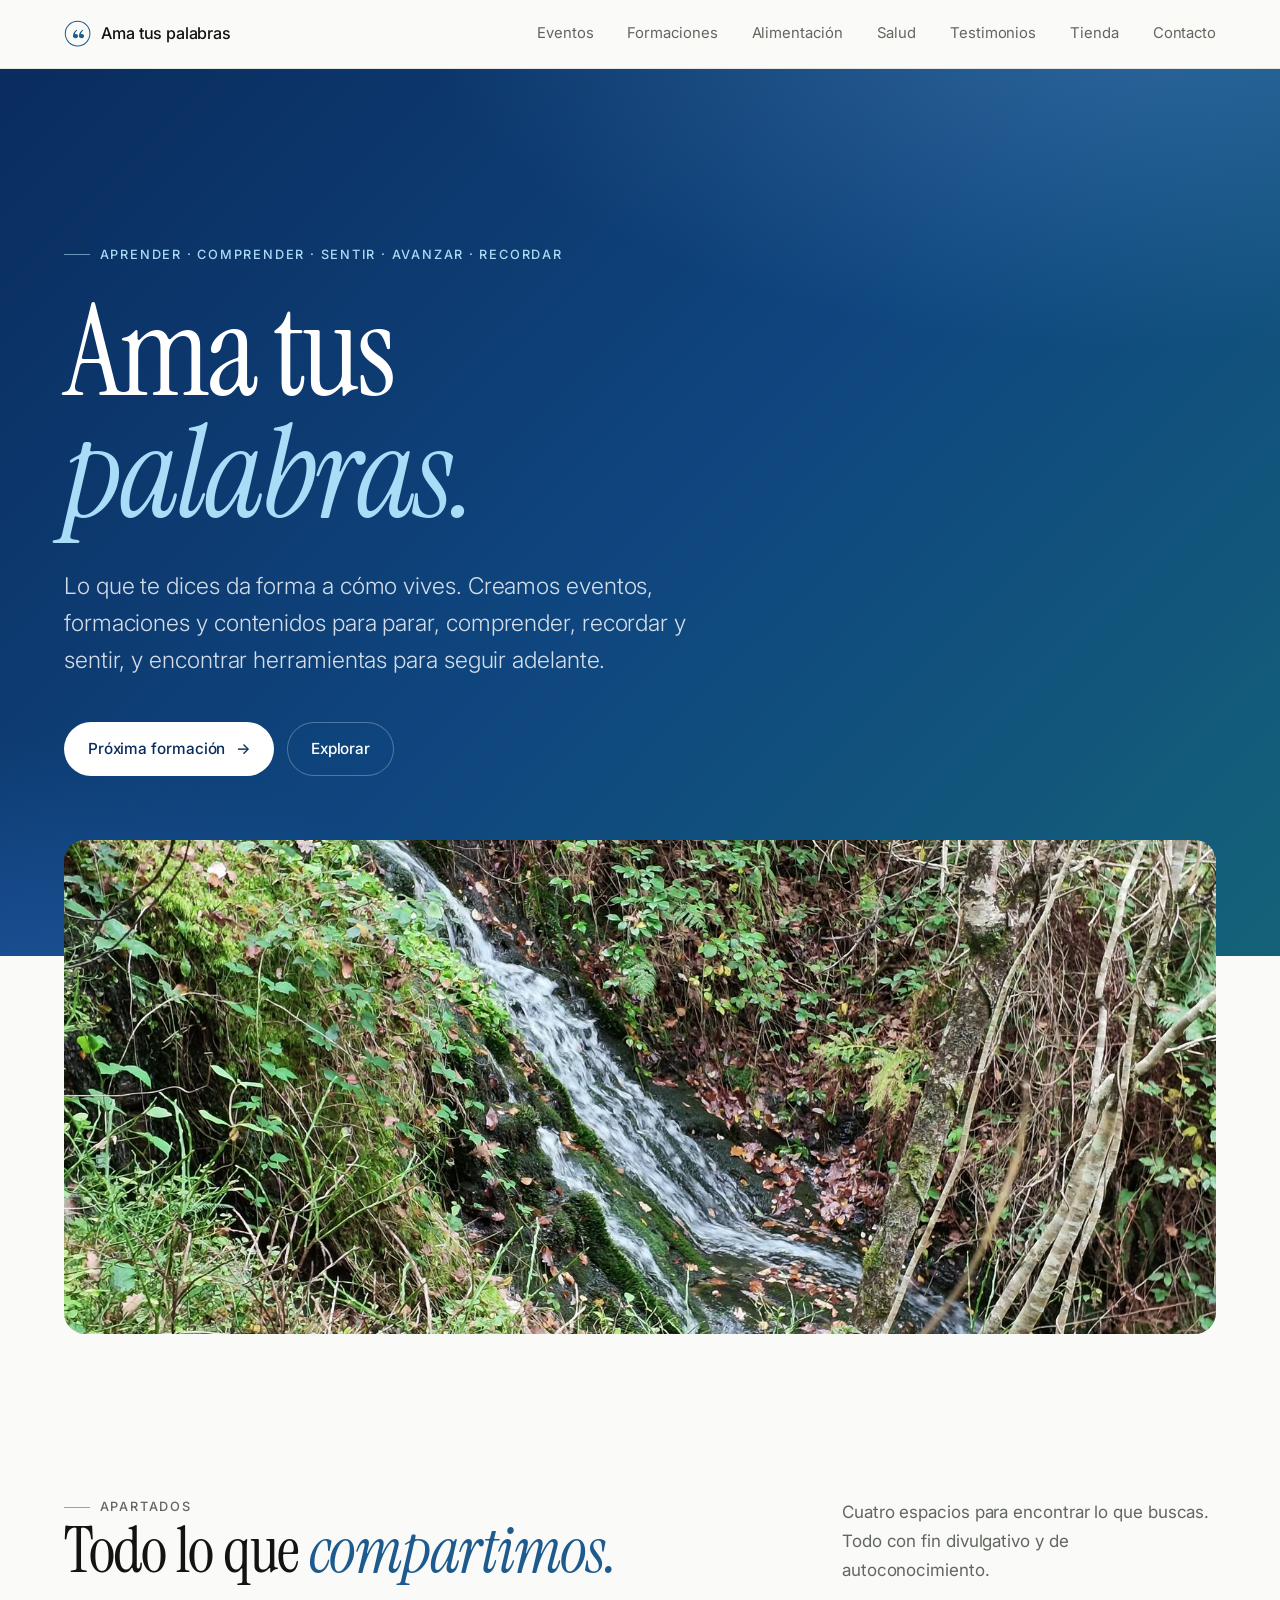
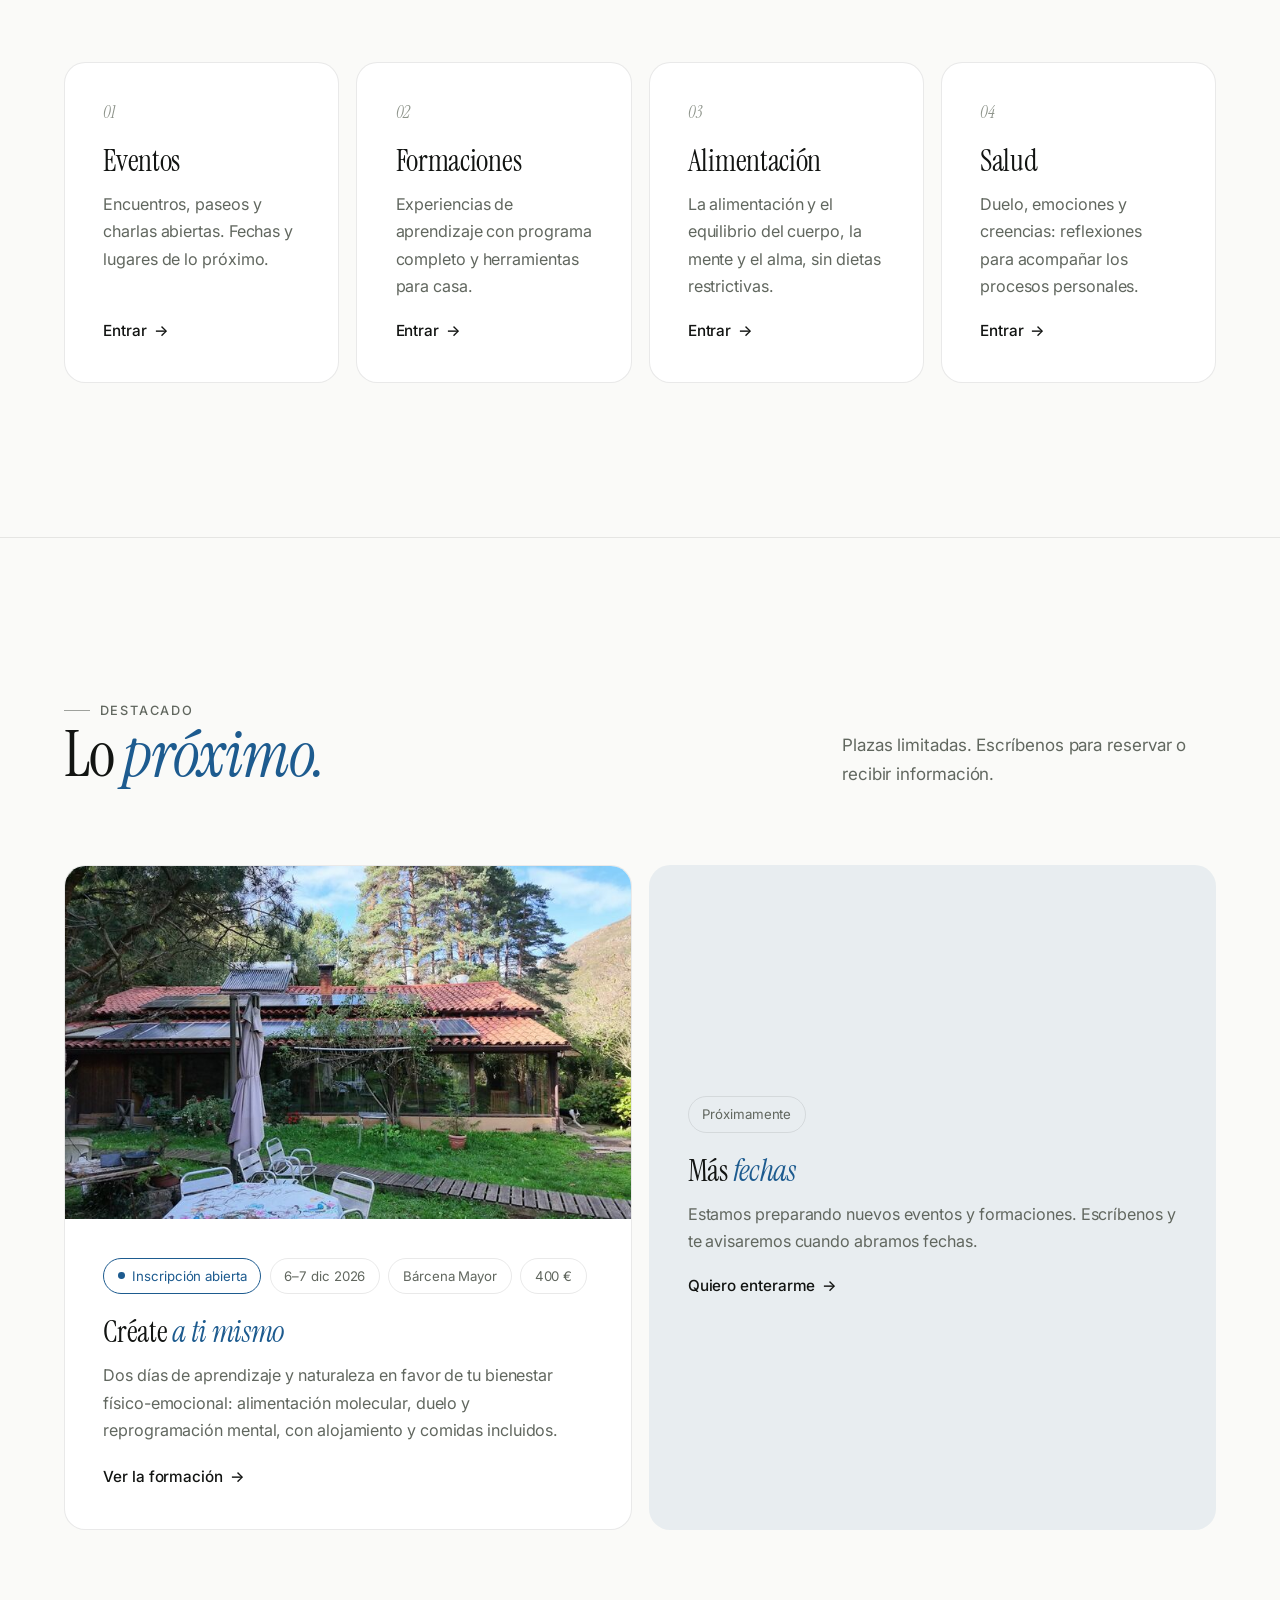
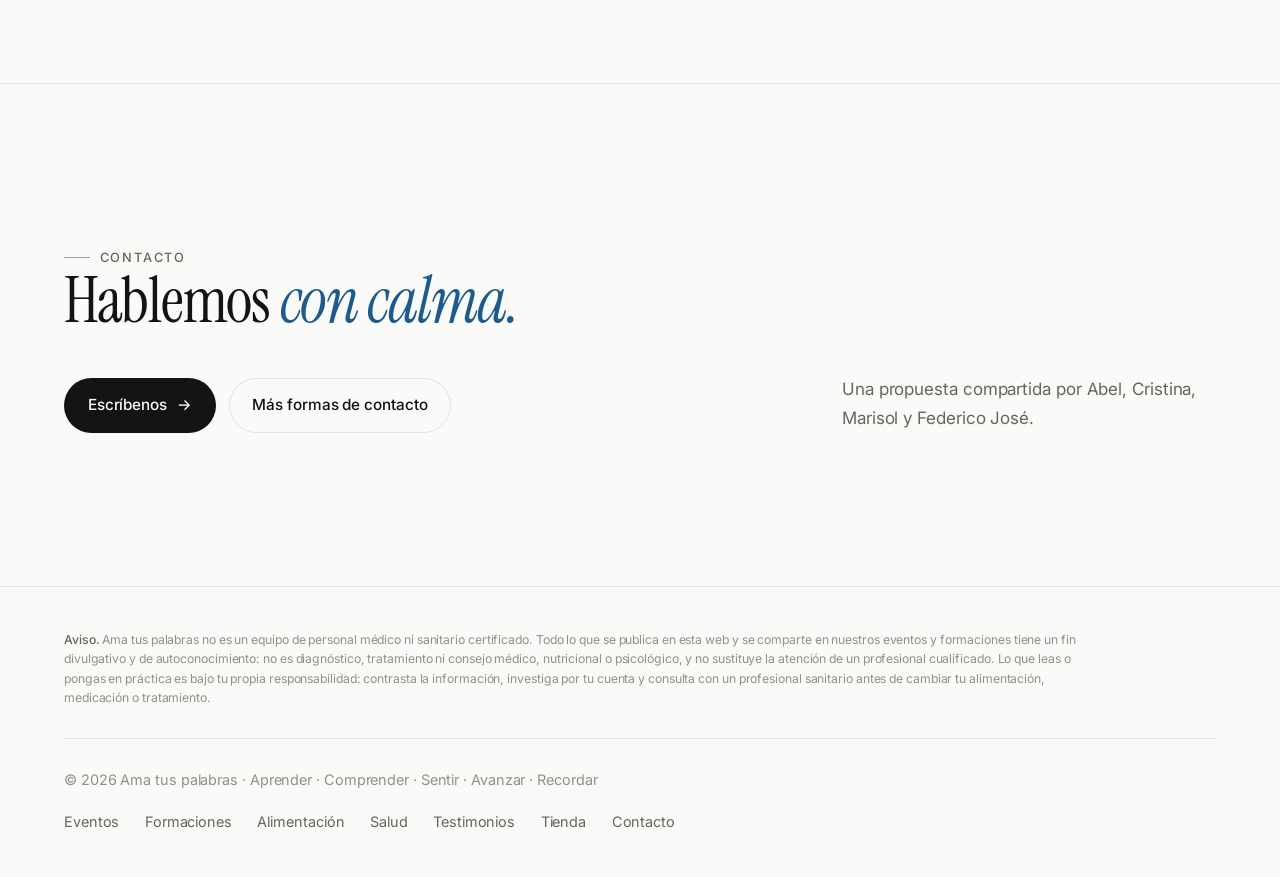
<file: index.html>
<!doctype html>
<html lang="es">
<head>
  <meta charset="utf-8">
  <meta name="viewport" content="width=device-width, initial-scale=1, viewport-fit=cover">
  <meta name="color-scheme" content="light dark">
  <meta name="theme-color" content="#fafaf8" media="(prefers-color-scheme: light)">
  <meta name="theme-color" content="#0b0c0b" media="(prefers-color-scheme: dark)">
  <meta name="description" content="Ama tus palabras: eventos, formaciones y divulgación sobre alimentación y salud para comprender tus procesos y avanzar.">
  <title>Ama tus palabras</title>
  <link rel="canonical" href="https://ama-tus-palabras.github.io/">
  <meta property="og:type" content="website">
  <meta property="og:site_name" content="Ama tus palabras">
  <meta property="og:locale" content="es_ES">
  <meta property="og:title" content="Ama tus palabras">
  <meta property="og:description" content="Ama tus palabras: eventos, formaciones y divulgación sobre alimentación y salud para comprender tus procesos y avanzar.">
  <meta property="og:url" content="https://ama-tus-palabras.github.io/">
  <meta property="og:image" content="https://ama-tus-palabras.github.io/assets/og/portada.jpg">
  <meta property="og:image:type" content="image/jpeg">
  <meta property="og:image:width" content="1200">
  <meta property="og:image:height" content="630">
  <meta property="og:image:alt" content="Ama tus palabras · Ama tus palabras">
  <meta name="twitter:card" content="summary_large_image">
  <meta name="twitter:title" content="Ama tus palabras">
  <meta name="twitter:description" content="Ama tus palabras: eventos, formaciones y divulgación sobre alimentación y salud para comprender tus procesos y avanzar.">
  <meta name="twitter:image" content="https://ama-tus-palabras.github.io/assets/og/portada.jpg">
  <link rel="icon" href="assets/mark.svg" type="image/svg+xml">
  <link rel="icon" href="assets/icon-192.png" type="image/png" sizes="192x192">
  <link rel="apple-touch-icon" href="assets/apple-touch-icon.png">
  <link rel="manifest" href="manifest.webmanifest">
  <link rel="preconnect" href="https://fonts.googleapis.com">
  <link rel="preconnect" href="https://fonts.gstatic.com" crossorigin>
  <link rel="stylesheet" href="assets/site.css?v=11ee1440">
</head>
<body>
  <header class="site-header">
    <div class="wrap">
      <a class="brand" href="./" aria-label="Ama tus palabras, inicio">
        <svg viewBox="0 0 32 32" aria-hidden="true"><circle cx="16" cy="16" r="14.5" fill="none" stroke="currentColor" stroke-width="1.2"/><path d="M10.5 19.5c0-3.6 1.6-6.4 4.4-8l.7 1c-1.7 1.2-2.6 2.6-2.8 4.3.4-.2.8-.3 1.3-.3 1.4 0 2.4 1 2.4 2.4 0 1.5-1.1 2.6-2.6 2.6-2 0-3.4-1.4-3.4-2zM17.6 19.5c0-3.6 1.6-6.4 4.4-8l.7 1c-1.7 1.2-2.6 2.6-2.8 4.3.4-.2.8-.3 1.3-.3 1.4 0 2.4 1 2.4 2.4 0 1.5-1.1 2.6-2.6 2.6-2 0-3.4-1.4-3.4-2z" fill="currentColor"/></svg>
        <span>Ama tus palabras</span>
      </a>
      <button class="menu-toggle" aria-expanded="false" aria-controls="nav">
        <svg viewBox="0 0 24 24" fill="none" stroke="currentColor" stroke-width="1.5" stroke-linecap="round" aria-hidden="true"><path d="M4 8h16M4 16h16"/></svg>
        <span class="sr-only">Abrir menú</span>
      </button>
      <nav class="nav" id="nav">
        <a href="eventos/">Eventos</a>
        <a href="formaciones/">Formaciones</a>
        <a href="alimentacion/">Alimentación</a>
        <a href="salud/">Salud</a>
        <a href="testimonios/">Testimonios</a>
        <a href="tienda/">Tienda</a>
        <a href="contacto/">Contacto</a>
      </nav>
    </div>
  </header>

  <main>
    <section class="hero wrap">
      <p class="eyebrow reveal">Aprender · Comprender · Sentir · Avanzar · Recordar</p>
      <h1 class="display reveal">Ama tus<br><em>palabras.</em></h1>
      <p class="lead reveal">Lo que te dices da forma a cómo vives. Creamos eventos, formaciones y contenidos para parar, comprender, recordar y sentir, y encontrar herramientas para seguir adelante.</p>
      <div class="actions reveal">
        <a class="button" href="formaciones/crea-te-a-ti-mismo/">Próxima formación <span class="arrow">→</span></a>
        <a class="button ghost" href="#apartados">Explorar</a>
      </div>
    </section>

    <div class="wrap pull reveal">
      <figure class="hero-media" style="margin:0">
        <img src="assets/img/cascada2-1600.jpg"
          srcset="assets/img/cascada2-800.jpg 800w,
          assets/img/cascada2-1600.jpg 1600w,
          assets/img/cascada2-2400.jpg 2400w,
          assets/img/cascada2-3840.jpg 3840w"
          sizes="(min-width: 1400px) 76rem, 100vw" alt="Cascada entre helechos y bosque" fetchpriority="high">
      </figure>
    </div>

    <section class="section wrap" id="apartados">
      <div class="section-head">
        <div>
          <p class="eyebrow reveal">Apartados</p>
          <h2 class="h2 reveal">Todo lo que <em>compartimos.</em></h2>
        </div>
        <p class="reveal">Cuatro espacios para encontrar lo que buscas. Todo con fin divulgativo y de autoconocimiento.</p>
      </div>
      <div class="grid grid-4">
        <a class="card reveal" href="eventos/">
          <span class="num">01</span>
          <h3 class="h3">Eventos</h3>
          <p>Encuentros, paseos y charlas abiertas. Fechas y lugares de lo próximo.</p>
          <span class="link" style="margin-top:auto">Entrar <span class="arrow">→</span></span>
        </a>
        <a class="card reveal" href="formaciones/">
          <span class="num">02</span>
          <h3 class="h3">Formaciones</h3>
          <p>Experiencias de aprendizaje con programa completo y herramientas para casa.</p>
          <span class="link" style="margin-top:auto">Entrar <span class="arrow">→</span></span>
        </a>
        <a class="card reveal" href="alimentacion/">
          <span class="num">03</span>
          <h3 class="h3">Alimentación</h3>
          <p>La alimentación y el equilibrio del cuerpo, la mente y el alma, sin dietas restrictivas.</p>
          <span class="link" style="margin-top:auto">Entrar <span class="arrow">→</span></span>
        </a>
        <a class="card reveal" href="salud/">
          <span class="num">04</span>
          <h3 class="h3">Salud</h3>
          <p>Duelo, emociones y creencias: reflexiones para acompañar los procesos personales.</p>
          <span class="link" style="margin-top:auto">Entrar <span class="arrow">→</span></span>
        </a>
      </div>
    </section>

    <section class="section wrap">
      <div class="section-head">
        <div>
          <p class="eyebrow reveal">Destacado</p>
          <h2 class="h2 reveal">Lo <em>próximo.</em></h2>
        </div>
        <p class="reveal">Plazas limitadas. Escríbenos para reservar o recibir información.</p>
      </div>
      <div class="grid grid-2">
        <a class="card reveal" href="formaciones/crea-te-a-ti-mismo/" style="padding:0;overflow:hidden">
          <div class="hero-media" style="aspect-ratio:16/10;border-radius:0">
            <img src="assets/img/casa-1600.jpg"
          srcset="assets/img/casa-800.jpg 800w,
          assets/img/casa-1600.jpg 1600w,
          assets/img/casa-2400.jpg 2400w"
          sizes="(min-width: 760px) 38rem, 100vw" alt="La casa del encuentro, con jardín y bosque alrededor" loading="lazy" decoding="async">
          </div>
          <div style="padding:clamp(1.5rem,3vw,2.25rem)">
            <div class="tags"><span class="tag live">Inscripción abierta</span><span class="tag">6–7 dic 2026</span><span class="tag">Bárcena Mayor</span><span class="tag">400 €</span></div>
            <h3 class="h3">Créate <em>a ti mismo</em></h3>
            <p>Dos días de aprendizaje y naturaleza en favor de tu bienestar físico-emocional: alimentación molecular, duelo y reprogramación mental, con alojamiento y comidas incluidos.</p>
            <span class="link">Ver la formación <span class="arrow">→</span></span>
          </div>
        </a>
        <div class="card accent reveal" style="justify-content:center">
          <div class="tags"><span class="tag">Próximamente</span></div>
          <h3 class="h3">Más <em>fechas</em></h3>
          <p>Estamos preparando nuevos eventos y formaciones. Escríbenos y te avisaremos cuando abramos fechas.</p>
          <a class="link" href="#contacto">Quiero enterarme <span class="arrow">→</span></a>
        </div>
      </div>
    </section>

    <section class="section wrap" id="contacto">
      <div class="section-head" style="margin-bottom:0">
        <div>
          <p class="eyebrow reveal">Contacto</p>
          <h2 class="h2 reveal">Hablemos <em>con calma.</em></h2>
          <div class="actions reveal">
            <a class="button" href="mailto:federico@fe-derico.com?subject=Informaci%C3%B3n%20sobre%20Ama%20tus%20palabras">Escríbenos <span class="arrow">→</span></a>
            <a class="button ghost" href="contacto/">Más formas de contacto</a>
          </div>
        </div>
        <p class="reveal">Una propuesta compartida por Abel, Cristina, Marisol y Federico José.</p>
      </div>
    </section>
  </main>

  <footer class="site-footer">
    <div class="wrap">
      <p class="disclaimer"><strong>Aviso.</strong> Ama tus palabras no es un equipo de personal médico ni sanitario certificado. Todo lo que se publica en esta web y se comparte en nuestros eventos y formaciones tiene un fin divulgativo y de autoconocimiento: no es diagnóstico, tratamiento ni consejo médico, nutricional o psicológico, y no sustituye la atención de un profesional cualificado. Lo que leas o pongas en práctica es bajo tu propia responsabilidad: contrasta la información, investiga por tu cuenta y consulta con un profesional sanitario antes de cambiar tu alimentación, medicación o tratamiento.</p>
      <div class="footer-row">
        <span>© 2026 Ama tus palabras · Aprender · Comprender · Sentir · Avanzar · Recordar</span>
        <nav><a href="eventos/">Eventos</a> <a href="formaciones/">Formaciones</a> <a href="alimentacion/">Alimentación</a> <a href="salud/">Salud</a> <a href="testimonios/">Testimonios</a> <a href="tienda/">Tienda</a> <a href="contacto/">Contacto</a></nav>
      </div>
    </div>
  </footer>
  <script src="assets/site.js?v=11ee1440"></script>
</body>
</html>
</file>
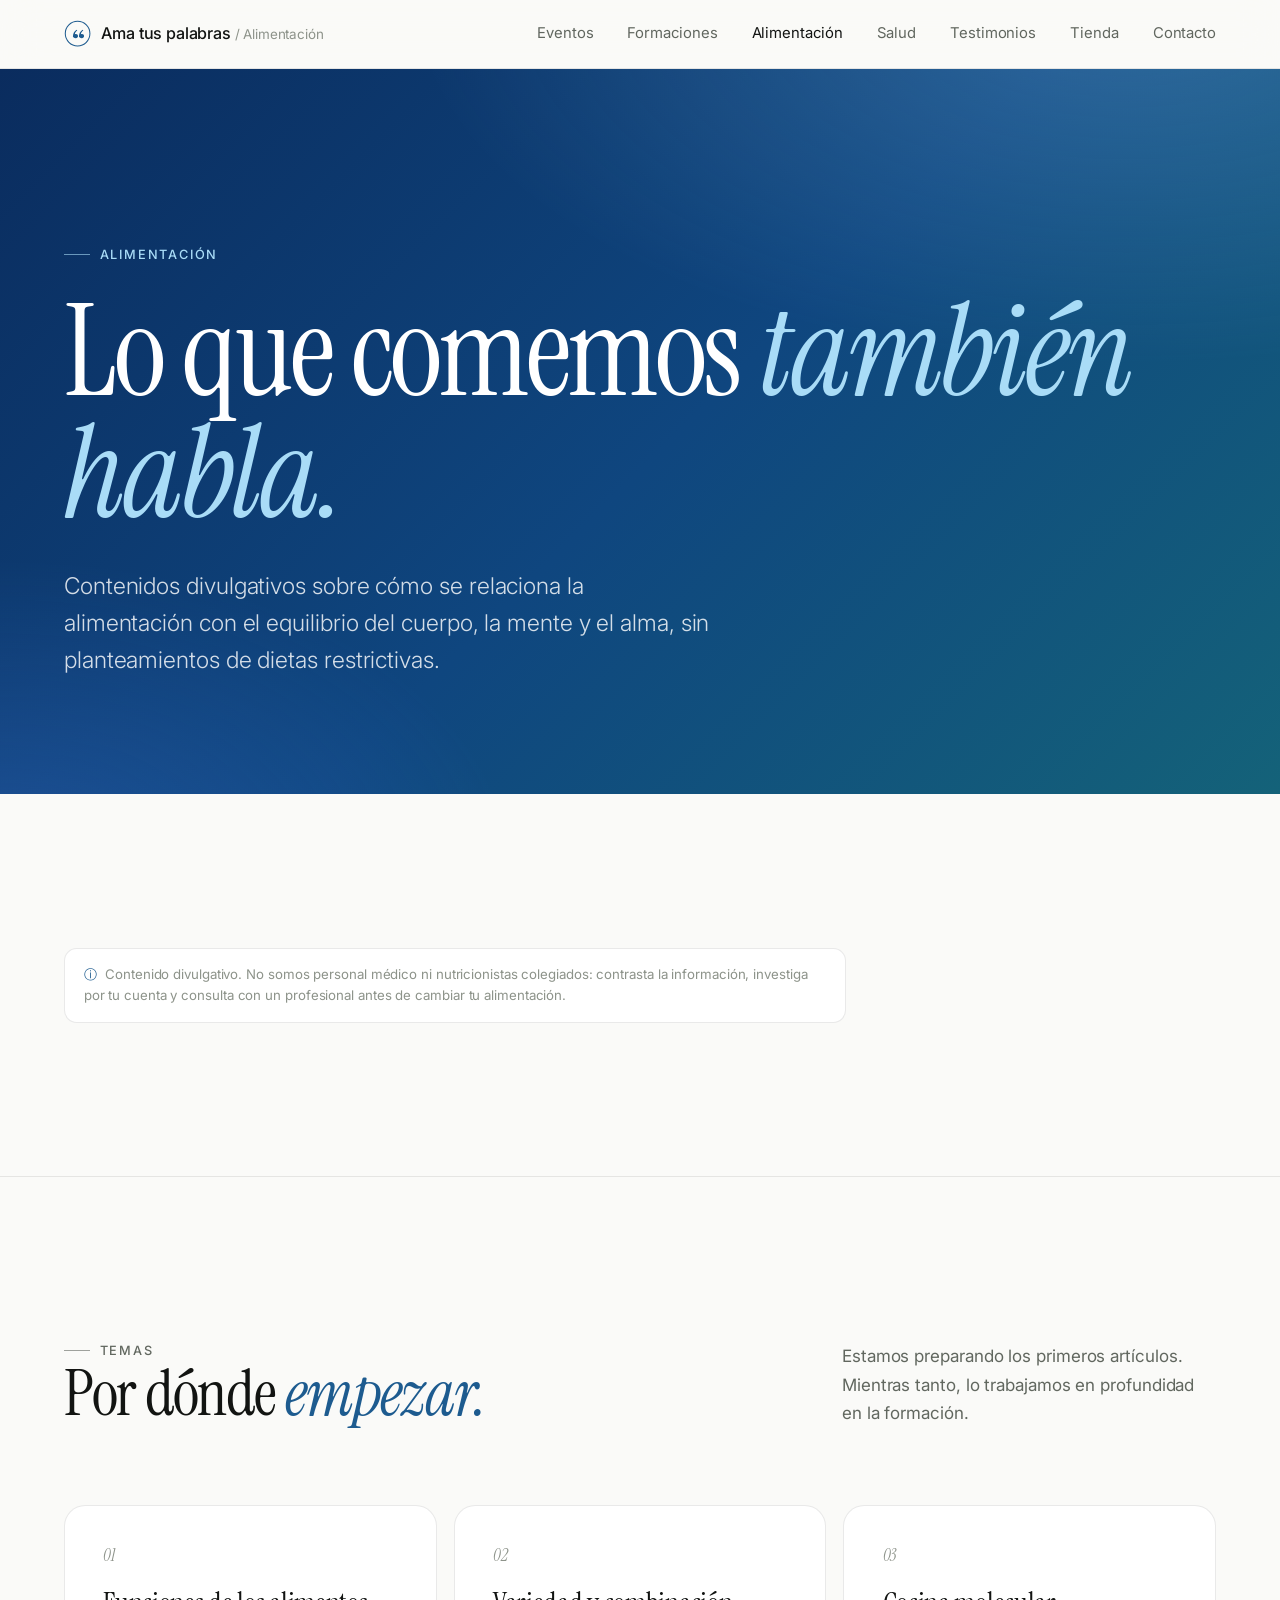
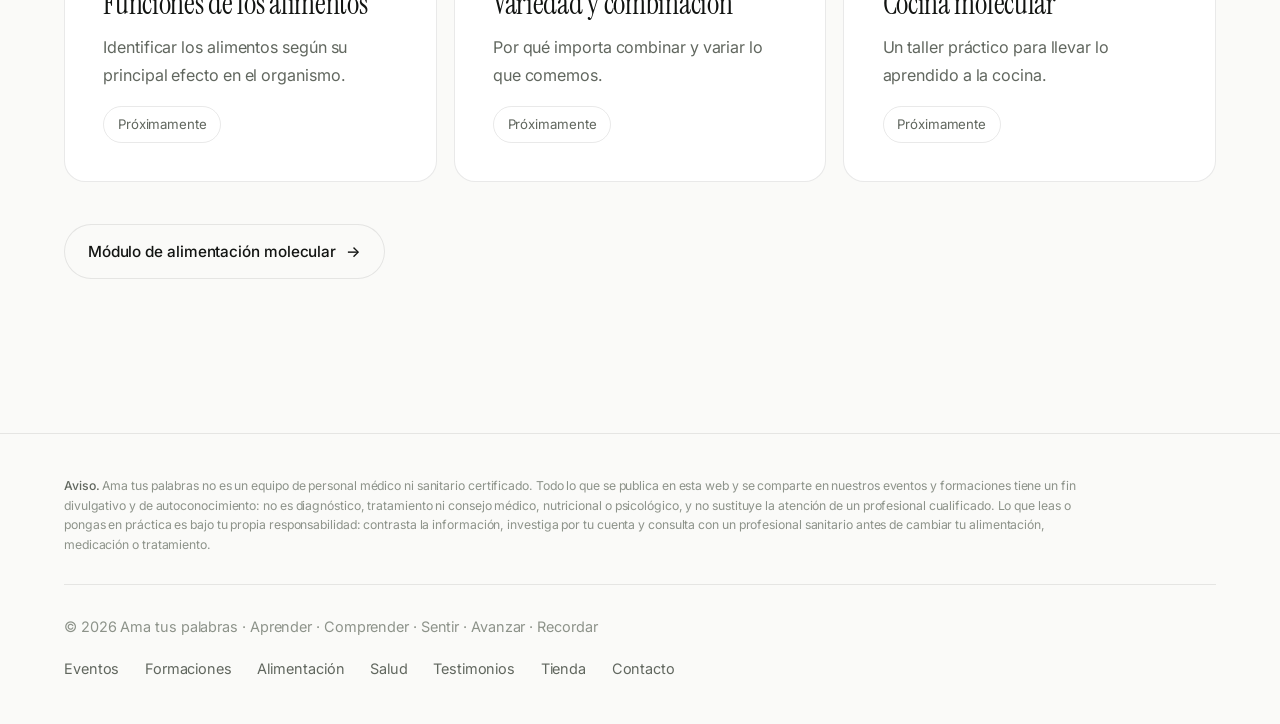
<file: alimentacion/index.html>
<!doctype html>
<html lang="es">
<head>
  <meta charset="utf-8">
  <meta name="viewport" content="width=device-width, initial-scale=1, viewport-fit=cover">
  <meta name="color-scheme" content="light dark">
  <meta name="theme-color" content="#fafaf8" media="(prefers-color-scheme: light)">
  <meta name="theme-color" content="#0b0c0b" media="(prefers-color-scheme: dark)">
  <meta name="description" content="Divulgación sobre alimentación de Ama tus palabras. No es consejo médico ni nutricional.">
  <title>Alimentación · Ama tus palabras</title>
  <link rel="canonical" href="https://ama-tus-palabras.github.io/alimentacion/">
  <meta property="og:type" content="website">
  <meta property="og:site_name" content="Ama tus palabras">
  <meta property="og:locale" content="es_ES">
  <meta property="og:title" content="Alimentación">
  <meta property="og:description" content="Divulgación sobre alimentación de Ama tus palabras. No es consejo médico ni nutricional.">
  <meta property="og:url" content="https://ama-tus-palabras.github.io/alimentacion/">
  <meta property="og:image" content="https://ama-tus-palabras.github.io/assets/og/alimentacion.jpg">
  <meta property="og:image:type" content="image/jpeg">
  <meta property="og:image:width" content="1200">
  <meta property="og:image:height" content="630">
  <meta property="og:image:alt" content="Alimentación · Ama tus palabras">
  <meta name="twitter:card" content="summary_large_image">
  <meta name="twitter:title" content="Alimentación">
  <meta name="twitter:description" content="Divulgación sobre alimentación de Ama tus palabras. No es consejo médico ni nutricional.">
  <meta name="twitter:image" content="https://ama-tus-palabras.github.io/assets/og/alimentacion.jpg">
  <link rel="icon" href="../assets/mark.svg" type="image/svg+xml">
  <link rel="icon" href="../assets/icon-192.png" type="image/png" sizes="192x192">
  <link rel="apple-touch-icon" href="../assets/apple-touch-icon.png">
  <link rel="manifest" href="../manifest.webmanifest">
  <link rel="preconnect" href="https://fonts.googleapis.com">
  <link rel="preconnect" href="https://fonts.gstatic.com" crossorigin>
  <link rel="stylesheet" href="../assets/site.css?v=11ee1440">
</head>
<body>
  <header class="site-header">
    <div class="wrap">
      <a class="brand" href="../" aria-label="Ama tus palabras, inicio">
        <svg viewBox="0 0 32 32" aria-hidden="true"><circle cx="16" cy="16" r="14.5" fill="none" stroke="currentColor" stroke-width="1.2"/><path d="M10.5 19.5c0-3.6 1.6-6.4 4.4-8l.7 1c-1.7 1.2-2.6 2.6-2.8 4.3.4-.2.8-.3 1.3-.3 1.4 0 2.4 1 2.4 2.4 0 1.5-1.1 2.6-2.6 2.6-2 0-3.4-1.4-3.4-2zM17.6 19.5c0-3.6 1.6-6.4 4.4-8l.7 1c-1.7 1.2-2.6 2.6-2.8 4.3.4-.2.8-.3 1.3-.3 1.4 0 2.4 1 2.4 2.4 0 1.5-1.1 2.6-2.6 2.6-2 0-3.4-1.4-3.4-2z" fill="currentColor"/></svg>
        <span>Ama tus palabras <small>/ Alimentación</small></span>
      </a>
      <button class="menu-toggle" aria-expanded="false" aria-controls="nav">
        <svg viewBox="0 0 24 24" fill="none" stroke="currentColor" stroke-width="1.5" stroke-linecap="round" aria-hidden="true"><path d="M4 8h16M4 16h16"/></svg>
        <span class="sr-only">Abrir menú</span>
      </button>
      <nav class="nav" id="nav">
        <a href="../eventos/">Eventos</a>
        <a href="../formaciones/">Formaciones</a>
        <a href="../alimentacion/" aria-current="page">Alimentación</a>
        <a href="../salud/">Salud</a>
        <a href="../testimonios/">Testimonios</a>
        <a href="../tienda/">Tienda</a>
        <a href="../contacto/">Contacto</a>
      </nav>
    </div>
  </header>

  <main>
    <section class="hero wrap">
      <p class="eyebrow reveal">Alimentación</p>
      <h1 class="display reveal">Lo que comemos <em>también habla.</em></h1>
      <p class="lead reveal">Contenidos divulgativos sobre cómo se relaciona la alimentación con el equilibrio del cuerpo, la mente y el alma, sin planteamientos de dietas restrictivas.</p>
    </section>

    <section class="section wrap">
      <p class="notice reveal">Contenido divulgativo. No somos personal médico ni nutricionistas colegiados: contrasta la información, investiga por tu cuenta y consulta con un profesional antes de cambiar tu alimentación.</p>
    </section>

    <section class="section wrap">
      <div class="section-head">
        <div>
          <p class="eyebrow reveal">Temas</p>
          <h2 class="h2 reveal">Por dónde <em>empezar.</em></h2>
        </div>
        <p class="reveal">Estamos preparando los primeros artículos. Mientras tanto, lo trabajamos en profundidad en la formación.</p>
      </div>
      <div class="grid grid-3">
        <div class="card reveal">
          <span class="num">01</span>
          <h3 class="h3">Funciones de los alimentos</h3>
          <p>Identificar los alimentos según su principal efecto en el organismo.</p>
          <div class="tags" style="margin-top:auto"><span class="tag">Próximamente</span></div>
        </div>
        <div class="card reveal">
          <span class="num">02</span>
          <h3 class="h3">Variedad y combinación</h3>
          <p>Por qué importa combinar y variar lo que comemos.</p>
          <div class="tags" style="margin-top:auto"><span class="tag">Próximamente</span></div>
        </div>
        <div class="card reveal">
          <span class="num">03</span>
          <h3 class="h3">Cocina molecular</h3>
          <p>Un taller práctico para llevar lo aprendido a la cocina.</p>
          <div class="tags" style="margin-top:auto"><span class="tag">Próximamente</span></div>
        </div>
      </div>
      <div class="actions reveal">
        <a class="button ghost" href="../formaciones/crea-te-a-ti-mismo/#modulos">Módulo de alimentación molecular <span class="arrow">→</span></a>
      </div>
    </section>
  </main>

  <footer class="site-footer">
    <div class="wrap">
      <p class="disclaimer"><strong>Aviso.</strong> Ama tus palabras no es un equipo de personal médico ni sanitario certificado. Todo lo que se publica en esta web y se comparte en nuestros eventos y formaciones tiene un fin divulgativo y de autoconocimiento: no es diagnóstico, tratamiento ni consejo médico, nutricional o psicológico, y no sustituye la atención de un profesional cualificado. Lo que leas o pongas en práctica es bajo tu propia responsabilidad: contrasta la información, investiga por tu cuenta y consulta con un profesional sanitario antes de cambiar tu alimentación, medicación o tratamiento.</p>
      <div class="footer-row">
        <span>© 2026 Ama tus palabras · Aprender · Comprender · Sentir · Avanzar · Recordar</span>
        <nav><a href="../eventos/">Eventos</a> <a href="../formaciones/">Formaciones</a> <a href="../alimentacion/">Alimentación</a> <a href="../salud/">Salud</a> <a href="../testimonios/">Testimonios</a> <a href="../tienda/">Tienda</a> <a href="../contacto/">Contacto</a></nav>
      </div>
    </div>
  </footer>
  <script src="../assets/site.js?v=11ee1440"></script>
</body>
</html>
</file>
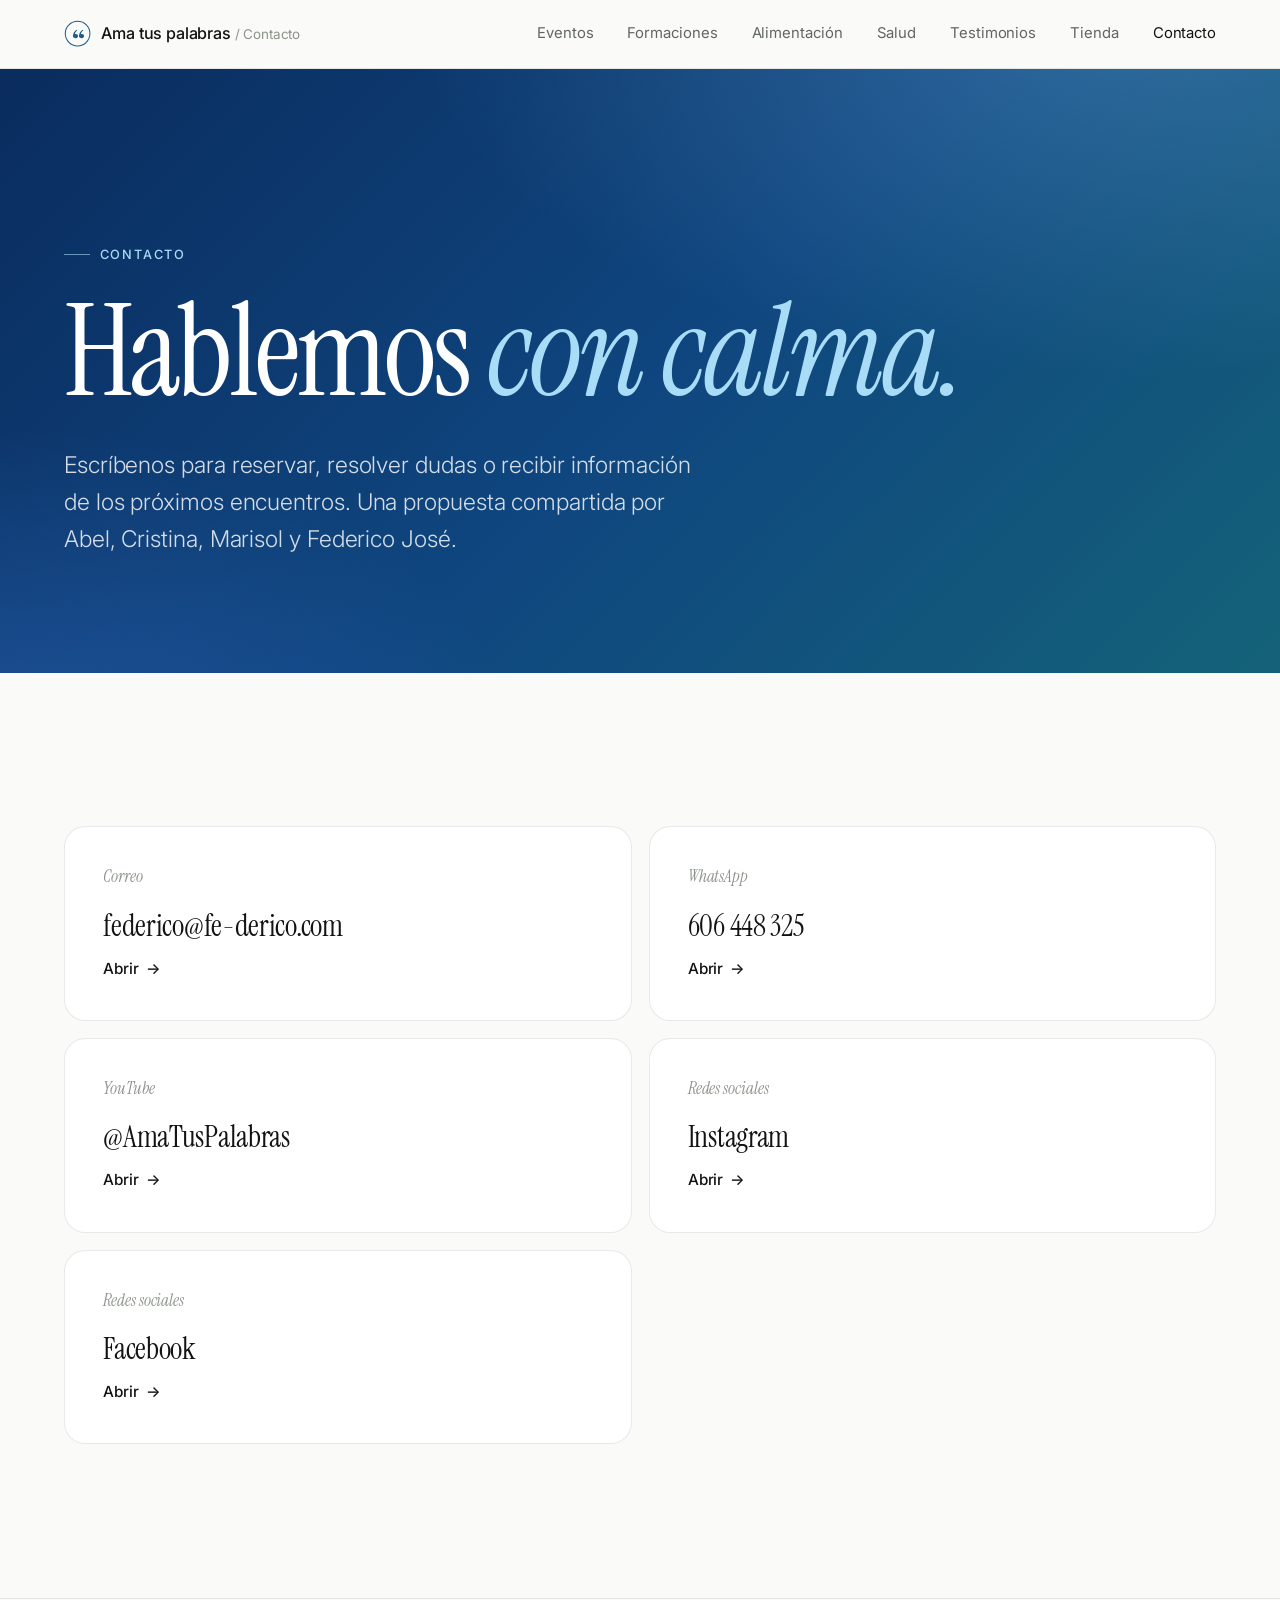
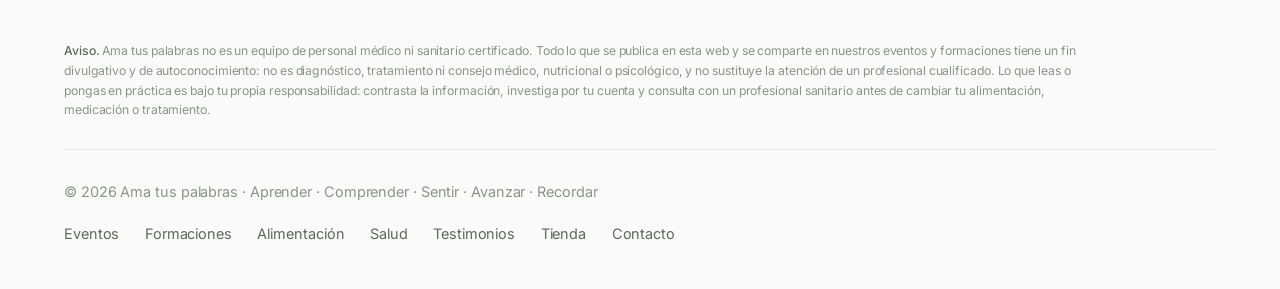
<file: contacto/index.html>
<!doctype html>
<html lang="es">
<head>
  <meta charset="utf-8">
  <meta name="viewport" content="width=device-width, initial-scale=1, viewport-fit=cover">
  <meta name="color-scheme" content="light dark">
  <meta name="theme-color" content="#fafaf8" media="(prefers-color-scheme: light)">
  <meta name="theme-color" content="#0b0c0b" media="(prefers-color-scheme: dark)">
  <meta name="description" content="Contacto de Ama tus palabras: correo, WhatsApp, YouTube y redes sociales.">
  <title>Contacto · Ama tus palabras</title>
  <link rel="canonical" href="https://ama-tus-palabras.github.io/contacto/">
  <meta property="og:type" content="website">
  <meta property="og:site_name" content="Ama tus palabras">
  <meta property="og:locale" content="es_ES">
  <meta property="og:title" content="Contacto">
  <meta property="og:description" content="Contacto de Ama tus palabras: correo, WhatsApp, YouTube y redes sociales.">
  <meta property="og:url" content="https://ama-tus-palabras.github.io/contacto/">
  <meta property="og:image" content="https://ama-tus-palabras.github.io/assets/og/contacto.jpg">
  <meta property="og:image:type" content="image/jpeg">
  <meta property="og:image:width" content="1200">
  <meta property="og:image:height" content="630">
  <meta property="og:image:alt" content="Contacto · Ama tus palabras">
  <meta name="twitter:card" content="summary_large_image">
  <meta name="twitter:title" content="Contacto">
  <meta name="twitter:description" content="Contacto de Ama tus palabras: correo, WhatsApp, YouTube y redes sociales.">
  <meta name="twitter:image" content="https://ama-tus-palabras.github.io/assets/og/contacto.jpg">
  <link rel="icon" href="../assets/mark.svg" type="image/svg+xml">
  <link rel="icon" href="../assets/icon-192.png" type="image/png" sizes="192x192">
  <link rel="apple-touch-icon" href="../assets/apple-touch-icon.png">
  <link rel="manifest" href="../manifest.webmanifest">
  <link rel="preconnect" href="https://fonts.googleapis.com">
  <link rel="preconnect" href="https://fonts.gstatic.com" crossorigin>
  <link rel="stylesheet" href="../assets/site.css?v=11ee1440">
</head>
<body>
  <header class="site-header">
    <div class="wrap">
      <a class="brand" href="../" aria-label="Ama tus palabras, inicio">
        <svg viewBox="0 0 32 32" aria-hidden="true"><circle cx="16" cy="16" r="14.5" fill="none" stroke="currentColor" stroke-width="1.2"/><path d="M10.5 19.5c0-3.6 1.6-6.4 4.4-8l.7 1c-1.7 1.2-2.6 2.6-2.8 4.3.4-.2.8-.3 1.3-.3 1.4 0 2.4 1 2.4 2.4 0 1.5-1.1 2.6-2.6 2.6-2 0-3.4-1.4-3.4-2zM17.6 19.5c0-3.6 1.6-6.4 4.4-8l.7 1c-1.7 1.2-2.6 2.6-2.8 4.3.4-.2.8-.3 1.3-.3 1.4 0 2.4 1 2.4 2.4 0 1.5-1.1 2.6-2.6 2.6-2 0-3.4-1.4-3.4-2z" fill="currentColor"/></svg>
        <span>Ama tus palabras <small>/ Contacto</small></span>
      </a>
      <button class="menu-toggle" aria-expanded="false" aria-controls="nav">
        <svg viewBox="0 0 24 24" fill="none" stroke="currentColor" stroke-width="1.5" stroke-linecap="round" aria-hidden="true"><path d="M4 8h16M4 16h16"/></svg>
        <span class="sr-only">Abrir menú</span>
      </button>
      <nav class="nav" id="nav">
        <a href="../eventos/">Eventos</a>
        <a href="../formaciones/">Formaciones</a>
        <a href="../alimentacion/">Alimentación</a>
        <a href="../salud/">Salud</a>
        <a href="../testimonios/">Testimonios</a>
        <a href="../tienda/">Tienda</a>
        <a href="../contacto/" aria-current="page">Contacto</a>
      </nav>
    </div>
  </header>

  <main>
    <section class="hero wrap">
      <p class="eyebrow reveal">Contacto</p>
      <h1 class="display reveal">Hablemos <em>con calma.</em></h1>
      <p class="lead reveal">Escríbenos para reservar, resolver dudas o recibir información de los próximos encuentros. Una propuesta compartida por Abel, Cristina, Marisol y Federico José.</p>
    </section>

    <section class="section wrap">
      <div class="grid grid-2">
        <a class="card reveal" href="mailto:federico@fe-derico.com?subject=Informaci%C3%B3n%20sobre%20Ama%20tus%20palabras">
          <span class="num">Correo</span>
          <h3 class="h3">federico@fe-derico.com</h3>
          <span class="link" style="margin-top:auto">Abrir <span class="arrow">→</span></span>
        </a>
        <a class="card reveal" href="https://wa.me/34606448325" target="_blank" rel="noopener">
          <span class="num">WhatsApp</span>
          <h3 class="h3">606 448 325</h3>
          <span class="link" style="margin-top:auto">Abrir <span class="arrow">→</span></span>
        </a>
        <a class="card reveal" href="https://www.youtube.com/@AmaTusPalabras" target="_blank" rel="noopener">
          <span class="num">YouTube</span>
          <h3 class="h3">@AmaTusPalabras</h3>
          <span class="link" style="margin-top:auto">Abrir <span class="arrow">→</span></span>
        </a>
        <a class="card reveal" href="https://www.instagram.com/fe_dericojose/" target="_blank" rel="noopener">
          <span class="num">Redes sociales</span>
          <h3 class="h3">Instagram</h3>
          <span class="link" style="margin-top:auto">Abrir <span class="arrow">→</span></span>
        </a>
        <a class="card reveal" href="https://www.facebook.com/federicojosegonzalezsanmartin/" target="_blank" rel="noopener">
          <span class="num">Redes sociales</span>
          <h3 class="h3">Facebook</h3>
          <span class="link" style="margin-top:auto">Abrir <span class="arrow">→</span></span>
        </a>
      </div>
    </section>
  </main>

  <footer class="site-footer">
    <div class="wrap">
      <p class="disclaimer"><strong>Aviso.</strong> Ama tus palabras no es un equipo de personal médico ni sanitario certificado. Todo lo que se publica en esta web y se comparte en nuestros eventos y formaciones tiene un fin divulgativo y de autoconocimiento: no es diagnóstico, tratamiento ni consejo médico, nutricional o psicológico, y no sustituye la atención de un profesional cualificado. Lo que leas o pongas en práctica es bajo tu propia responsabilidad: contrasta la información, investiga por tu cuenta y consulta con un profesional sanitario antes de cambiar tu alimentación, medicación o tratamiento.</p>
      <div class="footer-row">
        <span>© 2026 Ama tus palabras · Aprender · Comprender · Sentir · Avanzar · Recordar</span>
        <nav><a href="../eventos/">Eventos</a> <a href="../formaciones/">Formaciones</a> <a href="../alimentacion/">Alimentación</a> <a href="../salud/">Salud</a> <a href="../testimonios/">Testimonios</a> <a href="../tienda/">Tienda</a> <a href="../contacto/">Contacto</a></nav>
      </div>
    </div>
  </footer>
  <script src="../assets/site.js?v=11ee1440"></script>
</body>
</html>
</file>
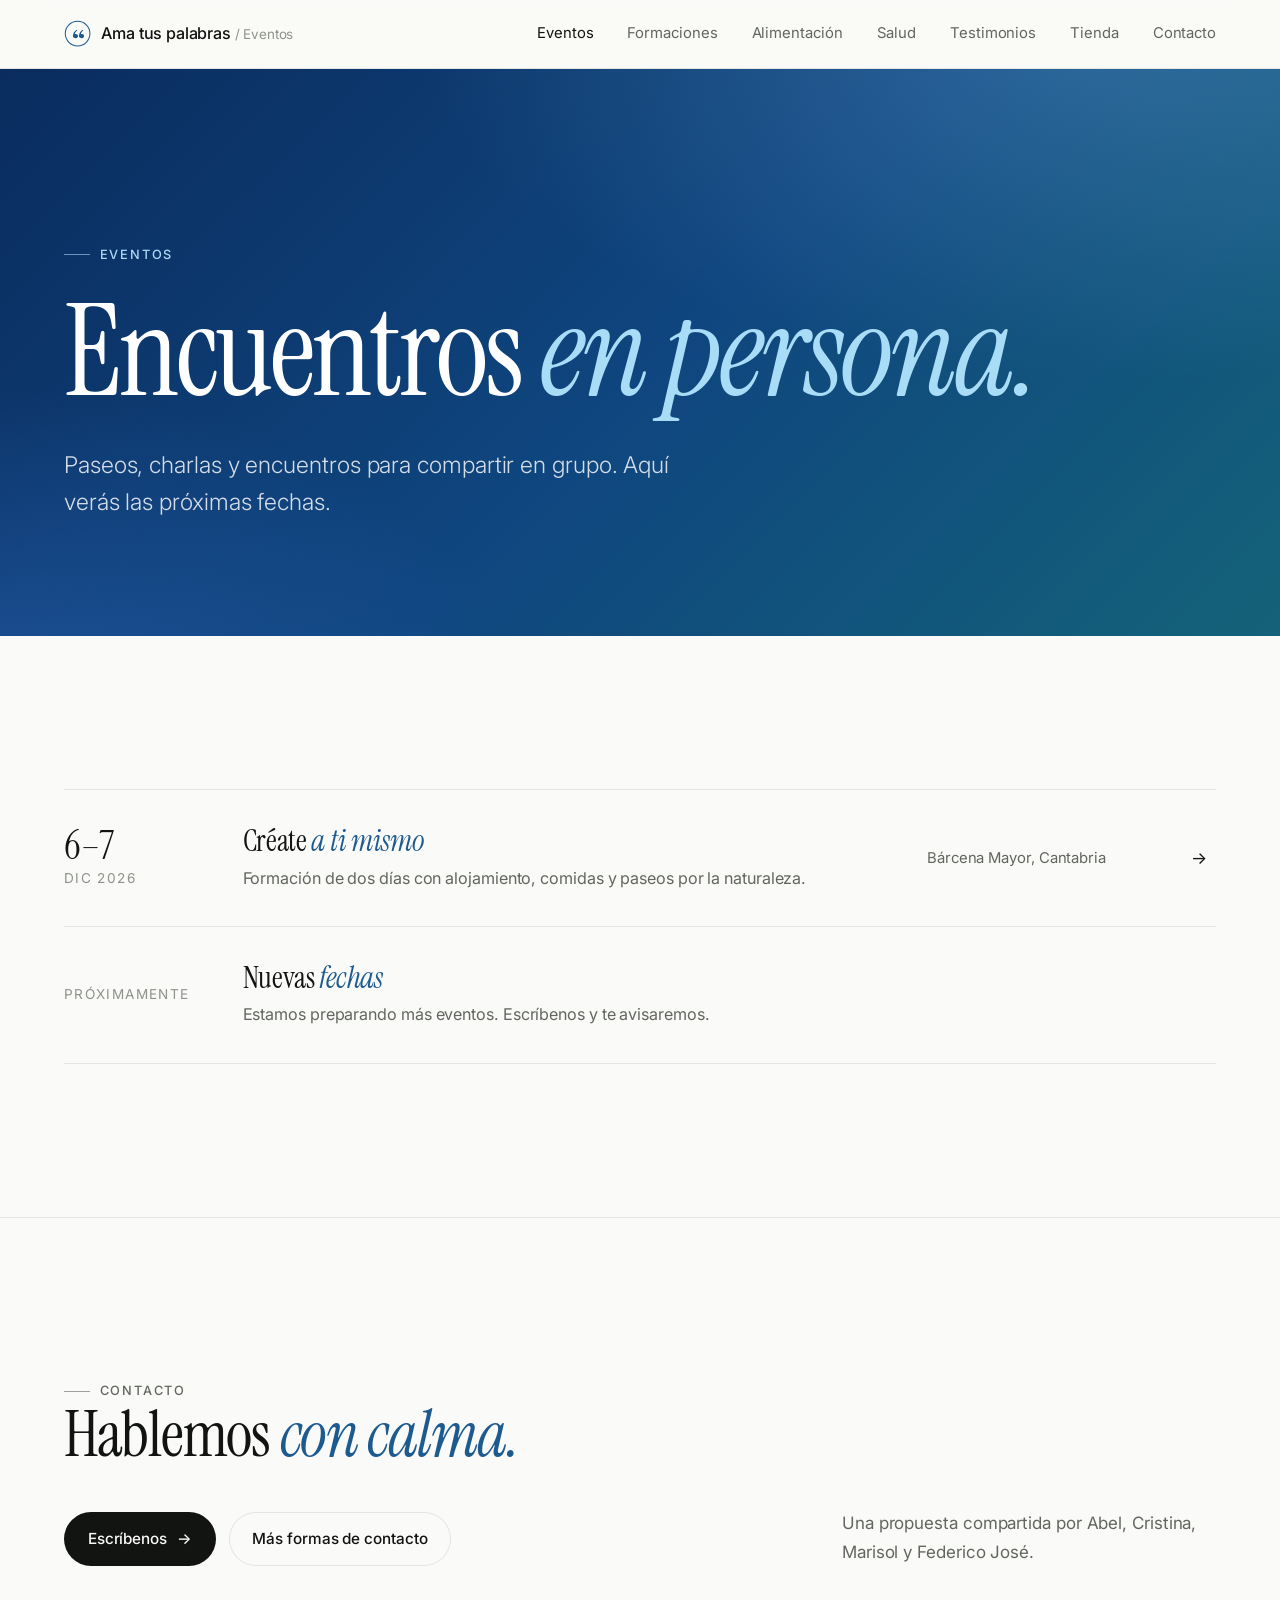
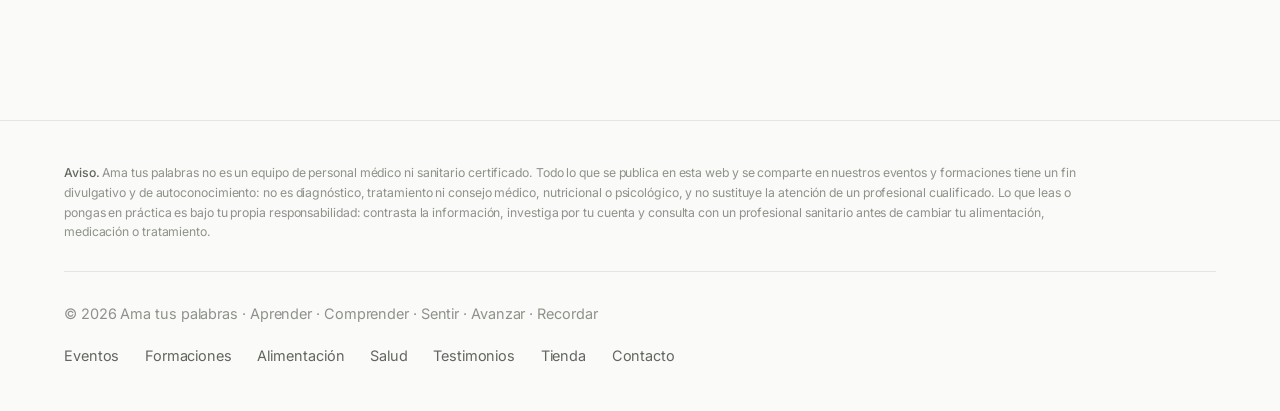
<file: eventos/index.html>
<!doctype html>
<html lang="es">
<head>
  <meta charset="utf-8">
  <meta name="viewport" content="width=device-width, initial-scale=1, viewport-fit=cover">
  <meta name="color-scheme" content="light dark">
  <meta name="theme-color" content="#fafaf8" media="(prefers-color-scheme: light)">
  <meta name="theme-color" content="#0b0c0b" media="(prefers-color-scheme: dark)">
  <meta name="description" content="Próximos eventos de Ama tus palabras: encuentros, paseos y charlas.">
  <title>Eventos · Ama tus palabras</title>
  <link rel="canonical" href="https://ama-tus-palabras.github.io/eventos/">
  <meta property="og:type" content="website">
  <meta property="og:site_name" content="Ama tus palabras">
  <meta property="og:locale" content="es_ES">
  <meta property="og:title" content="Eventos">
  <meta property="og:description" content="Próximos eventos de Ama tus palabras: encuentros, paseos y charlas.">
  <meta property="og:url" content="https://ama-tus-palabras.github.io/eventos/">
  <meta property="og:image" content="https://ama-tus-palabras.github.io/assets/og/eventos.jpg">
  <meta property="og:image:type" content="image/jpeg">
  <meta property="og:image:width" content="1200">
  <meta property="og:image:height" content="630">
  <meta property="og:image:alt" content="Eventos · Ama tus palabras">
  <meta name="twitter:card" content="summary_large_image">
  <meta name="twitter:title" content="Eventos">
  <meta name="twitter:description" content="Próximos eventos de Ama tus palabras: encuentros, paseos y charlas.">
  <meta name="twitter:image" content="https://ama-tus-palabras.github.io/assets/og/eventos.jpg">
  <link rel="icon" href="../assets/mark.svg" type="image/svg+xml">
  <link rel="icon" href="../assets/icon-192.png" type="image/png" sizes="192x192">
  <link rel="apple-touch-icon" href="../assets/apple-touch-icon.png">
  <link rel="manifest" href="../manifest.webmanifest">
  <link rel="preconnect" href="https://fonts.googleapis.com">
  <link rel="preconnect" href="https://fonts.gstatic.com" crossorigin>
  <link rel="stylesheet" href="../assets/site.css?v=11ee1440">
</head>
<body>
  <header class="site-header">
    <div class="wrap">
      <a class="brand" href="../" aria-label="Ama tus palabras, inicio">
        <svg viewBox="0 0 32 32" aria-hidden="true"><circle cx="16" cy="16" r="14.5" fill="none" stroke="currentColor" stroke-width="1.2"/><path d="M10.5 19.5c0-3.6 1.6-6.4 4.4-8l.7 1c-1.7 1.2-2.6 2.6-2.8 4.3.4-.2.8-.3 1.3-.3 1.4 0 2.4 1 2.4 2.4 0 1.5-1.1 2.6-2.6 2.6-2 0-3.4-1.4-3.4-2zM17.6 19.5c0-3.6 1.6-6.4 4.4-8l.7 1c-1.7 1.2-2.6 2.6-2.8 4.3.4-.2.8-.3 1.3-.3 1.4 0 2.4 1 2.4 2.4 0 1.5-1.1 2.6-2.6 2.6-2 0-3.4-1.4-3.4-2z" fill="currentColor"/></svg>
        <span>Ama tus palabras <small>/ Eventos</small></span>
      </a>
      <button class="menu-toggle" aria-expanded="false" aria-controls="nav">
        <svg viewBox="0 0 24 24" fill="none" stroke="currentColor" stroke-width="1.5" stroke-linecap="round" aria-hidden="true"><path d="M4 8h16M4 16h16"/></svg>
        <span class="sr-only">Abrir menú</span>
      </button>
      <nav class="nav" id="nav">
        <a href="../eventos/" aria-current="page">Eventos</a>
        <a href="../formaciones/">Formaciones</a>
        <a href="../alimentacion/">Alimentación</a>
        <a href="../salud/">Salud</a>
        <a href="../testimonios/">Testimonios</a>
        <a href="../tienda/">Tienda</a>
        <a href="../contacto/">Contacto</a>
      </nav>
    </div>
  </header>

  <main>
    <section class="hero wrap">
      <p class="eyebrow reveal">Eventos</p>
      <h1 class="display reveal">Encuentros <em>en persona.</em></h1>
      <p class="lead reveal">Paseos, charlas y encuentros para compartir en grupo. Aquí verás las próximas fechas.</p>
    </section>

    <section class="section wrap">
      <div class="agenda">
        <a class="agenda-row reveal" href="../formaciones/crea-te-a-ti-mismo/">
          <time datetime="2026-12-06"><strong>6–7</strong> dic 2026</time>
          <div><h3 class="h3">Créate <em>a ti mismo</em></h3><p>Formación de dos días con alojamiento, comidas y paseos por la naturaleza.</p></div>
          <span class="muted small">Bárcena Mayor, Cantabria</span>
          <span class="arrow">→</span>
        </a>
        <div class="agenda-row empty reveal">
          <time>Próximamente</time>
          <div><h3 class="h3">Nuevas <em>fechas</em></h3><p>Estamos preparando más eventos. Escríbenos y te avisaremos.</p></div>
          <span></span><span></span>
        </div>
      </div>
    </section>

    <section class="section wrap" id="contacto">
      <div class="section-head" style="margin-bottom:0">
        <div>
          <p class="eyebrow reveal">Contacto</p>
          <h2 class="h2 reveal">Hablemos <em>con calma.</em></h2>
          <div class="actions reveal">
            <a class="button" href="mailto:federico@fe-derico.com?subject=Informaci%C3%B3n%20sobre%20Ama%20tus%20palabras">Escríbenos <span class="arrow">→</span></a>
            <a class="button ghost" href="../contacto/">Más formas de contacto</a>
          </div>
        </div>
        <p class="reveal">Una propuesta compartida por Abel, Cristina, Marisol y Federico José.</p>
      </div>
    </section>
  </main>

  <footer class="site-footer">
    <div class="wrap">
      <p class="disclaimer"><strong>Aviso.</strong> Ama tus palabras no es un equipo de personal médico ni sanitario certificado. Todo lo que se publica en esta web y se comparte en nuestros eventos y formaciones tiene un fin divulgativo y de autoconocimiento: no es diagnóstico, tratamiento ni consejo médico, nutricional o psicológico, y no sustituye la atención de un profesional cualificado. Lo que leas o pongas en práctica es bajo tu propia responsabilidad: contrasta la información, investiga por tu cuenta y consulta con un profesional sanitario antes de cambiar tu alimentación, medicación o tratamiento.</p>
      <div class="footer-row">
        <span>© 2026 Ama tus palabras · Aprender · Comprender · Sentir · Avanzar · Recordar</span>
        <nav><a href="../eventos/">Eventos</a> <a href="../formaciones/">Formaciones</a> <a href="../alimentacion/">Alimentación</a> <a href="../salud/">Salud</a> <a href="../testimonios/">Testimonios</a> <a href="../tienda/">Tienda</a> <a href="../contacto/">Contacto</a></nav>
      </div>
    </div>
  </footer>
  <script src="../assets/site.js?v=11ee1440"></script>
</body>
</html>
</file>
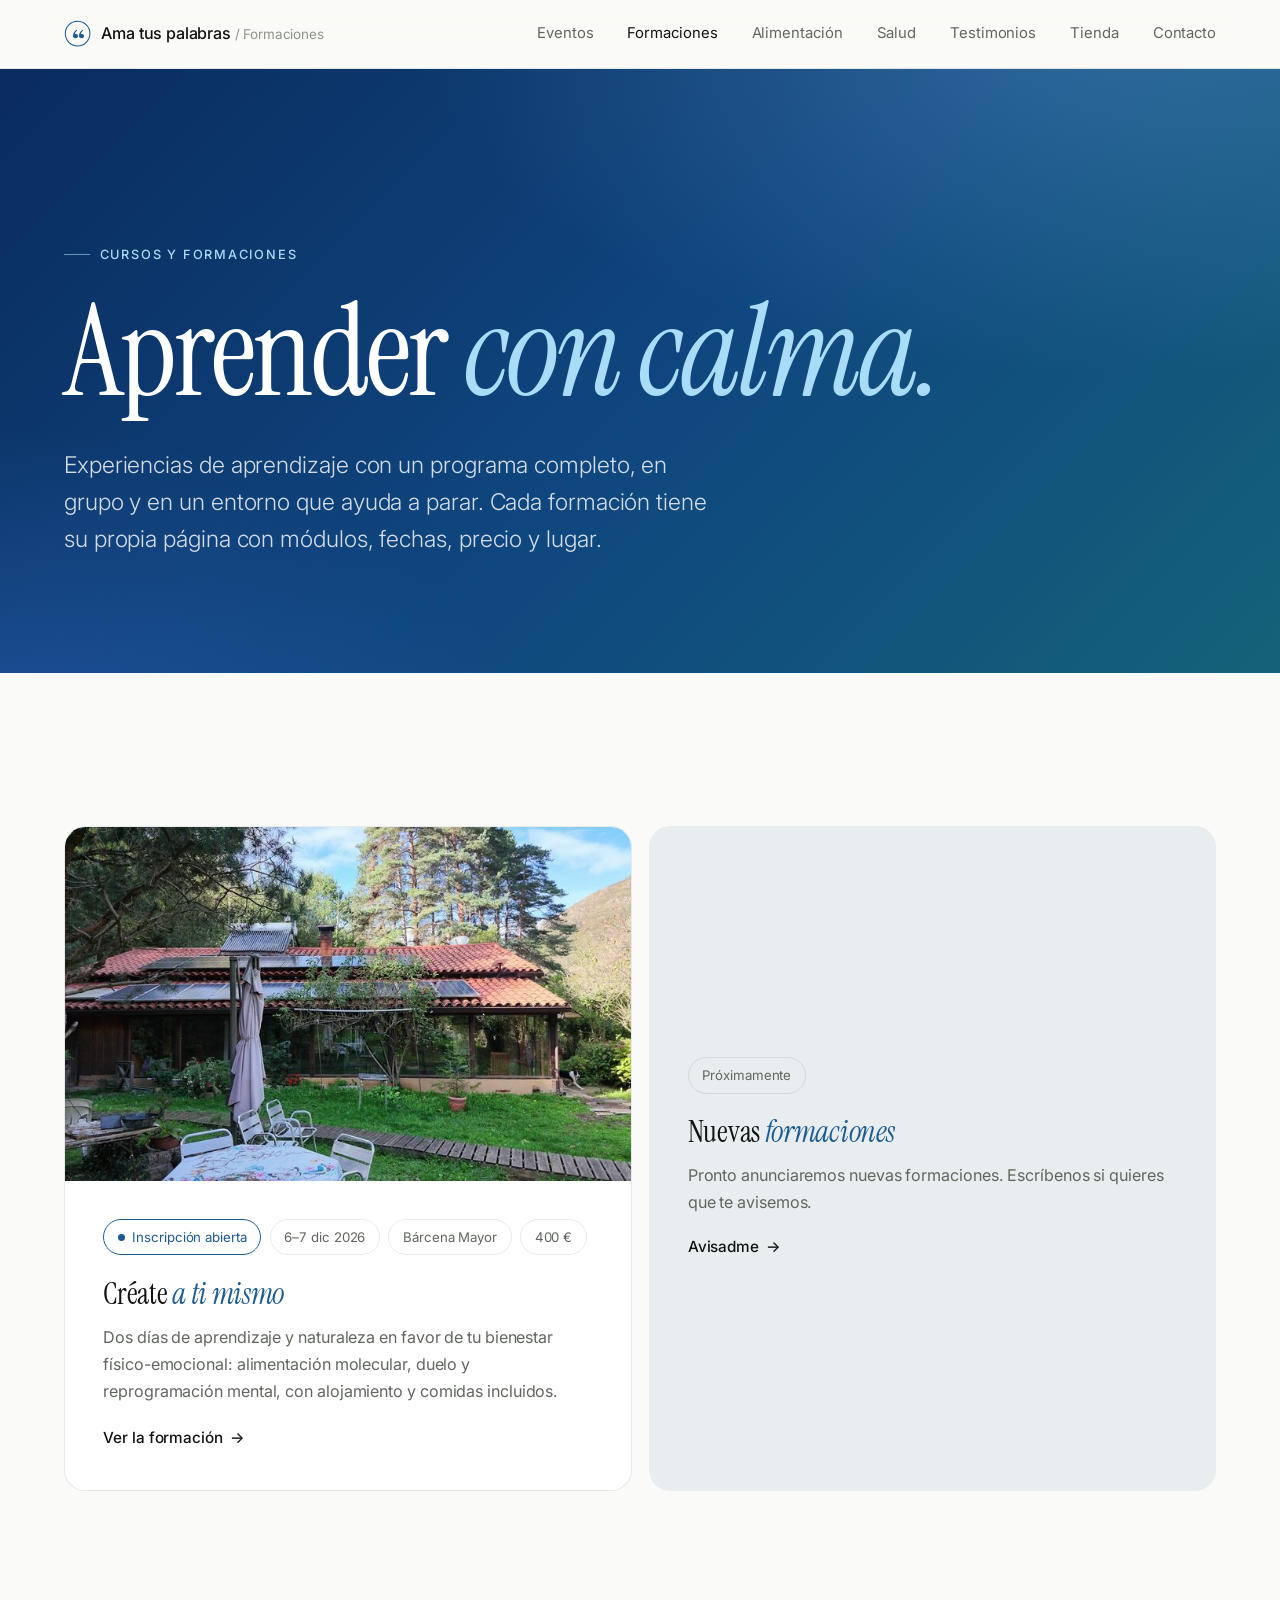
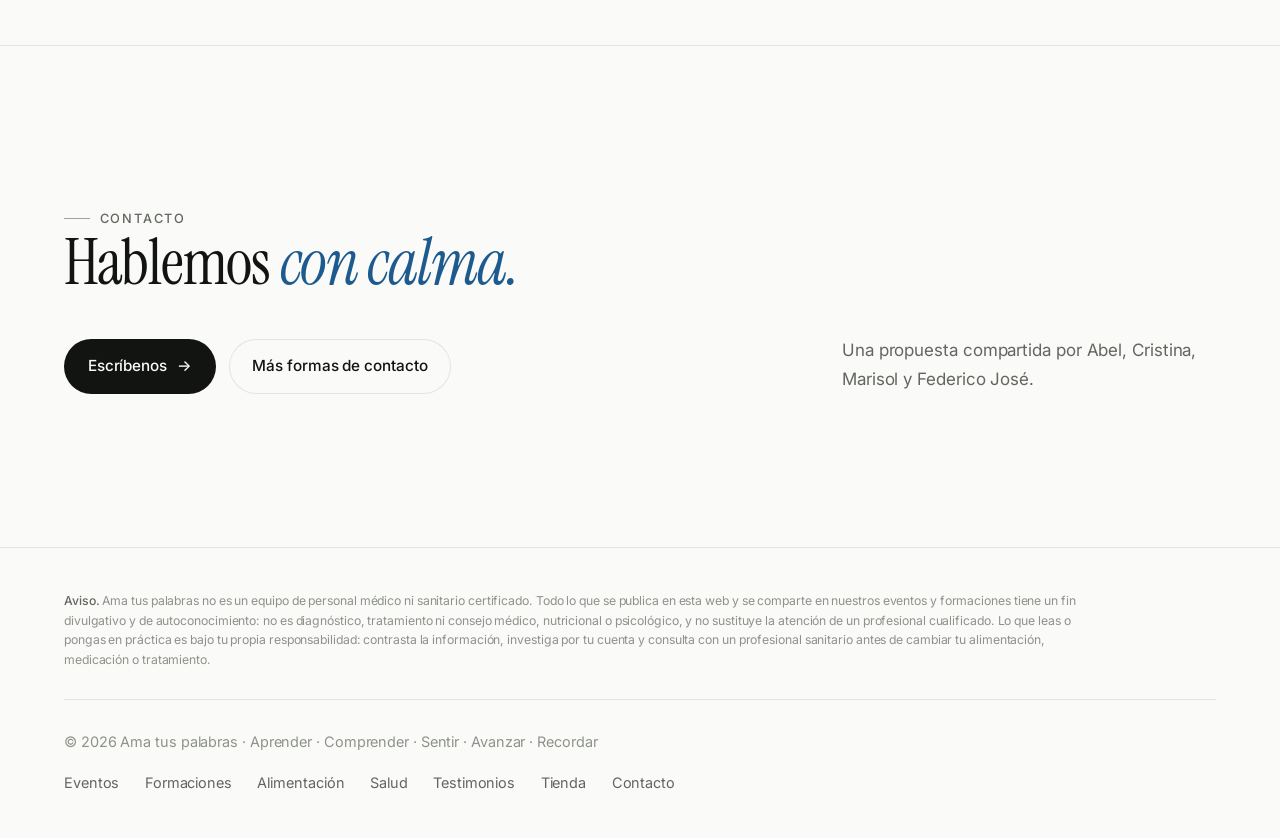
<file: formaciones/index.html>
<!doctype html>
<html lang="es">
<head>
  <meta charset="utf-8">
  <meta name="viewport" content="width=device-width, initial-scale=1, viewport-fit=cover">
  <meta name="color-scheme" content="light dark">
  <meta name="theme-color" content="#fafaf8" media="(prefers-color-scheme: light)">
  <meta name="theme-color" content="#0b0c0b" media="(prefers-color-scheme: dark)">
  <meta name="description" content="Formaciones de Ama tus palabras: experiencias de aprendizaje con programa completo.">
  <title>Formaciones · Ama tus palabras</title>
  <link rel="canonical" href="https://ama-tus-palabras.github.io/formaciones/">
  <meta property="og:type" content="website">
  <meta property="og:site_name" content="Ama tus palabras">
  <meta property="og:locale" content="es_ES">
  <meta property="og:title" content="Formaciones">
  <meta property="og:description" content="Formaciones de Ama tus palabras: experiencias de aprendizaje con programa completo.">
  <meta property="og:url" content="https://ama-tus-palabras.github.io/formaciones/">
  <meta property="og:image" content="https://ama-tus-palabras.github.io/assets/og/formaciones.jpg">
  <meta property="og:image:type" content="image/jpeg">
  <meta property="og:image:width" content="1200">
  <meta property="og:image:height" content="630">
  <meta property="og:image:alt" content="Formaciones · Ama tus palabras">
  <meta name="twitter:card" content="summary_large_image">
  <meta name="twitter:title" content="Formaciones">
  <meta name="twitter:description" content="Formaciones de Ama tus palabras: experiencias de aprendizaje con programa completo.">
  <meta name="twitter:image" content="https://ama-tus-palabras.github.io/assets/og/formaciones.jpg">
  <link rel="icon" href="../assets/mark.svg" type="image/svg+xml">
  <link rel="icon" href="../assets/icon-192.png" type="image/png" sizes="192x192">
  <link rel="apple-touch-icon" href="../assets/apple-touch-icon.png">
  <link rel="manifest" href="../manifest.webmanifest">
  <link rel="preconnect" href="https://fonts.googleapis.com">
  <link rel="preconnect" href="https://fonts.gstatic.com" crossorigin>
  <link rel="stylesheet" href="../assets/site.css?v=11ee1440">
</head>
<body>
  <header class="site-header">
    <div class="wrap">
      <a class="brand" href="../" aria-label="Ama tus palabras, inicio">
        <svg viewBox="0 0 32 32" aria-hidden="true"><circle cx="16" cy="16" r="14.5" fill="none" stroke="currentColor" stroke-width="1.2"/><path d="M10.5 19.5c0-3.6 1.6-6.4 4.4-8l.7 1c-1.7 1.2-2.6 2.6-2.8 4.3.4-.2.8-.3 1.3-.3 1.4 0 2.4 1 2.4 2.4 0 1.5-1.1 2.6-2.6 2.6-2 0-3.4-1.4-3.4-2zM17.6 19.5c0-3.6 1.6-6.4 4.4-8l.7 1c-1.7 1.2-2.6 2.6-2.8 4.3.4-.2.8-.3 1.3-.3 1.4 0 2.4 1 2.4 2.4 0 1.5-1.1 2.6-2.6 2.6-2 0-3.4-1.4-3.4-2z" fill="currentColor"/></svg>
        <span>Ama tus palabras <small>/ Formaciones</small></span>
      </a>
      <button class="menu-toggle" aria-expanded="false" aria-controls="nav">
        <svg viewBox="0 0 24 24" fill="none" stroke="currentColor" stroke-width="1.5" stroke-linecap="round" aria-hidden="true"><path d="M4 8h16M4 16h16"/></svg>
        <span class="sr-only">Abrir menú</span>
      </button>
      <nav class="nav" id="nav">
        <a href="../eventos/">Eventos</a>
        <a href="../formaciones/" aria-current="page">Formaciones</a>
        <a href="../alimentacion/">Alimentación</a>
        <a href="../salud/">Salud</a>
        <a href="../testimonios/">Testimonios</a>
        <a href="../tienda/">Tienda</a>
        <a href="../contacto/">Contacto</a>
      </nav>
    </div>
  </header>

  <main>
    <section class="hero wrap">
      <p class="eyebrow reveal">Cursos y formaciones</p>
      <h1 class="display reveal">Aprender <em>con calma.</em></h1>
      <p class="lead reveal">Experiencias de aprendizaje con un programa completo, en grupo y en un entorno que ayuda a parar. Cada formación tiene su propia página con módulos, fechas, precio y lugar.</p>
    </section>

    <section class="section wrap">
      <div class="grid grid-2">
        <a class="card reveal" href="../formaciones/crea-te-a-ti-mismo/" style="padding:0;overflow:hidden">
          <div class="hero-media" style="aspect-ratio:16/10;border-radius:0">
            <img src="../assets/img/casa-1600.jpg"
          srcset="../assets/img/casa-800.jpg 800w,
          ../assets/img/casa-1600.jpg 1600w,
          ../assets/img/casa-2400.jpg 2400w"
          sizes="(min-width: 760px) 38rem, 100vw" alt="La casa del encuentro, con jardín y bosque alrededor" loading="lazy" decoding="async">
          </div>
          <div style="padding:clamp(1.5rem,3vw,2.25rem)">
            <div class="tags"><span class="tag live">Inscripción abierta</span><span class="tag">6–7 dic 2026</span><span class="tag">Bárcena Mayor</span><span class="tag">400 €</span></div>
            <h3 class="h3">Créate <em>a ti mismo</em></h3>
            <p>Dos días de aprendizaje y naturaleza en favor de tu bienestar físico-emocional: alimentación molecular, duelo y reprogramación mental, con alojamiento y comidas incluidos.</p>
            <span class="link">Ver la formación <span class="arrow">→</span></span>
          </div>
        </a>
        <div class="card accent reveal" style="justify-content:center">
          <div class="tags"><span class="tag">Próximamente</span></div>
          <h3 class="h3">Nuevas <em>formaciones</em></h3>
          <p>Pronto anunciaremos nuevas formaciones. Escríbenos si quieres que te avisemos.</p>
          <a class="link" href="#contacto">Avisadme <span class="arrow">→</span></a>
        </div>
      </div>
    </section>

    <section class="section wrap" id="contacto">
      <div class="section-head" style="margin-bottom:0">
        <div>
          <p class="eyebrow reveal">Contacto</p>
          <h2 class="h2 reveal">Hablemos <em>con calma.</em></h2>
          <div class="actions reveal">
            <a class="button" href="mailto:federico@fe-derico.com?subject=Informaci%C3%B3n%20sobre%20Ama%20tus%20palabras">Escríbenos <span class="arrow">→</span></a>
            <a class="button ghost" href="../contacto/">Más formas de contacto</a>
          </div>
        </div>
        <p class="reveal">Una propuesta compartida por Abel, Cristina, Marisol y Federico José.</p>
      </div>
    </section>
  </main>

  <footer class="site-footer">
    <div class="wrap">
      <p class="disclaimer"><strong>Aviso.</strong> Ama tus palabras no es un equipo de personal médico ni sanitario certificado. Todo lo que se publica en esta web y se comparte en nuestros eventos y formaciones tiene un fin divulgativo y de autoconocimiento: no es diagnóstico, tratamiento ni consejo médico, nutricional o psicológico, y no sustituye la atención de un profesional cualificado. Lo que leas o pongas en práctica es bajo tu propia responsabilidad: contrasta la información, investiga por tu cuenta y consulta con un profesional sanitario antes de cambiar tu alimentación, medicación o tratamiento.</p>
      <div class="footer-row">
        <span>© 2026 Ama tus palabras · Aprender · Comprender · Sentir · Avanzar · Recordar</span>
        <nav><a href="../eventos/">Eventos</a> <a href="../formaciones/">Formaciones</a> <a href="../alimentacion/">Alimentación</a> <a href="../salud/">Salud</a> <a href="../testimonios/">Testimonios</a> <a href="../tienda/">Tienda</a> <a href="../contacto/">Contacto</a></nav>
      </div>
    </div>
  </footer>
  <script src="../assets/site.js?v=11ee1440"></script>
</body>
</html>
</file>
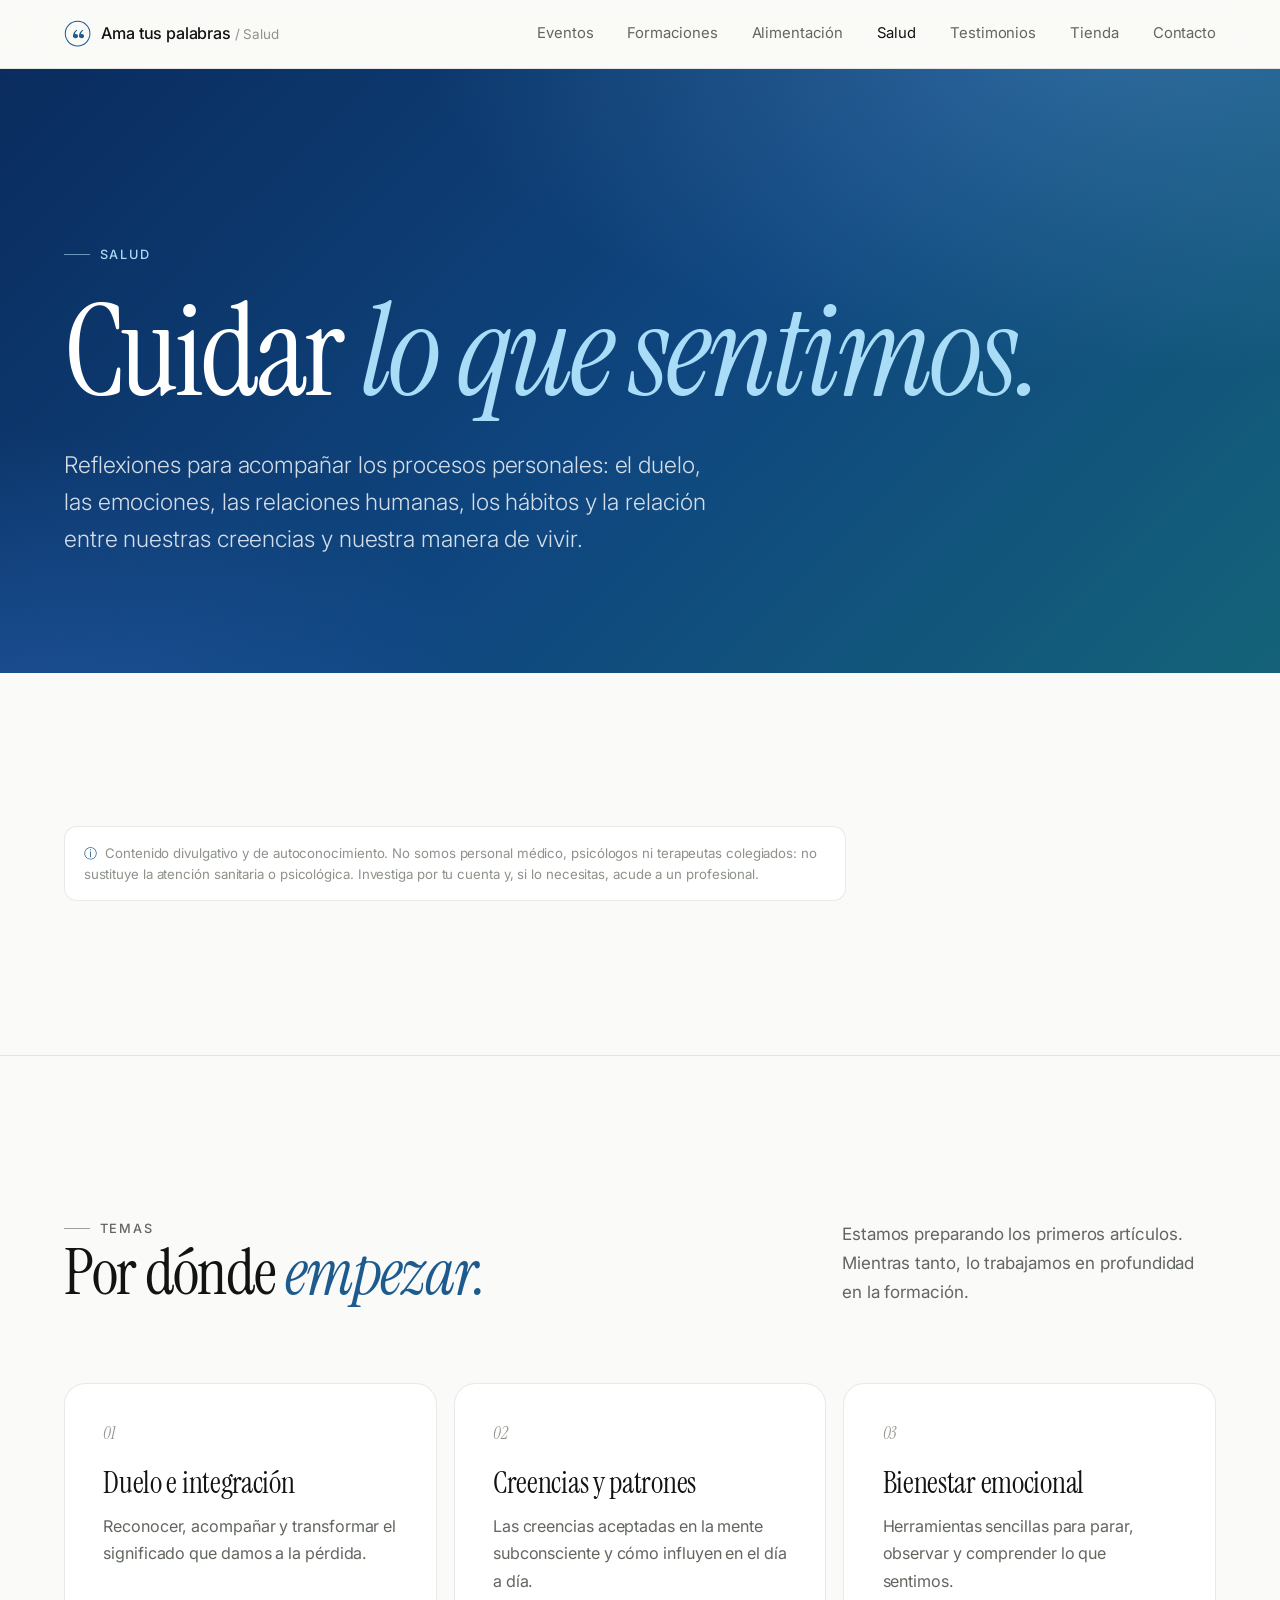
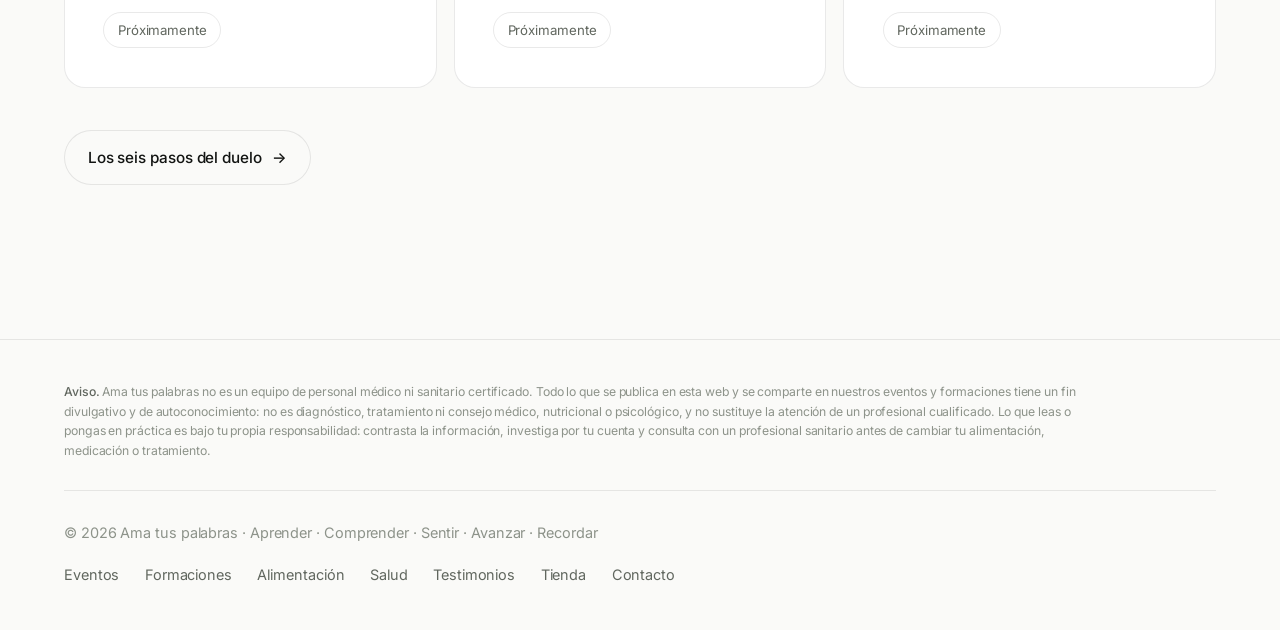
<file: salud/index.html>
<!doctype html>
<html lang="es">
<head>
  <meta charset="utf-8">
  <meta name="viewport" content="width=device-width, initial-scale=1, viewport-fit=cover">
  <meta name="color-scheme" content="light dark">
  <meta name="theme-color" content="#fafaf8" media="(prefers-color-scheme: light)">
  <meta name="theme-color" content="#0b0c0b" media="(prefers-color-scheme: dark)">
  <meta name="description" content="Divulgación sobre bienestar emocional de Ama tus palabras. No es consejo médico ni psicológico.">
  <title>Salud · Ama tus palabras</title>
  <link rel="canonical" href="https://ama-tus-palabras.github.io/salud/">
  <meta property="og:type" content="website">
  <meta property="og:site_name" content="Ama tus palabras">
  <meta property="og:locale" content="es_ES">
  <meta property="og:title" content="Salud">
  <meta property="og:description" content="Divulgación sobre bienestar emocional de Ama tus palabras. No es consejo médico ni psicológico.">
  <meta property="og:url" content="https://ama-tus-palabras.github.io/salud/">
  <meta property="og:image" content="https://ama-tus-palabras.github.io/assets/og/salud.jpg">
  <meta property="og:image:type" content="image/jpeg">
  <meta property="og:image:width" content="1200">
  <meta property="og:image:height" content="630">
  <meta property="og:image:alt" content="Salud · Ama tus palabras">
  <meta name="twitter:card" content="summary_large_image">
  <meta name="twitter:title" content="Salud">
  <meta name="twitter:description" content="Divulgación sobre bienestar emocional de Ama tus palabras. No es consejo médico ni psicológico.">
  <meta name="twitter:image" content="https://ama-tus-palabras.github.io/assets/og/salud.jpg">
  <link rel="icon" href="../assets/mark.svg" type="image/svg+xml">
  <link rel="icon" href="../assets/icon-192.png" type="image/png" sizes="192x192">
  <link rel="apple-touch-icon" href="../assets/apple-touch-icon.png">
  <link rel="manifest" href="../manifest.webmanifest">
  <link rel="preconnect" href="https://fonts.googleapis.com">
  <link rel="preconnect" href="https://fonts.gstatic.com" crossorigin>
  <link rel="stylesheet" href="../assets/site.css?v=11ee1440">
</head>
<body>
  <header class="site-header">
    <div class="wrap">
      <a class="brand" href="../" aria-label="Ama tus palabras, inicio">
        <svg viewBox="0 0 32 32" aria-hidden="true"><circle cx="16" cy="16" r="14.5" fill="none" stroke="currentColor" stroke-width="1.2"/><path d="M10.5 19.5c0-3.6 1.6-6.4 4.4-8l.7 1c-1.7 1.2-2.6 2.6-2.8 4.3.4-.2.8-.3 1.3-.3 1.4 0 2.4 1 2.4 2.4 0 1.5-1.1 2.6-2.6 2.6-2 0-3.4-1.4-3.4-2zM17.6 19.5c0-3.6 1.6-6.4 4.4-8l.7 1c-1.7 1.2-2.6 2.6-2.8 4.3.4-.2.8-.3 1.3-.3 1.4 0 2.4 1 2.4 2.4 0 1.5-1.1 2.6-2.6 2.6-2 0-3.4-1.4-3.4-2z" fill="currentColor"/></svg>
        <span>Ama tus palabras <small>/ Salud</small></span>
      </a>
      <button class="menu-toggle" aria-expanded="false" aria-controls="nav">
        <svg viewBox="0 0 24 24" fill="none" stroke="currentColor" stroke-width="1.5" stroke-linecap="round" aria-hidden="true"><path d="M4 8h16M4 16h16"/></svg>
        <span class="sr-only">Abrir menú</span>
      </button>
      <nav class="nav" id="nav">
        <a href="../eventos/">Eventos</a>
        <a href="../formaciones/">Formaciones</a>
        <a href="../alimentacion/">Alimentación</a>
        <a href="../salud/" aria-current="page">Salud</a>
        <a href="../testimonios/">Testimonios</a>
        <a href="../tienda/">Tienda</a>
        <a href="../contacto/">Contacto</a>
      </nav>
    </div>
  </header>

  <main>
    <section class="hero wrap">
      <p class="eyebrow reveal">Salud</p>
      <h1 class="display reveal">Cuidar <em>lo que sentimos.</em></h1>
      <p class="lead reveal">Reflexiones para acompañar los procesos personales: el duelo, las emociones, las relaciones humanas, los hábitos y la relación entre nuestras creencias y nuestra manera de vivir.</p>
    </section>

    <section class="section wrap">
      <p class="notice reveal">Contenido divulgativo y de autoconocimiento. No somos personal médico, psicólogos ni terapeutas colegiados: no sustituye la atención sanitaria o psicológica. Investiga por tu cuenta y, si lo necesitas, acude a un profesional.</p>
    </section>

    <section class="section wrap">
      <div class="section-head">
        <div>
          <p class="eyebrow reveal">Temas</p>
          <h2 class="h2 reveal">Por dónde <em>empezar.</em></h2>
        </div>
        <p class="reveal">Estamos preparando los primeros artículos. Mientras tanto, lo trabajamos en profundidad en la formación.</p>
      </div>
      <div class="grid grid-3">
        <div class="card reveal">
          <span class="num">01</span>
          <h3 class="h3">Duelo e integración</h3>
          <p>Reconocer, acompañar y transformar el significado que damos a la pérdida.</p>
          <div class="tags" style="margin-top:auto"><span class="tag">Próximamente</span></div>
        </div>
        <div class="card reveal">
          <span class="num">02</span>
          <h3 class="h3">Creencias y patrones</h3>
          <p>Las creencias aceptadas en la mente subconsciente y cómo influyen en el día a día.</p>
          <div class="tags" style="margin-top:auto"><span class="tag">Próximamente</span></div>
        </div>
        <div class="card reveal">
          <span class="num">03</span>
          <h3 class="h3">Bienestar emocional</h3>
          <p>Herramientas sencillas para parar, observar y comprender lo que sentimos.</p>
          <div class="tags" style="margin-top:auto"><span class="tag">Próximamente</span></div>
        </div>
      </div>
      <div class="actions reveal">
        <a class="button ghost" href="../formaciones/crea-te-a-ti-mismo/#seis-pasos">Los seis pasos del duelo <span class="arrow">→</span></a>
      </div>
    </section>
  </main>

  <footer class="site-footer">
    <div class="wrap">
      <p class="disclaimer"><strong>Aviso.</strong> Ama tus palabras no es un equipo de personal médico ni sanitario certificado. Todo lo que se publica en esta web y se comparte en nuestros eventos y formaciones tiene un fin divulgativo y de autoconocimiento: no es diagnóstico, tratamiento ni consejo médico, nutricional o psicológico, y no sustituye la atención de un profesional cualificado. Lo que leas o pongas en práctica es bajo tu propia responsabilidad: contrasta la información, investiga por tu cuenta y consulta con un profesional sanitario antes de cambiar tu alimentación, medicación o tratamiento.</p>
      <div class="footer-row">
        <span>© 2026 Ama tus palabras · Aprender · Comprender · Sentir · Avanzar · Recordar</span>
        <nav><a href="../eventos/">Eventos</a> <a href="../formaciones/">Formaciones</a> <a href="../alimentacion/">Alimentación</a> <a href="../salud/">Salud</a> <a href="../testimonios/">Testimonios</a> <a href="../tienda/">Tienda</a> <a href="../contacto/">Contacto</a></nav>
      </div>
    </div>
  </footer>
  <script src="../assets/site.js?v=11ee1440"></script>
</body>
</html>
</file>
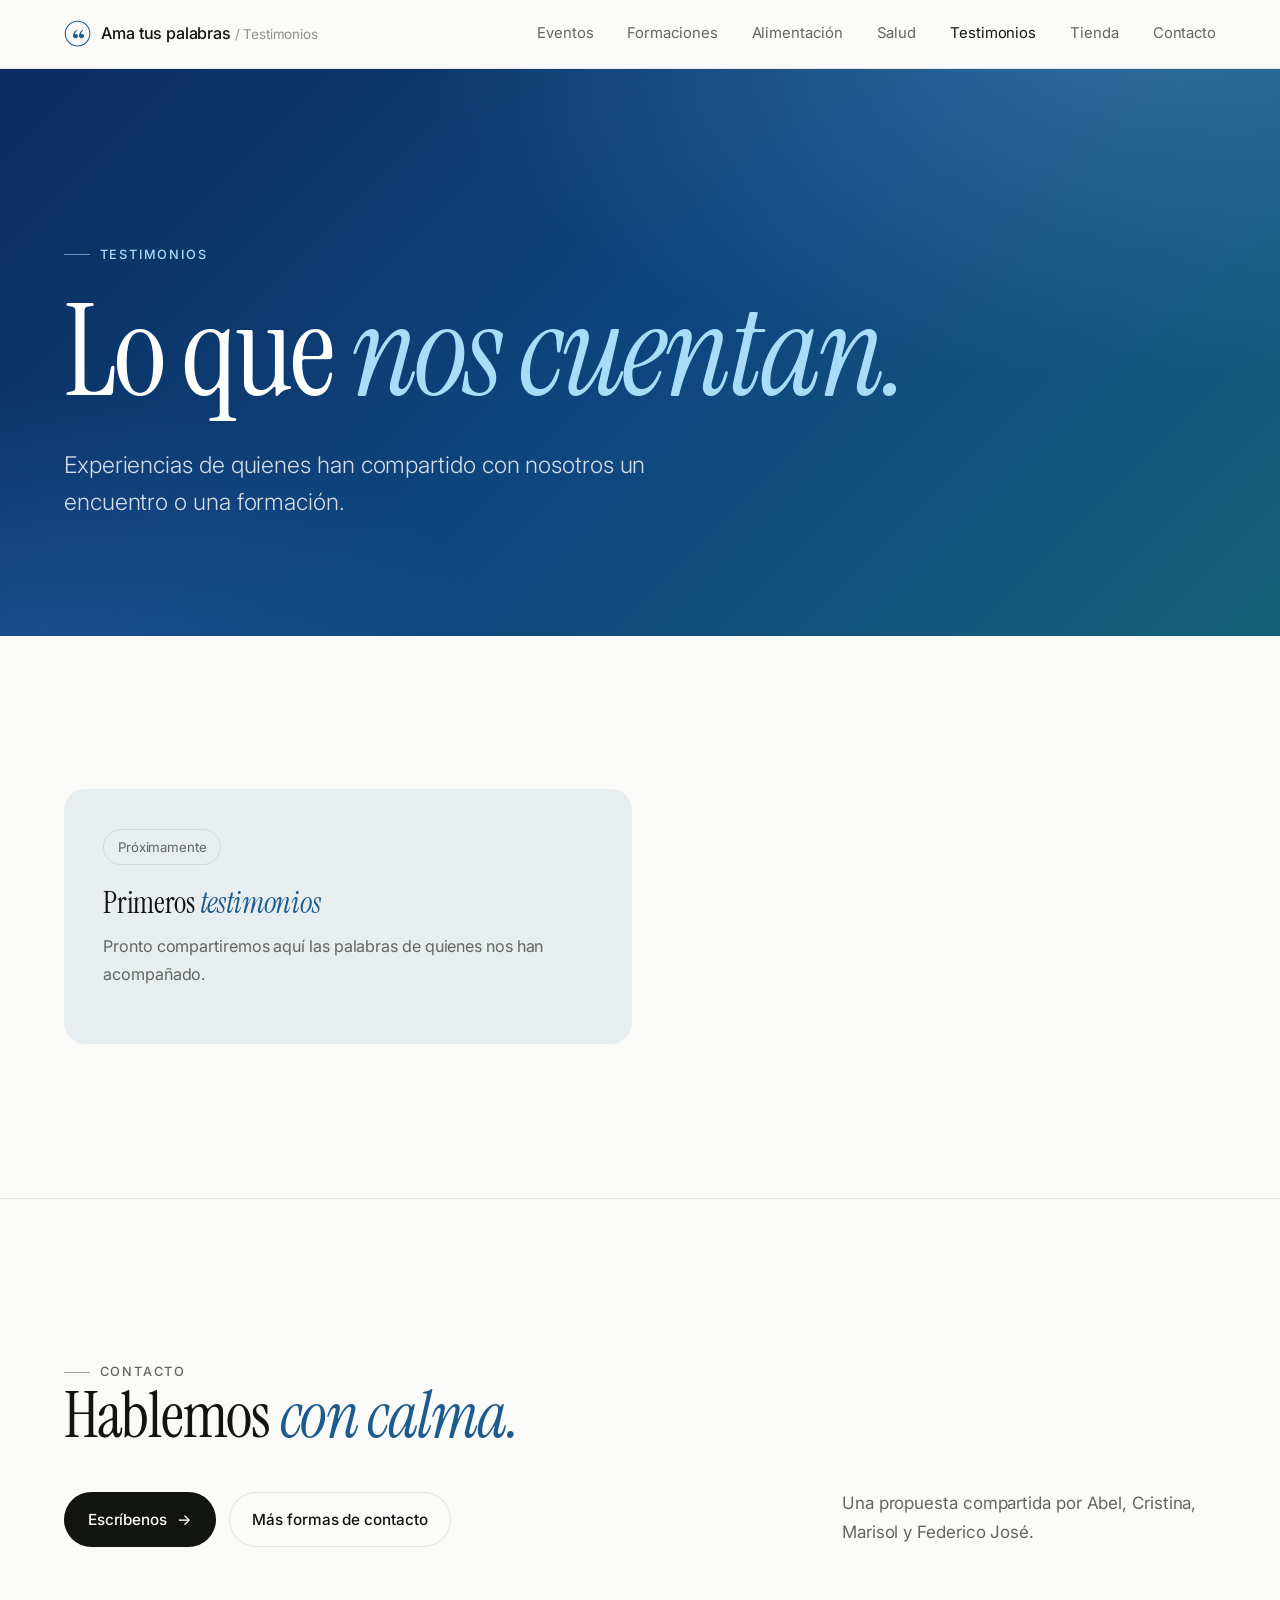
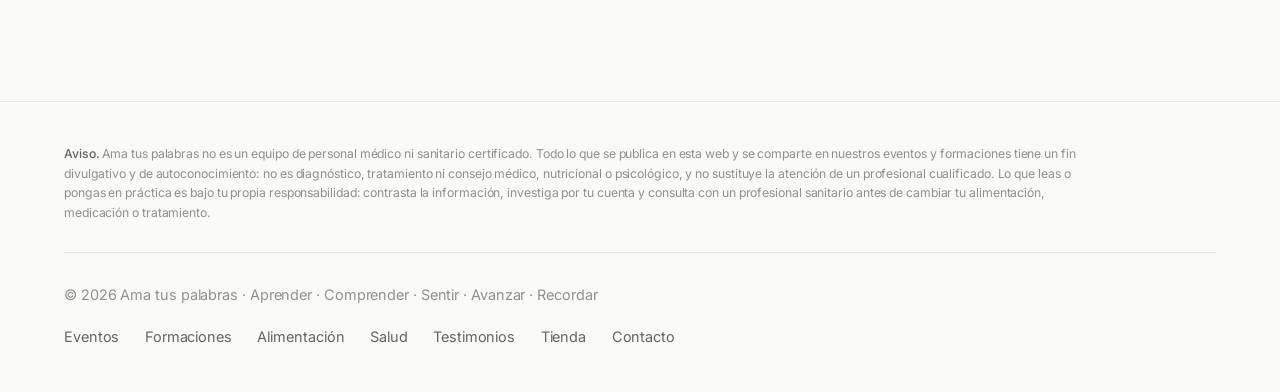
<file: testimonios/index.html>
<!doctype html>
<html lang="es">
<head>
  <meta charset="utf-8">
  <meta name="viewport" content="width=device-width, initial-scale=1, viewport-fit=cover">
  <meta name="color-scheme" content="light dark">
  <meta name="theme-color" content="#fafaf8" media="(prefers-color-scheme: light)">
  <meta name="theme-color" content="#0b0c0b" media="(prefers-color-scheme: dark)">
  <meta name="description" content="Testimonios de personas que han pasado por los encuentros de Ama tus palabras.">
  <title>Testimonios · Ama tus palabras</title>
  <link rel="canonical" href="https://ama-tus-palabras.github.io/testimonios/">
  <meta property="og:type" content="website">
  <meta property="og:site_name" content="Ama tus palabras">
  <meta property="og:locale" content="es_ES">
  <meta property="og:title" content="Testimonios">
  <meta property="og:description" content="Testimonios de personas que han pasado por los encuentros de Ama tus palabras.">
  <meta property="og:url" content="https://ama-tus-palabras.github.io/testimonios/">
  <meta property="og:image" content="https://ama-tus-palabras.github.io/assets/og/testimonios.jpg">
  <meta property="og:image:type" content="image/jpeg">
  <meta property="og:image:width" content="1200">
  <meta property="og:image:height" content="630">
  <meta property="og:image:alt" content="Testimonios · Ama tus palabras">
  <meta name="twitter:card" content="summary_large_image">
  <meta name="twitter:title" content="Testimonios">
  <meta name="twitter:description" content="Testimonios de personas que han pasado por los encuentros de Ama tus palabras.">
  <meta name="twitter:image" content="https://ama-tus-palabras.github.io/assets/og/testimonios.jpg">
  <link rel="icon" href="../assets/mark.svg" type="image/svg+xml">
  <link rel="icon" href="../assets/icon-192.png" type="image/png" sizes="192x192">
  <link rel="apple-touch-icon" href="../assets/apple-touch-icon.png">
  <link rel="manifest" href="../manifest.webmanifest">
  <link rel="preconnect" href="https://fonts.googleapis.com">
  <link rel="preconnect" href="https://fonts.gstatic.com" crossorigin>
  <link rel="stylesheet" href="../assets/site.css?v=11ee1440">
</head>
<body>
  <header class="site-header">
    <div class="wrap">
      <a class="brand" href="../" aria-label="Ama tus palabras, inicio">
        <svg viewBox="0 0 32 32" aria-hidden="true"><circle cx="16" cy="16" r="14.5" fill="none" stroke="currentColor" stroke-width="1.2"/><path d="M10.5 19.5c0-3.6 1.6-6.4 4.4-8l.7 1c-1.7 1.2-2.6 2.6-2.8 4.3.4-.2.8-.3 1.3-.3 1.4 0 2.4 1 2.4 2.4 0 1.5-1.1 2.6-2.6 2.6-2 0-3.4-1.4-3.4-2zM17.6 19.5c0-3.6 1.6-6.4 4.4-8l.7 1c-1.7 1.2-2.6 2.6-2.8 4.3.4-.2.8-.3 1.3-.3 1.4 0 2.4 1 2.4 2.4 0 1.5-1.1 2.6-2.6 2.6-2 0-3.4-1.4-3.4-2z" fill="currentColor"/></svg>
        <span>Ama tus palabras <small>/ Testimonios</small></span>
      </a>
      <button class="menu-toggle" aria-expanded="false" aria-controls="nav">
        <svg viewBox="0 0 24 24" fill="none" stroke="currentColor" stroke-width="1.5" stroke-linecap="round" aria-hidden="true"><path d="M4 8h16M4 16h16"/></svg>
        <span class="sr-only">Abrir menú</span>
      </button>
      <nav class="nav" id="nav">
        <a href="../eventos/">Eventos</a>
        <a href="../formaciones/">Formaciones</a>
        <a href="../alimentacion/">Alimentación</a>
        <a href="../salud/">Salud</a>
        <a href="../testimonios/" aria-current="page">Testimonios</a>
        <a href="../tienda/">Tienda</a>
        <a href="../contacto/">Contacto</a>
      </nav>
    </div>
  </header>

  <main>
    <section class="hero wrap">
      <p class="eyebrow reveal">Testimonios</p>
      <h1 class="display reveal">Lo que <em>nos cuentan.</em></h1>
      <p class="lead reveal">Experiencias de quienes han compartido con nosotros un encuentro o una formación.</p>
    </section>

    <section class="section wrap">
      <div class="grid grid-2">
        <div class="card accent reveal" style="justify-content:center">
          <div class="tags"><span class="tag">Próximamente</span></div>
          <h3 class="h3">Primeros <em>testimonios</em></h3>
          <p>Pronto compartiremos aquí las palabras de quienes nos han acompañado.</p>
        </div>
      </div>
    </section>

    <section class="section wrap" id="contacto">
      <div class="section-head" style="margin-bottom:0">
        <div>
          <p class="eyebrow reveal">Contacto</p>
          <h2 class="h2 reveal">Hablemos <em>con calma.</em></h2>
          <div class="actions reveal">
            <a class="button" href="mailto:federico@fe-derico.com?subject=Informaci%C3%B3n%20sobre%20Ama%20tus%20palabras">Escríbenos <span class="arrow">→</span></a>
            <a class="button ghost" href="../contacto/">Más formas de contacto</a>
          </div>
        </div>
        <p class="reveal">Una propuesta compartida por Abel, Cristina, Marisol y Federico José.</p>
      </div>
    </section>
  </main>

  <footer class="site-footer">
    <div class="wrap">
      <p class="disclaimer"><strong>Aviso.</strong> Ama tus palabras no es un equipo de personal médico ni sanitario certificado. Todo lo que se publica en esta web y se comparte en nuestros eventos y formaciones tiene un fin divulgativo y de autoconocimiento: no es diagnóstico, tratamiento ni consejo médico, nutricional o psicológico, y no sustituye la atención de un profesional cualificado. Lo que leas o pongas en práctica es bajo tu propia responsabilidad: contrasta la información, investiga por tu cuenta y consulta con un profesional sanitario antes de cambiar tu alimentación, medicación o tratamiento.</p>
      <div class="footer-row">
        <span>© 2026 Ama tus palabras · Aprender · Comprender · Sentir · Avanzar · Recordar</span>
        <nav><a href="../eventos/">Eventos</a> <a href="../formaciones/">Formaciones</a> <a href="../alimentacion/">Alimentación</a> <a href="../salud/">Salud</a> <a href="../testimonios/">Testimonios</a> <a href="../tienda/">Tienda</a> <a href="../contacto/">Contacto</a></nav>
      </div>
    </div>
  </footer>
  <script src="../assets/site.js?v=11ee1440"></script>
</body>
</html>
</file>
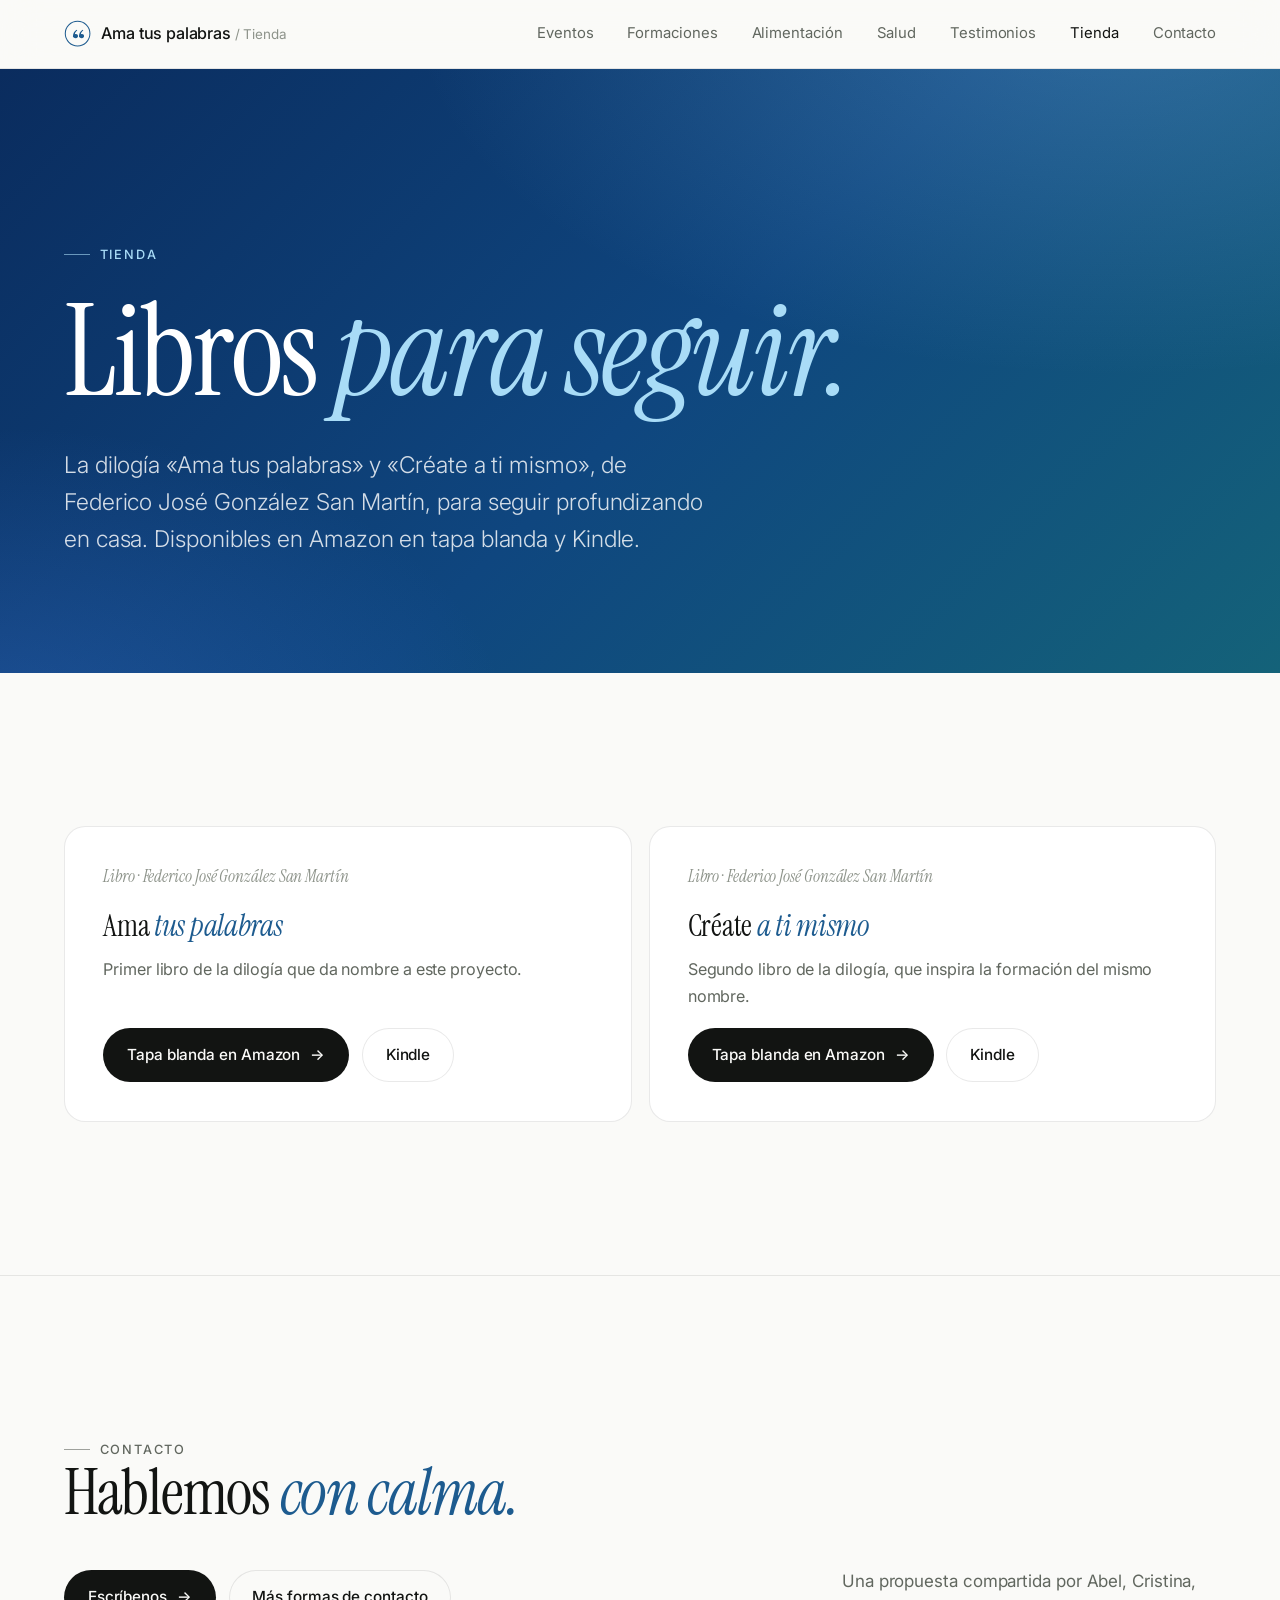
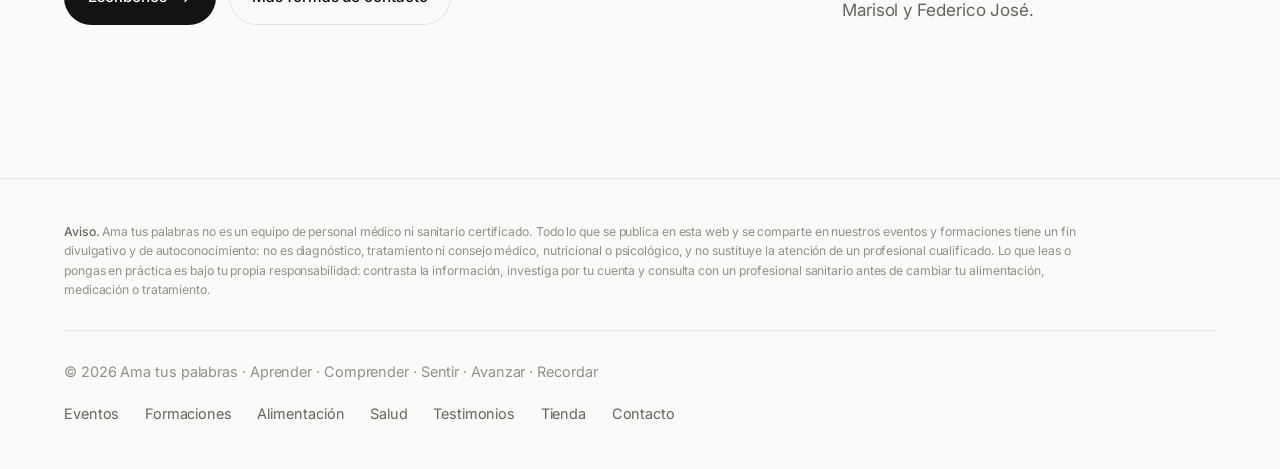
<file: tienda/index.html>
<!doctype html>
<html lang="es">
<head>
  <meta charset="utf-8">
  <meta name="viewport" content="width=device-width, initial-scale=1, viewport-fit=cover">
  <meta name="color-scheme" content="light dark">
  <meta name="theme-color" content="#fafaf8" media="(prefers-color-scheme: light)">
  <meta name="theme-color" content="#0b0c0b" media="(prefers-color-scheme: dark)">
  <meta name="description" content="Libros y recursos de Ama tus palabras.">
  <title>Tienda · Ama tus palabras</title>
  <link rel="canonical" href="https://ama-tus-palabras.github.io/tienda/">
  <meta property="og:type" content="website">
  <meta property="og:site_name" content="Ama tus palabras">
  <meta property="og:locale" content="es_ES">
  <meta property="og:title" content="Tienda">
  <meta property="og:description" content="Libros y recursos de Ama tus palabras.">
  <meta property="og:url" content="https://ama-tus-palabras.github.io/tienda/">
  <meta property="og:image" content="https://ama-tus-palabras.github.io/assets/og/tienda.jpg">
  <meta property="og:image:type" content="image/jpeg">
  <meta property="og:image:width" content="1200">
  <meta property="og:image:height" content="630">
  <meta property="og:image:alt" content="Tienda · Ama tus palabras">
  <meta name="twitter:card" content="summary_large_image">
  <meta name="twitter:title" content="Tienda">
  <meta name="twitter:description" content="Libros y recursos de Ama tus palabras.">
  <meta name="twitter:image" content="https://ama-tus-palabras.github.io/assets/og/tienda.jpg">
  <link rel="icon" href="../assets/mark.svg" type="image/svg+xml">
  <link rel="icon" href="../assets/icon-192.png" type="image/png" sizes="192x192">
  <link rel="apple-touch-icon" href="../assets/apple-touch-icon.png">
  <link rel="manifest" href="../manifest.webmanifest">
  <link rel="preconnect" href="https://fonts.googleapis.com">
  <link rel="preconnect" href="https://fonts.gstatic.com" crossorigin>
  <link rel="stylesheet" href="../assets/site.css?v=11ee1440">
</head>
<body>
  <header class="site-header">
    <div class="wrap">
      <a class="brand" href="../" aria-label="Ama tus palabras, inicio">
        <svg viewBox="0 0 32 32" aria-hidden="true"><circle cx="16" cy="16" r="14.5" fill="none" stroke="currentColor" stroke-width="1.2"/><path d="M10.5 19.5c0-3.6 1.6-6.4 4.4-8l.7 1c-1.7 1.2-2.6 2.6-2.8 4.3.4-.2.8-.3 1.3-.3 1.4 0 2.4 1 2.4 2.4 0 1.5-1.1 2.6-2.6 2.6-2 0-3.4-1.4-3.4-2zM17.6 19.5c0-3.6 1.6-6.4 4.4-8l.7 1c-1.7 1.2-2.6 2.6-2.8 4.3.4-.2.8-.3 1.3-.3 1.4 0 2.4 1 2.4 2.4 0 1.5-1.1 2.6-2.6 2.6-2 0-3.4-1.4-3.4-2z" fill="currentColor"/></svg>
        <span>Ama tus palabras <small>/ Tienda</small></span>
      </a>
      <button class="menu-toggle" aria-expanded="false" aria-controls="nav">
        <svg viewBox="0 0 24 24" fill="none" stroke="currentColor" stroke-width="1.5" stroke-linecap="round" aria-hidden="true"><path d="M4 8h16M4 16h16"/></svg>
        <span class="sr-only">Abrir menú</span>
      </button>
      <nav class="nav" id="nav">
        <a href="../eventos/">Eventos</a>
        <a href="../formaciones/">Formaciones</a>
        <a href="../alimentacion/">Alimentación</a>
        <a href="../salud/">Salud</a>
        <a href="../testimonios/">Testimonios</a>
        <a href="../tienda/" aria-current="page">Tienda</a>
        <a href="../contacto/">Contacto</a>
      </nav>
    </div>
  </header>

  <main>
    <section class="hero wrap">
      <p class="eyebrow reveal">Tienda</p>
      <h1 class="display reveal">Libros <em>para seguir.</em></h1>
      <p class="lead reveal">La dilogía «Ama tus palabras» y «Créate a ti mismo», de Federico José González San Martín, para seguir profundizando en casa. Disponibles en Amazon en tapa blanda y Kindle.</p>
    </section>

    <section class="section wrap">
      <div class="grid grid-2">
        <div class="card reveal">
          <span class="num">Libro · Federico José González San Martín</span>
          <h3 class="h3">Ama <em>tus palabras</em></h3>
          <p>Primer libro de la dilogía que da nombre a este proyecto.</p>
          <div class="actions" style="margin-top:auto">
            <a class="button" href="https://www.amazon.es/dp/8409713845" target="_blank" rel="noopener">Tapa blanda en Amazon <span class="arrow">→</span></a>
            <a class="button ghost" href="https://www.amazon.es/dp/B0F3KQV2CN" target="_blank" rel="noopener">Kindle</a>
          </div>
        </div>
        <div class="card reveal">
          <span class="num">Libro · Federico José González San Martín</span>
          <h3 class="h3">Créate <em>a ti mismo</em></h3>
          <p>Segundo libro de la dilogía, que inspira la formación del mismo nombre.</p>
          <div class="actions" style="margin-top:auto">
            <a class="button" href="https://www.amazon.es/dp/8409713837" target="_blank" rel="noopener">Tapa blanda en Amazon <span class="arrow">→</span></a>
            <a class="button ghost" href="https://www.amazon.es/dp/B0F3KN68T5" target="_blank" rel="noopener">Kindle</a>
          </div>
        </div>
      </div>
    </section>

    <section class="section wrap" id="contacto">
      <div class="section-head" style="margin-bottom:0">
        <div>
          <p class="eyebrow reveal">Contacto</p>
          <h2 class="h2 reveal">Hablemos <em>con calma.</em></h2>
          <div class="actions reveal">
            <a class="button" href="mailto:federico@fe-derico.com?subject=Informaci%C3%B3n%20sobre%20Ama%20tus%20palabras">Escríbenos <span class="arrow">→</span></a>
            <a class="button ghost" href="../contacto/">Más formas de contacto</a>
          </div>
        </div>
        <p class="reveal">Una propuesta compartida por Abel, Cristina, Marisol y Federico José.</p>
      </div>
    </section>
  </main>

  <footer class="site-footer">
    <div class="wrap">
      <p class="disclaimer"><strong>Aviso.</strong> Ama tus palabras no es un equipo de personal médico ni sanitario certificado. Todo lo que se publica en esta web y se comparte en nuestros eventos y formaciones tiene un fin divulgativo y de autoconocimiento: no es diagnóstico, tratamiento ni consejo médico, nutricional o psicológico, y no sustituye la atención de un profesional cualificado. Lo que leas o pongas en práctica es bajo tu propia responsabilidad: contrasta la información, investiga por tu cuenta y consulta con un profesional sanitario antes de cambiar tu alimentación, medicación o tratamiento.</p>
      <div class="footer-row">
        <span>© 2026 Ama tus palabras · Aprender · Comprender · Sentir · Avanzar · Recordar</span>
        <nav><a href="../eventos/">Eventos</a> <a href="../formaciones/">Formaciones</a> <a href="../alimentacion/">Alimentación</a> <a href="../salud/">Salud</a> <a href="../testimonios/">Testimonios</a> <a href="../tienda/">Tienda</a> <a href="../contacto/">Contacto</a></nav>
      </div>
    </div>
  </footer>
  <script src="../assets/site.js?v=11ee1440"></script>
</body>
</html>
</file>
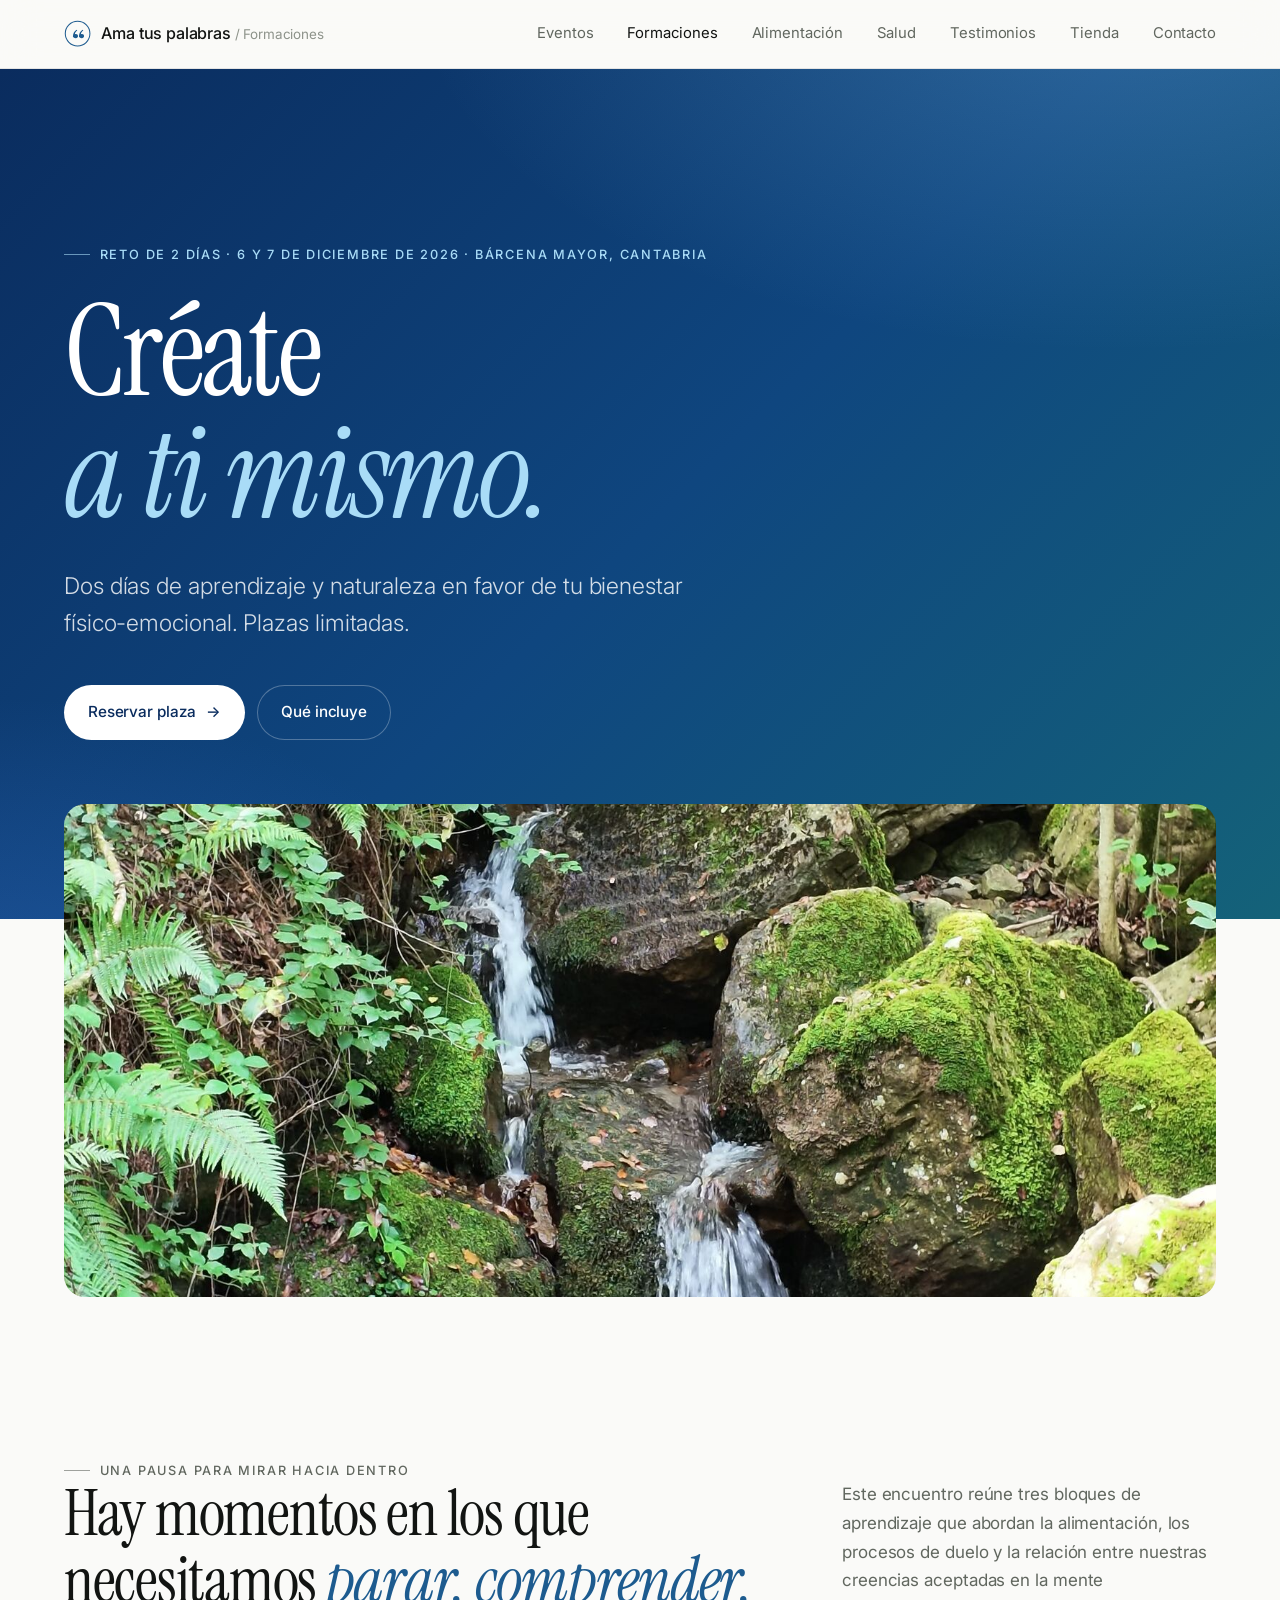
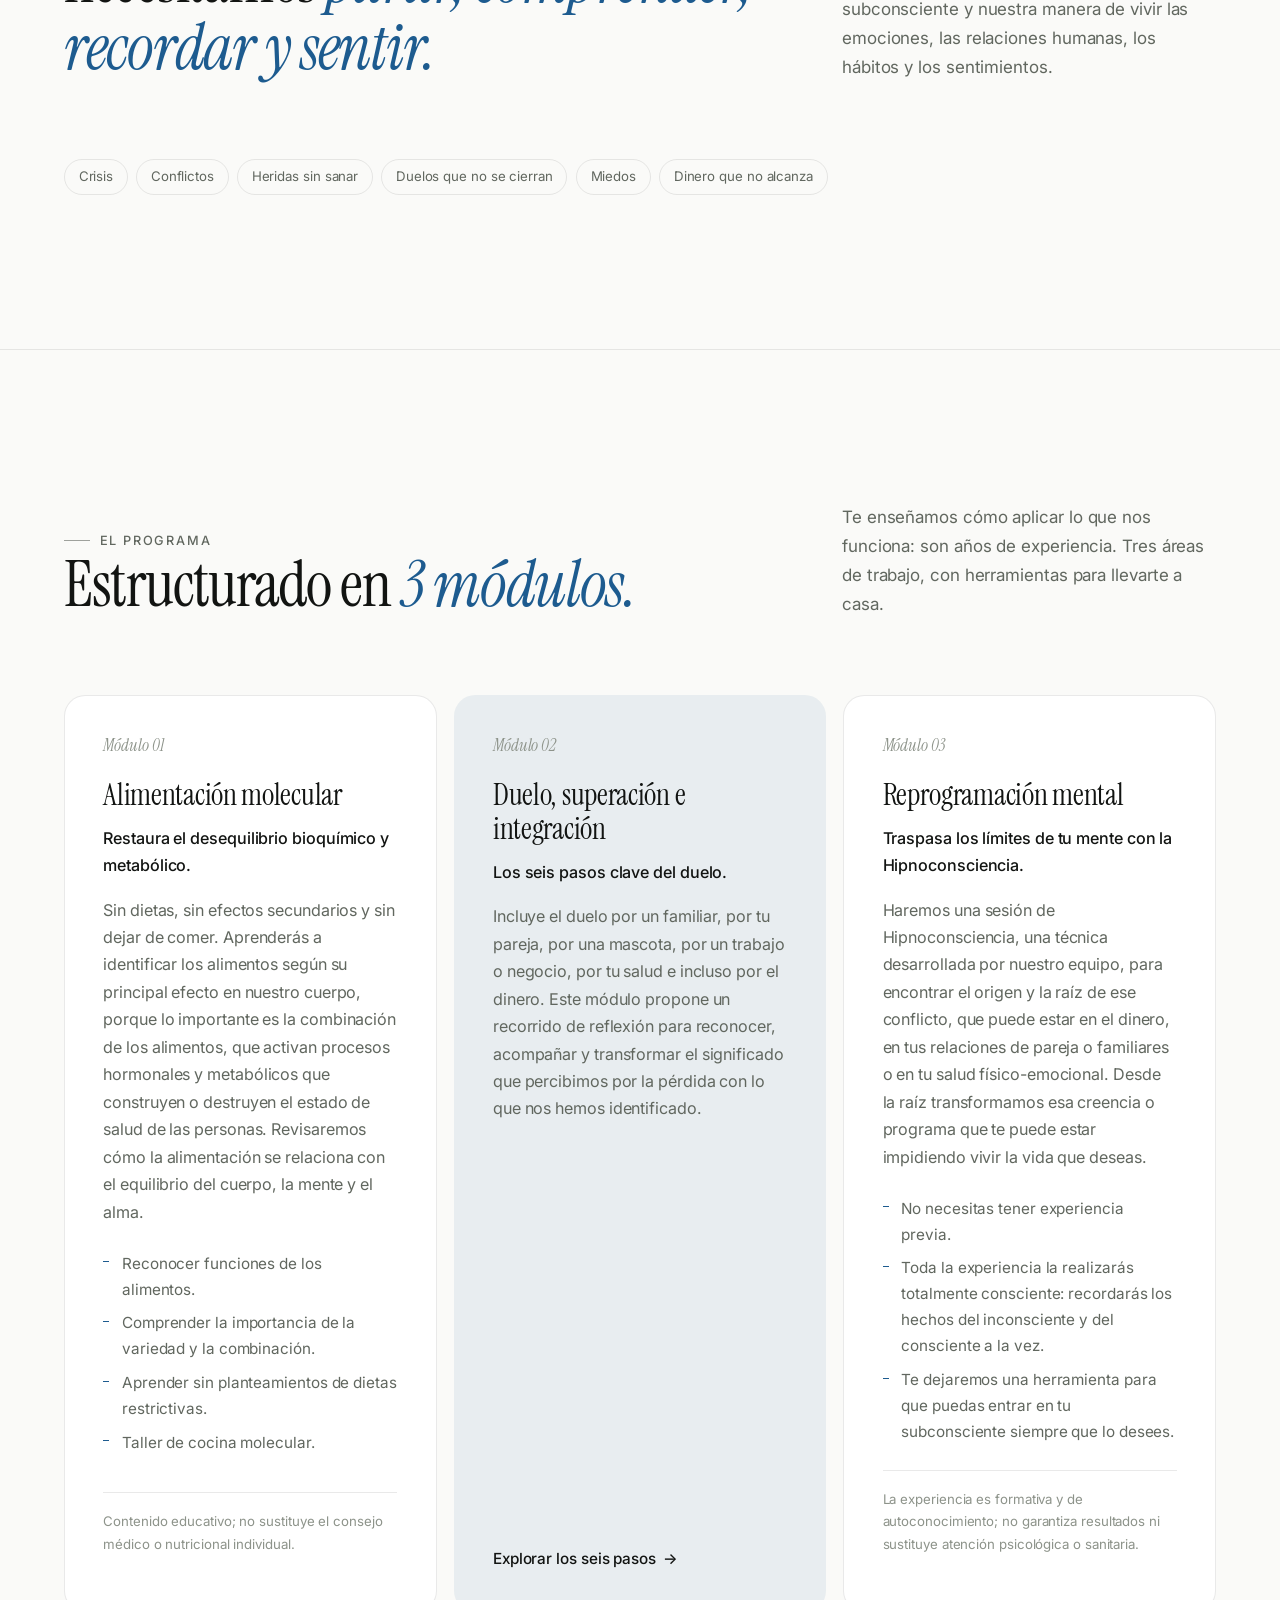
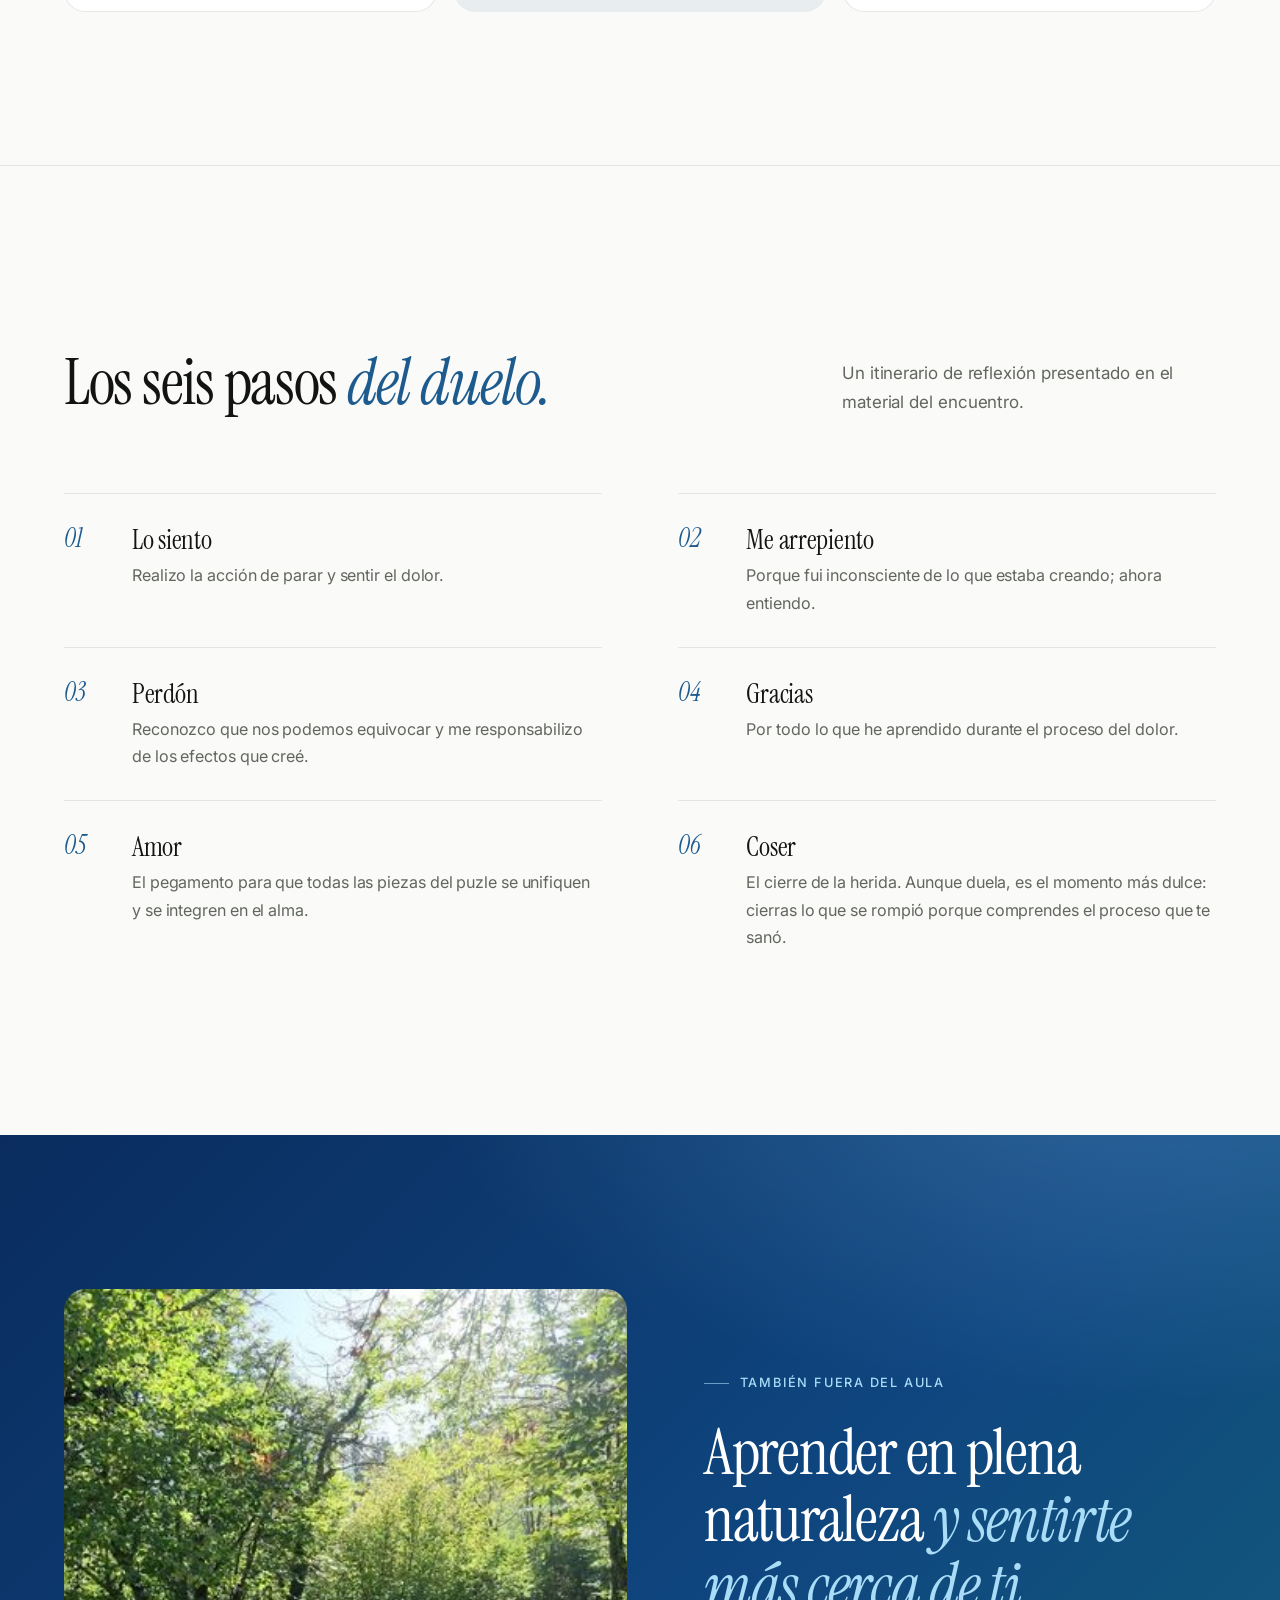
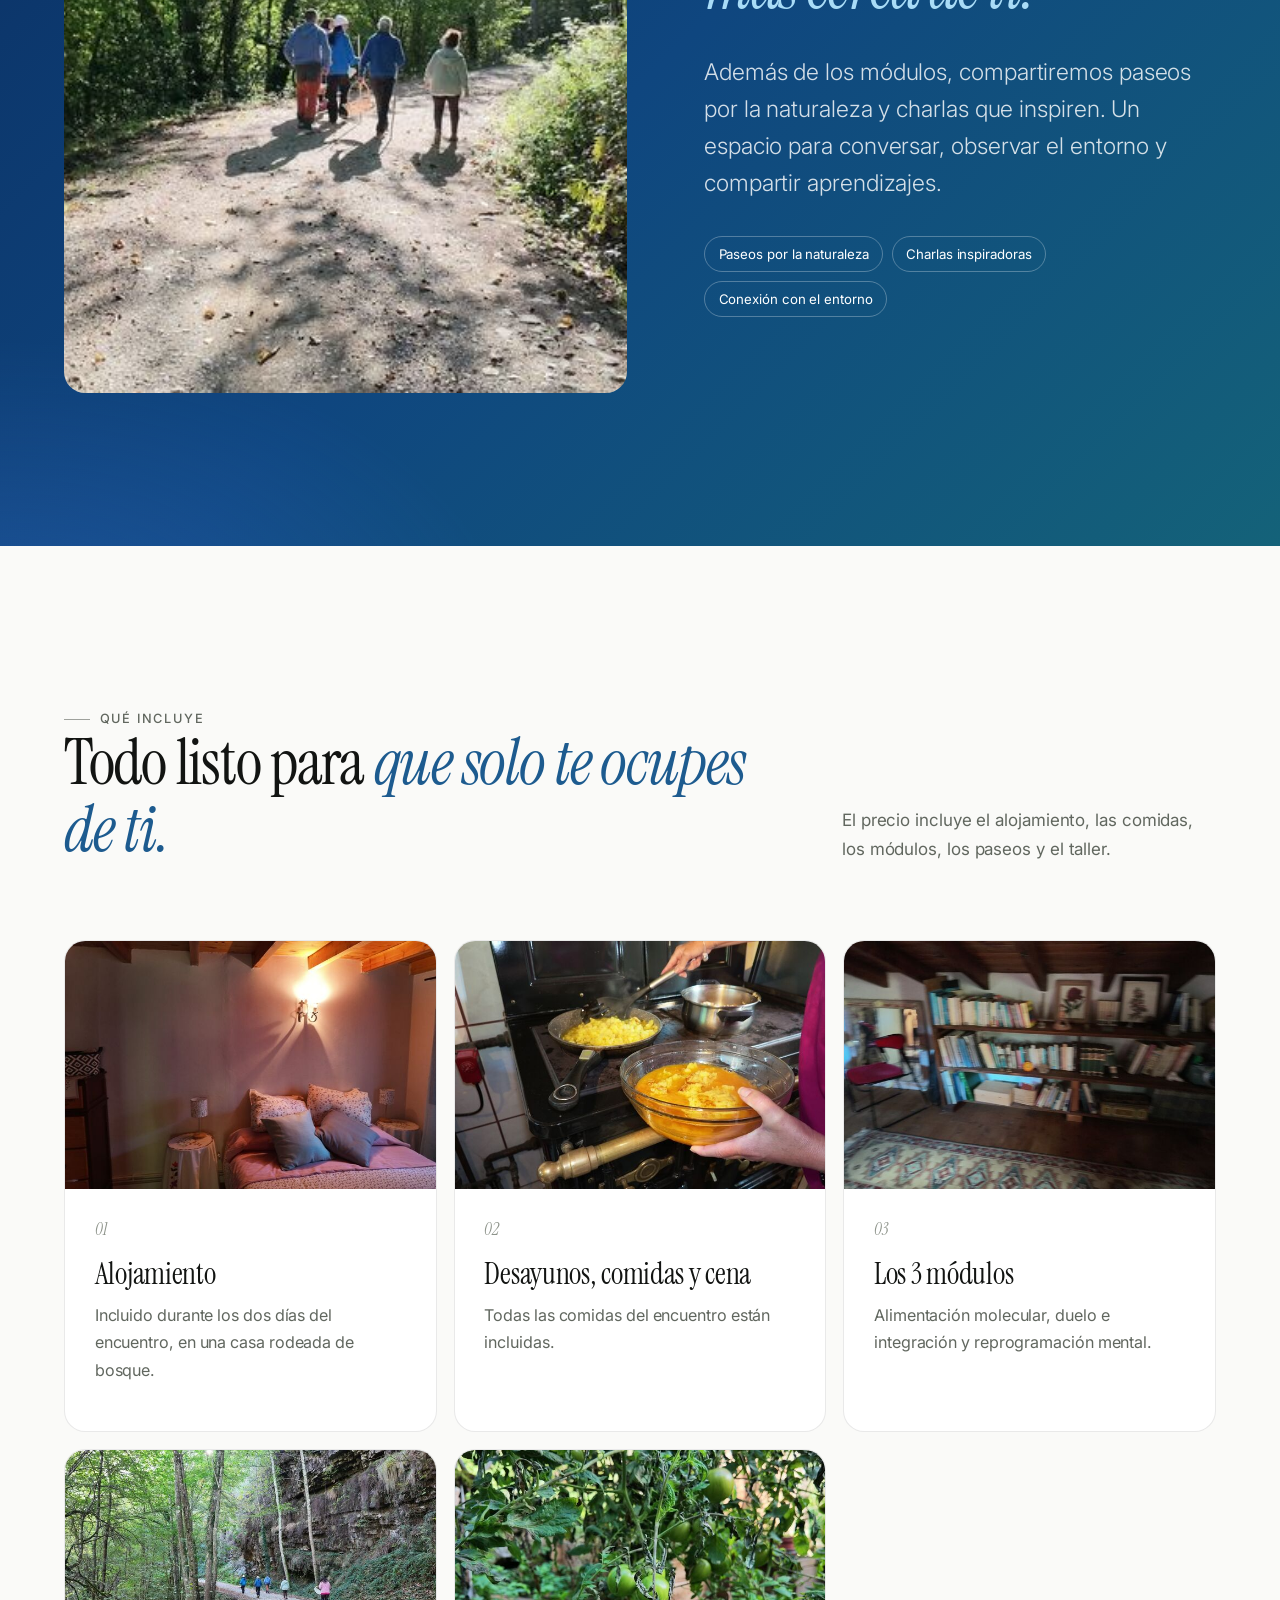
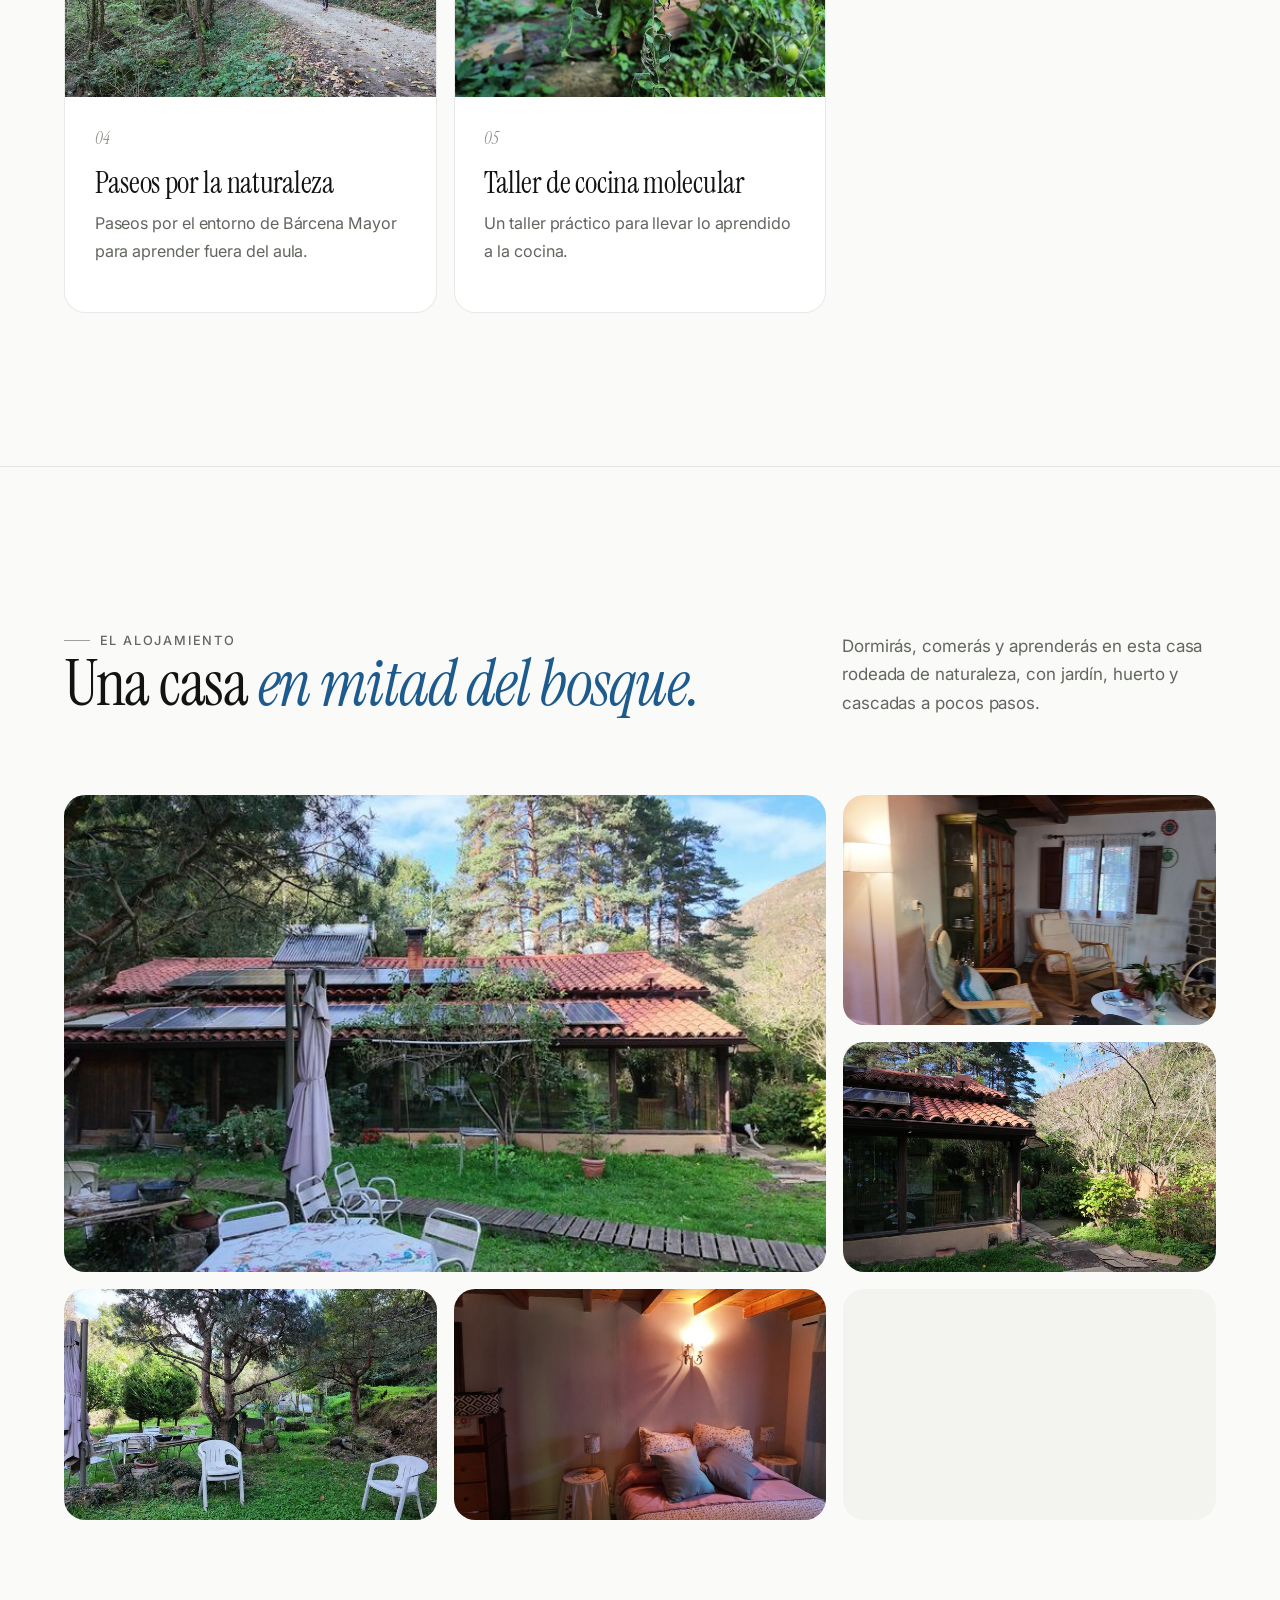
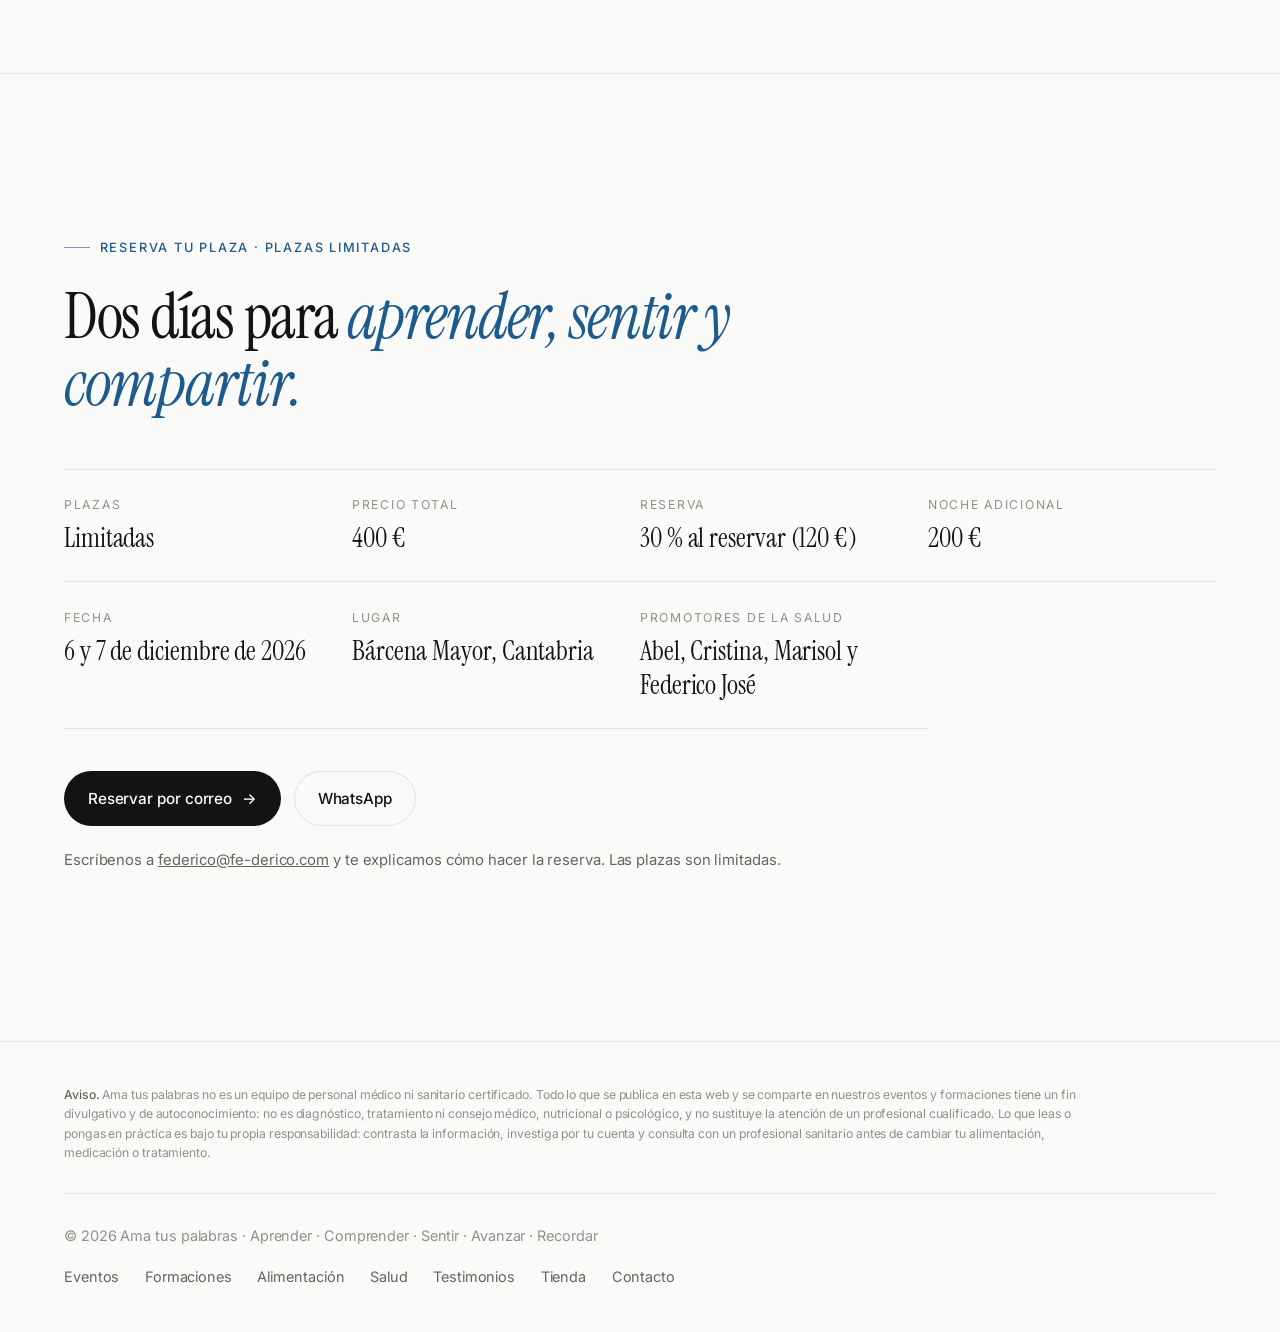
<file: formaciones/crea-te-a-ti-mismo/index.html>
<!doctype html>
<html lang="es">
<head>
  <meta charset="utf-8">
  <meta name="viewport" content="width=device-width, initial-scale=1, viewport-fit=cover">
  <meta name="color-scheme" content="light dark">
  <meta name="theme-color" content="#fafaf8" media="(prefers-color-scheme: light)">
  <meta name="theme-color" content="#0b0c0b" media="(prefers-color-scheme: dark)">
  <meta name="description" content="Créate a ti mismo: dos días de aprendizaje y naturaleza el 6 y 7 de diciembre de 2026 en Bárcena Mayor, Cantabria. 400 €, con alojamiento y comidas. Plazas limitadas.">
  <title>Créate a ti mismo · Ama tus palabras</title>
  <link rel="canonical" href="https://ama-tus-palabras.github.io/formaciones/crea-te-a-ti-mismo/">
  <meta property="og:type" content="website">
  <meta property="og:site_name" content="Ama tus palabras">
  <meta property="og:locale" content="es_ES">
  <meta property="og:title" content="Créate a ti mismo">
  <meta property="og:description" content="Créate a ti mismo: dos días de aprendizaje y naturaleza el 6 y 7 de diciembre de 2026 en Bárcena Mayor, Cantabria. 400 €, con alojamiento y comidas. Plazas limitadas.">
  <meta property="og:url" content="https://ama-tus-palabras.github.io/formaciones/crea-te-a-ti-mismo/">
  <meta property="og:image" content="https://ama-tus-palabras.github.io/assets/og/crea-te-a-ti-mismo.jpg">
  <meta property="og:image:type" content="image/jpeg">
  <meta property="og:image:width" content="1200">
  <meta property="og:image:height" content="630">
  <meta property="og:image:alt" content="Créate a ti mismo · Ama tus palabras">
  <meta name="twitter:card" content="summary_large_image">
  <meta name="twitter:title" content="Créate a ti mismo">
  <meta name="twitter:description" content="Créate a ti mismo: dos días de aprendizaje y naturaleza el 6 y 7 de diciembre de 2026 en Bárcena Mayor, Cantabria. 400 €, con alojamiento y comidas. Plazas limitadas.">
  <meta name="twitter:image" content="https://ama-tus-palabras.github.io/assets/og/crea-te-a-ti-mismo.jpg">
  <link rel="icon" href="../../assets/mark.svg" type="image/svg+xml">
  <link rel="icon" href="../../assets/icon-192.png" type="image/png" sizes="192x192">
  <link rel="apple-touch-icon" href="../../assets/apple-touch-icon.png">
  <link rel="manifest" href="../../manifest.webmanifest">
  <link rel="preconnect" href="https://fonts.googleapis.com">
  <link rel="preconnect" href="https://fonts.gstatic.com" crossorigin>
  <link rel="stylesheet" href="../../assets/site.css?v=11ee1440">
</head>
<body>
  <header class="site-header">
    <div class="wrap">
      <a class="brand" href="../../" aria-label="Ama tus palabras, inicio">
        <svg viewBox="0 0 32 32" aria-hidden="true"><circle cx="16" cy="16" r="14.5" fill="none" stroke="currentColor" stroke-width="1.2"/><path d="M10.5 19.5c0-3.6 1.6-6.4 4.4-8l.7 1c-1.7 1.2-2.6 2.6-2.8 4.3.4-.2.8-.3 1.3-.3 1.4 0 2.4 1 2.4 2.4 0 1.5-1.1 2.6-2.6 2.6-2 0-3.4-1.4-3.4-2zM17.6 19.5c0-3.6 1.6-6.4 4.4-8l.7 1c-1.7 1.2-2.6 2.6-2.8 4.3.4-.2.8-.3 1.3-.3 1.4 0 2.4 1 2.4 2.4 0 1.5-1.1 2.6-2.6 2.6-2 0-3.4-1.4-3.4-2z" fill="currentColor"/></svg>
        <span>Ama tus palabras <small>/ Formaciones</small></span>
      </a>
      <button class="menu-toggle" aria-expanded="false" aria-controls="nav">
        <svg viewBox="0 0 24 24" fill="none" stroke="currentColor" stroke-width="1.5" stroke-linecap="round" aria-hidden="true"><path d="M4 8h16M4 16h16"/></svg>
        <span class="sr-only">Abrir menú</span>
      </button>
      <nav class="nav" id="nav">
        <a href="../../eventos/">Eventos</a>
        <a href="../../formaciones/" aria-current="page">Formaciones</a>
        <a href="../../alimentacion/">Alimentación</a>
        <a href="../../salud/">Salud</a>
        <a href="../../testimonios/">Testimonios</a>
        <a href="../../tienda/">Tienda</a>
        <a href="../../contacto/">Contacto</a>
      </nav>
    </div>
  </header>

  <main>
    <section class="hero wrap">
      <p class="eyebrow reveal">Reto de 2 días · 6 y 7 de diciembre de 2026 · Bárcena Mayor, Cantabria</p>
      <h1 class="display reveal">Créate<br><em>a ti mismo.</em></h1>
      <p class="lead reveal">Dos días de aprendizaje y naturaleza en favor de tu bienestar físico-emocional. Plazas limitadas.</p>
      <div class="actions reveal">
        <a class="button" href="#reserva">Reservar plaza <span class="arrow">→</span></a>
        <a class="button ghost" href="#incluye">Qué incluye</a>
      </div>
    </section>

    <div class="wrap pull reveal">
      <figure class="hero-media" style="margin:0">
        <video autoplay muted loop playsinline preload="metadata" poster="../../assets/img/cascada-1600.jpg" aria-label="Cascada entre rocas con musgo, cerca de la casa">
          <source src="../../assets/img/cascada.mp4" type="video/mp4">
        </video>
      </figure>
    </div>

    <section class="section wrap" id="experiencia">
      <div class="section-head">
        <div>
          <p class="eyebrow reveal">Una pausa para mirar hacia dentro</p>
          <h2 class="h2 reveal">Hay momentos en los que necesitamos <em>parar, comprender, recordar y sentir.</em></h2>
        </div>
        <p class="reveal">Este encuentro reúne tres bloques de aprendizaje que abordan la alimentación, los procesos de duelo y la relación entre nuestras creencias aceptadas en la mente subconsciente y nuestra manera de vivir las emociones, las relaciones humanas, los hábitos y los sentimientos.</p>
      </div>
      <div class="tags reveal" aria-label="Situaciones que aborda el encuentro">
        <span class="tag">Crisis</span><span class="tag">Conflictos</span><span class="tag">Heridas sin sanar</span>
        <span class="tag">Duelos que no se cierran</span><span class="tag">Miedos</span><span class="tag">Dinero que no alcanza</span>
      </div>
    </section>

    <section class="section wrap" id="modulos">
      <div class="section-head">
        <div>
          <p class="eyebrow reveal">El programa</p>
          <h2 class="h2 reveal">Estructurado en <em>3 módulos.</em></h2>
        </div>
        <p class="reveal">Te enseñamos cómo aplicar lo que nos funciona: son años de experiencia. Tres áreas de trabajo, con herramientas para llevarte a casa.</p>
      </div>
      <div class="grid grid-3">
        <article class="card reveal">
          <span class="num">Módulo 01</span>
          <h3 class="h3">Alimentación molecular</h3>
          <p class="promise">Restaura el desequilibrio bioquímico y metabólico.</p>
          <p>Sin dietas, sin efectos secundarios y sin dejar de comer. Aprenderás a identificar los alimentos según su principal efecto en nuestro cuerpo, porque lo importante es la combinación de los alimentos, que activan procesos hormonales y metabólicos que construyen o destruyen el estado de salud de las personas. Revisaremos cómo la alimentación se relaciona con el equilibrio del cuerpo, la mente y el alma.</p>
          <ul><li>Reconocer funciones de los alimentos.</li><li>Comprender la importancia de la variedad y la combinación.</li><li>Aprender sin planteamientos de dietas restrictivas.</li><li>Taller de cocina molecular.</li></ul>
          <p class="note">Contenido educativo; no sustituye el consejo médico o nutricional individual.</p>
        </article>
        <article class="card accent reveal" id="duelo">
          <span class="num">Módulo 02</span>
          <h3 class="h3">Duelo, superación e integración</h3>
          <p class="promise">Los seis pasos clave del duelo.</p>
          <p>Incluye el duelo por un familiar, por tu pareja, por una mascota, por un trabajo o negocio, por tu salud e incluso por el dinero. Este módulo propone un recorrido de reflexión para reconocer, acompañar y transformar el significado que percibimos por la pérdida con lo que nos hemos identificado.</p>
          <a class="link" href="#seis-pasos" style="margin-top:auto">Explorar los seis pasos <span class="arrow">→</span></a>
        </article>
        <article class="card reveal">
          <span class="num">Módulo 03</span>
          <h3 class="h3">Reprogramación mental</h3>
          <p class="promise">Traspasa los límites de tu mente con la Hipnoconsciencia.</p>
          <p>Haremos una sesión de Hipnoconsciencia, una técnica desarrollada por nuestro equipo, para encontrar el origen y la raíz de ese conflicto, que puede estar en el dinero, en tus relaciones de pareja o familiares o en tu salud físico-emocional. Desde la raíz transformamos esa creencia o programa que te puede estar impidiendo vivir la vida que deseas.</p>
          <ul><li>No necesitas tener experiencia previa.</li><li>Toda la experiencia la realizarás totalmente consciente: recordarás los hechos del inconsciente y del consciente a la vez.</li><li>Te dejaremos una herramienta para que puedas entrar en tu subconsciente siempre que lo desees.</li></ul>
          <p class="note">La experiencia es formativa y de autoconocimiento; no garantiza resultados ni sustituye atención psicológica o sanitaria.</p>
        </article>
      </div>
    </section>

    <section class="section wrap" id="seis-pasos">
      <div class="section-head">
        <div>
          <p class="eyebrow reveal">Módulo 02 · Profundizamos</p>
          <h2 class="h2 reveal">Los seis pasos <em>del duelo.</em></h2>
        </div>
        <p class="reveal">Un itinerario de reflexión presentado en el material del encuentro.</p>
      </div>
      <div class="steps">
        <article class="reveal"><span>01</span><div><h3 class="h3">Lo siento</h3><p>Realizo la acción de parar y sentir el dolor.</p></div></article>
        <article class="reveal"><span>02</span><div><h3 class="h3">Me arrepiento</h3><p>Porque fui inconsciente de lo que estaba creando; ahora entiendo.</p></div></article>
        <article class="reveal"><span>03</span><div><h3 class="h3">Perdón</h3><p>Reconozco que nos podemos equivocar y me responsabilizo de los efectos que creé.</p></div></article>
        <article class="reveal"><span>04</span><div><h3 class="h3">Gracias</h3><p>Por todo lo que he aprendido durante el proceso del dolor.</p></div></article>
        <article class="reveal"><span>05</span><div><h3 class="h3">Amor</h3><p>El pegamento para que todas las piezas del puzle se unifiquen y se integren en el alma.</p></div></article>
        <article class="reveal"><span>06</span><div><h3 class="h3">Coser</h3><p>El cierre de la herida. Aunque duela, es el momento más dulce: cierras lo que se rompió porque comprendes el proceso que te sanó.</p></div></article>
      </div>
    </section>

    <section class="section wrap band">
      <div class="split">
        <figure class="hero-media reveal" style="margin:0">
          <img src="../../assets/img/paseo-1600.jpg"
          srcset="../../assets/img/paseo-800.jpg 800w,
          ../../assets/img/paseo-1600.jpg 1600w,
          ../../assets/img/paseo-2400.jpg 2400w"
          sizes="(min-width: 860px) 40rem, 100vw" alt="Paseo por un camino entre árboles" loading="lazy" decoding="async">
        </figure>
        <div>
          <p class="eyebrow reveal">También fuera del aula</p>
          <h2 class="h2 reveal">Aprender en plena naturaleza <em>y sentirte más cerca de ti.</em></h2>
          <p class="lead reveal">Además de los módulos, compartiremos paseos por la naturaleza y charlas que inspiren. Un espacio para conversar, observar el entorno y compartir aprendizajes.</p>
          <div class="tags reveal" style="margin-top:2rem"><span class="tag">Paseos por la naturaleza</span><span class="tag">Charlas inspiradoras</span><span class="tag">Conexión con el entorno</span></div>
        </div>
      </div>
    </section>

    <section class="section wrap" id="incluye">
      <div class="section-head">
        <div>
          <p class="eyebrow reveal">Qué incluye</p>
          <h2 class="h2 reveal">Todo listo para <em>que solo te ocupes de ti.</em></h2>
        </div>
        <p class="reveal">El precio incluye el alojamiento, las comidas, los módulos, los paseos y el taller.</p>
      </div>
      <div class="grid grid-3">
        <div class="card reveal" style="padding:0;overflow:hidden">
          <div class="hero-media" style="aspect-ratio:3/2;border-radius:0">
            <img src="../../assets/img/dormitorio-1600.jpg"
          srcset="../../assets/img/dormitorio-800.jpg 800w,
          ../../assets/img/dormitorio-1600.jpg 1600w"
          sizes="(min-width: 960px) 25rem, 100vw" alt="Dormitorio de la casa" loading="lazy" decoding="async">
          </div>
          <div class="card-body">
            <span class="num">01</span>
            <h3 class="h3">Alojamiento</h3>
            <p>Incluido durante los dos días del encuentro, en una casa rodeada de bosque.</p>
          </div>
        </div>
        <div class="card reveal" style="padding:0;overflow:hidden">
          <div class="hero-media" style="aspect-ratio:3/2;border-radius:0">
            <img src="../../assets/img/cocina-1600.jpg"
          srcset="../../assets/img/cocina-800.jpg 800w,
          ../../assets/img/cocina-1600.jpg 1600w"
          sizes="(min-width: 960px) 25rem, 100vw" alt="Cocinando una tortilla en la cocina de la casa" loading="lazy" decoding="async">
          </div>
          <div class="card-body">
            <span class="num">02</span>
            <h3 class="h3">Desayunos, comidas y cena</h3>
            <p>Todas las comidas del encuentro están incluidas.</p>
          </div>
        </div>
        <div class="card reveal" style="padding:0;overflow:hidden">
          <div class="hero-media" style="aspect-ratio:3/2;border-radius:0">
            <img src="../../assets/img/biblioteca-1600.jpg"
          srcset="../../assets/img/biblioteca-800.jpg 800w,
          ../../assets/img/biblioteca-1600.jpg 1600w"
          sizes="(min-width: 960px) 25rem, 100vw" alt="Rincón de lectura de la casa" loading="lazy" decoding="async">
          </div>
          <div class="card-body">
            <span class="num">03</span>
            <h3 class="h3">Los 3 módulos</h3>
            <p>Alimentación molecular, duelo e integración y reprogramación mental.</p>
          </div>
        </div>
        <div class="card reveal" style="padding:0;overflow:hidden">
          <div class="hero-media" style="aspect-ratio:3/2;border-radius:0">
            <img src="../../assets/img/paseo2-1600.jpg"
          srcset="../../assets/img/paseo2-800.jpg 800w,
          ../../assets/img/paseo2-1600.jpg 1600w"
          sizes="(min-width: 960px) 25rem, 100vw" alt="Camino entre árboles junto a una pared de roca" loading="lazy" decoding="async">
          </div>
          <div class="card-body">
            <span class="num">04</span>
            <h3 class="h3">Paseos por la naturaleza</h3>
            <p>Paseos por el entorno de Bárcena Mayor para aprender fuera del aula.</p>
          </div>
        </div>
        <div class="card reveal" style="padding:0;overflow:hidden">
          <div class="hero-media" style="aspect-ratio:3/2;border-radius:0">
            <img src="../../assets/img/huerto-1600.jpg"
          srcset="../../assets/img/huerto-800.jpg 800w,
          ../../assets/img/huerto-1600.jpg 1600w"
          sizes="(min-width: 960px) 25rem, 100vw" alt="Tomateras del huerto" loading="lazy" decoding="async">
          </div>
          <div class="card-body">
            <span class="num">05</span>
            <h3 class="h3">Taller de cocina molecular</h3>
            <p>Un taller práctico para llevar lo aprendido a la cocina.</p>
          </div>
        </div>
      </div>
    </section>

    <section class="section wrap" id="casa">
      <div class="section-head">
        <div>
          <p class="eyebrow reveal">El alojamiento</p>
          <h2 class="h2 reveal">Una casa <em>en mitad del bosque.</em></h2>
        </div>
        <p class="reveal">Dormirás, comerás y aprenderás en esta casa rodeada de naturaleza, con jardín, huerto y cascadas a pocos pasos.</p>
      </div>
      <div class="gallery">
        <figure class="hero-media reveal">
          <img src="../../assets/img/casa-1600.jpg"
          srcset="../../assets/img/casa-800.jpg 800w,
          ../../assets/img/casa-1600.jpg 1600w,
          ../../assets/img/casa-2400.jpg 2400w"
          sizes="(min-width: 960px) 38rem, 100vw" alt="La casa, con tejado de teja y jardín" loading="lazy" decoding="async">
        </figure>
        <figure class="hero-media reveal">
          <img src="../../assets/img/salon-1600.jpg"
          srcset="../../assets/img/salon-800.jpg 800w,
          ../../assets/img/salon-1600.jpg 1600w,
          ../../assets/img/salon-2400.jpg 2400w"
          sizes="(min-width: 960px) 38rem, 100vw" alt="Salón con butacas y luz natural" loading="lazy" decoding="async">
        </figure>
        <figure class="hero-media reveal">
          <img src="../../assets/img/porche-1600.jpg"
          srcset="../../assets/img/porche-800.jpg 800w,
          ../../assets/img/porche-1600.jpg 1600w,
          ../../assets/img/porche-2400.jpg 2400w"
          sizes="(min-width: 960px) 38rem, 100vw" alt="Porche acristalado entre árboles" loading="lazy" decoding="async">
        </figure>
        <figure class="hero-media reveal">
          <img src="../../assets/img/jardin-1600.jpg"
          srcset="../../assets/img/jardin-800.jpg 800w,
          ../../assets/img/jardin-1600.jpg 1600w,
          ../../assets/img/jardin-2400.jpg 2400w"
          sizes="(min-width: 960px) 38rem, 100vw" alt="Jardín con mesas y sillas" loading="lazy" decoding="async">
        </figure>
        <figure class="hero-media reveal">
          <img src="../../assets/img/dormitorio-1600.jpg"
          srcset="../../assets/img/dormitorio-800.jpg 800w,
          ../../assets/img/dormitorio-1600.jpg 1600w,
          ../../assets/img/dormitorio-2400.jpg 2400w"
          sizes="(min-width: 960px) 38rem, 100vw" alt="Dormitorio con cama de matrimonio" loading="lazy" decoding="async">
        </figure>
        <figure class="hero-media reveal">
          <img src="../../assets/img/cascada-1600.jpg"
          srcset="../../assets/img/cascada-800.jpg 800w,
          ../../assets/img/cascada-1600.jpg 1600w,
          ../../assets/img/cascada-2400.jpg 2400w"
          sizes="(min-width: 960px) 38rem, 100vw" alt="Cascada cerca de la casa" loading="lazy" decoding="async">
        </figure>
      </div>
    </section>

    <section class="section wrap" id="reserva">
      <span id="encuentro"></span>
      <p class="eyebrow reveal">Reserva tu plaza · Plazas limitadas</p>
      <h2 class="h2 reveal" style="max-width:48rem">Dos días para <em>aprender, sentir y compartir.</em></h2>
      <div class="facts reveal" style="margin-top:3rem">
        <div><small>Plazas</small><strong>Limitadas</strong></div>
        <div><small>Precio total</small><strong>400 €</strong></div>
        <div><small>Reserva</small><strong>30 % al reservar (120 €)</strong></div>
        <div><small>Noche adicional</small><strong>200 €</strong></div>
        <div><small>Fecha</small><strong>6 y 7 de diciembre de 2026</strong></div>
        <div><small>Lugar</small><strong>Bárcena Mayor, Cantabria</strong></div>
        <div><small>Promotores de la salud</small><strong>Abel, Cristina, Marisol y Federico José</strong></div>
      </div>
      <div class="actions reveal">
        <a class="button" href="mailto:federico@fe-derico.com?subject=Reserva%3A%20Cr%C3%A9ate%20a%20ti%20mismo&amp;body=Hola%2C%20me%20gustar%C3%ADa%20reservar%20plaza%20en%20Cr%C3%A9ate%20a%20ti%20mismo%20%286%20y%207%20de%20diciembre%20de%202026%29.">Reservar por correo <span class="arrow">→</span></a>
        <a class="button ghost" href="https://wa.me/34606448325" target="_blank" rel="noopener">WhatsApp</a>
      </div>
      <p class="muted small reveal" style="margin-top:1.25rem">Escríbenos a <a href="mailto:federico@fe-derico.com?subject=Informaci%C3%B3n%20sobre%20Cr%C3%A9ate%20a%20ti%20mismo">federico@fe-derico.com</a> y te explicamos cómo hacer la reserva. Las plazas son limitadas.</p>
    </section>
  </main>

  <footer class="site-footer">
    <div class="wrap">
      <p class="disclaimer"><strong>Aviso.</strong> Ama tus palabras no es un equipo de personal médico ni sanitario certificado. Todo lo que se publica en esta web y se comparte en nuestros eventos y formaciones tiene un fin divulgativo y de autoconocimiento: no es diagnóstico, tratamiento ni consejo médico, nutricional o psicológico, y no sustituye la atención de un profesional cualificado. Lo que leas o pongas en práctica es bajo tu propia responsabilidad: contrasta la información, investiga por tu cuenta y consulta con un profesional sanitario antes de cambiar tu alimentación, medicación o tratamiento.</p>
      <div class="footer-row">
        <span>© 2026 Ama tus palabras · Aprender · Comprender · Sentir · Avanzar · Recordar</span>
        <nav><a href="../../eventos/">Eventos</a> <a href="../../formaciones/">Formaciones</a> <a href="../../alimentacion/">Alimentación</a> <a href="../../salud/">Salud</a> <a href="../../testimonios/">Testimonios</a> <a href="../../tienda/">Tienda</a> <a href="../../contacto/">Contacto</a></nav>
      </div>
    </div>
  </footer>
  <script src="../../assets/site.js?v=11ee1440"></script>
</body>
</html>
</file>
<file: assets/site.css>
/* Ama tus palabras · sistema visual común
   Claro/oscuro automático según el dispositivo (prefers-color-scheme). */
@import url('https://fonts.googleapis.com/css2?family=Instrument+Serif:ital@0;1&family=Inter:wght@300;400;500;600&display=swap');

:root {
  color-scheme: light dark;
  --bg: #fafaf8;
  --surface: #ffffff;
  --surface-2: #f3f3ef;
  --ink: #121412;
  --muted: #61675f;
  --faint: #8d938a;
  --line: rgba(18, 20, 18, .09);
  --accent: #1d5b8f;
  --accent-soft: rgba(29, 91, 143, .08);
  --band: radial-gradient(70rem 36rem at 88% -10%, rgba(130, 196, 240, .28), transparent 60%),
          radial-gradient(50rem 30rem at 0% 110%, rgba(60, 120, 220, .32), transparent 60%),
          linear-gradient(135deg, #0a2c5e 0%, #0f467f 52%, #146279 100%);
  --band-ink: #ffffff;
  --band-muted: rgba(255, 255, 255, .82);
  --band-accent: #a9dcf7;
  --band-line: rgba(255, 255, 255, .28);
  --on-accent: #ffffff;
  --shadow: 0 1px 2px rgba(18, 20, 18, .04), 0 12px 40px -12px rgba(18, 20, 18, .10);
  --header: rgba(250, 250, 248, .78);
  --img-dim: 0;

  --serif: 'Instrument Serif', 'Iowan Old Style', Georgia, serif;
  --sans: 'Inter', system-ui, -apple-system, 'Segoe UI', sans-serif;
  --radius: 1.25rem;
  --wrap: 76rem;
  --gutter: clamp(1rem, 5vw, 4rem);
  --section: clamp(5rem, 12vw, 10rem);
}

@media (prefers-color-scheme: dark) {
  :root {
    --bg: #0b0c0b;
    --surface: #131513;
    --surface-2: #181a18;
    --ink: #eceeea;
    --muted: #a0a69d;
    --faint: #737970;
    --line: rgba(255, 255, 255, .08);
    --accent: #8ec5ef;
    --accent-soft: rgba(142, 197, 239, .09);
    --band: radial-gradient(70rem 36rem at 88% -10%, rgba(130, 196, 240, .18), transparent 60%),
            radial-gradient(50rem 30rem at 0% 110%, rgba(60, 120, 220, .24), transparent 60%),
            linear-gradient(135deg, #071f45 0%, #0b3462 52%, #0f4a5c 100%);
    --on-accent: #0b0c0b;
    --shadow: 0 1px 2px rgba(0, 0, 0, .3), 0 16px 48px -16px rgba(0, 0, 0, .6);
    --header: rgba(11, 12, 11, .72);
    --img-dim: .18;
  }
}

/* Escala suave para pantallas grandes (2K/4K): todo está en rem */
html { font-size: 106.25%; scroll-behavior: smooth; -webkit-text-size-adjust: 100%; }
@media (min-width: 1800px) { html { font-size: 118.75%; } }
@media (min-width: 2400px) { html { font-size: 137.5%; } }
@media (min-width: 3200px) { html { font-size: 168.75%; } }

*, *::before, *::after { box-sizing: border-box; }
body {
  margin: 0;
  background: var(--bg);
  color: var(--ink);
  font: 400 1rem/1.7 var(--sans);
  letter-spacing: -.005em;
  -webkit-font-smoothing: antialiased;
  -moz-osx-font-smoothing: grayscale;
  text-rendering: optimizeLegibility;
  overflow-x: hidden;
}
img { display: block; max-width: 100%; height: auto; }
a { color: inherit; }
::selection { background: var(--accent); color: var(--on-accent); }
:focus-visible { outline: 2px solid var(--accent); outline-offset: 3px; border-radius: 4px; }

.wrap { width: 100%; max-width: calc(var(--wrap) + 2 * var(--gutter)); margin-inline: auto; padding-inline: var(--gutter); }
.sr-only { position: absolute; width: 1px; height: 1px; padding: 0; margin: -1px; overflow: hidden; clip: rect(0 0 0 0); white-space: nowrap; border: 0; }

/* Cabecera */
.site-header {
  position: sticky; top: 0; z-index: 20;
  background: var(--header);
  backdrop-filter: saturate(1.6) blur(18px);
  -webkit-backdrop-filter: saturate(1.6) blur(18px);
  border-bottom: 1px solid var(--line);
}
.site-header .wrap { height: 4rem; display: flex; align-items: center; justify-content: space-between; gap: 1.5rem; }
.brand { display: inline-flex; align-items: center; gap: .6rem; text-decoration: none; font-weight: 500; font-size: .95rem; letter-spacing: -.01em; }
.brand svg { width: 1.6rem; height: 1.6rem; color: var(--accent); }
.brand small { color: var(--faint); font-weight: 400; }
.nav { display: flex; align-items: center; gap: 2rem; }
.nav a { text-decoration: none; font-size: .875rem; color: var(--muted); transition: color .2s; }
.nav a:hover, .nav a[aria-current="page"] { color: var(--ink); }
.menu-toggle { display: none; background: none; border: 0; padding: .5rem; margin-right: -.5rem; color: var(--ink); cursor: pointer; }
.menu-toggle svg { width: 1.4rem; height: 1.4rem; display: block; }

@media (max-width: 1080px) {
  .menu-toggle { display: block; }
  .brand small { display: none; }
  .nav {
    display: none; position: absolute; top: 4rem; left: 0; right: 0;
    flex-direction: column; align-items: stretch; gap: 0;
    padding: .5rem var(--gutter) 1.25rem;
    background: var(--bg); border-bottom: 1px solid var(--line);
  }
  .nav.open { display: flex; }
  .nav a { padding: .8rem 0; font-size: 1rem; border-bottom: 1px solid var(--line); }
  .nav a:last-child { border-bottom: 0; }
}

/* Tipografía */
.eyebrow {
  display: inline-flex; align-items: center; gap: .6rem;
  font-size: .75rem; font-weight: 500; letter-spacing: .14em; text-transform: uppercase; color: var(--accent);
  margin: 0 0 1.5rem;
}
.eyebrow::before { content: ""; width: 1.5rem; height: 1px; background: currentColor; opacity: .6; }
.display {
  font: 400 clamp(3.2rem, 9vw, 7.5rem)/.95 var(--serif);
  letter-spacing: -.025em; margin: 0;
}
.h2 { font: 400 clamp(2.2rem, 5vw, 3.75rem)/1.05 var(--serif); letter-spacing: -.02em; margin: 0; }
.h3 { font: 400 1.75rem/1.15 var(--serif); letter-spacing: -.01em; margin: 0; }
.display em, .h2 em, .h3 em { font-style: italic; color: var(--accent); }
.lead { font-size: clamp(1.15rem, 1.8vw, 1.45rem); line-height: 1.6; color: var(--muted); font-weight: 300; max-width: 38rem; margin: 2rem 0 0; }
.muted { color: var(--muted); }
.small { font-size: .875rem; }

/* Botones */
.actions { display: flex; flex-wrap: wrap; gap: .75rem; margin-top: 2.5rem; }
.button {
  display: inline-flex; align-items: center; gap: .6rem;
  padding: .85rem 1.4rem; border-radius: 999px;
  background: var(--ink); color: var(--bg);
  font-size: .9rem; font-weight: 500; text-decoration: none;
  transition: transform .25s cubic-bezier(.2,.8,.2,1), opacity .2s;
}
.button:hover { transform: translateY(-1px); opacity: .9; }
.button.ghost { background: transparent; color: var(--ink); box-shadow: inset 0 0 0 1px var(--line); }
.button.ghost:hover { box-shadow: inset 0 0 0 1px var(--muted); }
.arrow { transition: transform .25s; }
a:hover > .arrow { transform: translateX(3px); }

/* Secciones */
.section { padding-block: var(--section); }
.section + .section { border-top: 1px solid var(--line); }
.band + .section, .section + .band, .hero + .section { border-top: 0; }
.section-head { display: grid; grid-template-columns: 1fr minmax(0, 22rem); gap: 2rem 4rem; align-items: end; margin-bottom: clamp(2.5rem, 6vw, 4.5rem); }
.section-head p { margin: 0; color: var(--muted); }
@media (max-width: 760px) { .section-head { grid-template-columns: 1fr; } }

/* Hero */
.hero { padding-block: clamp(4.5rem, 13vw, 10rem) clamp(4rem, 9vw, 7rem); }
.hero .display { font-size: clamp(3.6rem, 10vw, 8.5rem); }
.hero:has(+ .pull) { padding-bottom: clamp(7rem, 14vw, 11rem); }
.pull { position: relative; z-index: 1; margin-top: calc(-1 * clamp(4rem, 9vw, 7rem)); }

/* Bandas azul verdoso a todo lo ancho con texto blanco */
.hero, .band { position: relative; isolation: isolate; color: var(--band-ink); }
.hero::before, .band::before {
  content: ""; position: absolute; z-index: -1; top: 0; bottom: 0;
  left: calc(50% - 50vw); right: calc(50% - 50vw); background: var(--band);
}
.hero .eyebrow, .band .eyebrow { color: var(--band-accent); }
.hero em, .band em { color: var(--band-accent) !important; }
.hero .lead, .band .lead, .band p { color: var(--band-muted); }
.hero .button, .band .button { background: #fff; color: #0a2c5e; }
.hero .button.ghost, .band .button.ghost { background: transparent; color: #fff; box-shadow: inset 0 0 0 1px var(--band-line); }
.hero .button.ghost:hover, .band .button.ghost:hover { box-shadow: inset 0 0 0 1px #fff; }
.band .tag { color: #fff; border-color: var(--band-line); }
.band .hero-media::after { opacity: 0; }
.hero-media {
  position: relative; overflow: hidden; border-radius: var(--radius);
  aspect-ratio: 21 / 9; background: var(--surface-2);
}
.hero-media img { width: 100%; height: 100%; object-fit: cover; }
.hero-media::after { content: ""; position: absolute; inset: 0; background: #000; opacity: var(--img-dim); pointer-events: none; }
@media (max-width: 760px) { .hero-media { aspect-ratio: 4 / 3; } }

/* Tarjetas */
.grid { display: grid; gap: 1rem; }
.grid-3 { grid-template-columns: repeat(3, minmax(0, 1fr)); }
.grid-2 { grid-template-columns: repeat(2, minmax(0, 1fr)); }
.grid-4 { grid-template-columns: repeat(4, minmax(0, 1fr)); }
@media (max-width: 1100px) { .grid-4 { grid-template-columns: repeat(2, minmax(0, 1fr)); } }
@media (max-width: 600px) { .grid-4 { grid-template-columns: 1fr; } }
@media (max-width: 960px) { .grid-3 { grid-template-columns: 1fr; } }
@media (max-width: 760px) { .grid-2 { grid-template-columns: 1fr; } }

.card {
  position: relative; display: flex; flex-direction: column;
  background: var(--surface); border: 1px solid var(--line); border-radius: var(--radius);
  padding: clamp(1.5rem, 3vw, 2.25rem);
  transition: transform .35s cubic-bezier(.2,.8,.2,1), box-shadow .35s;
}
a.card { text-decoration: none; }
a.card:hover { transform: translateY(-3px); box-shadow: var(--shadow); }
.card .num { font: italic 400 1rem var(--serif); color: var(--faint); }
.card .h3 { margin: 1.25rem 0 .75rem; }
.card p { margin: 0 0 1rem; color: var(--muted); font-size: .95rem; }
.card ul { margin: 0 0 1rem; padding: 0; list-style: none; }
.card li { position: relative; padding-left: 1.1rem; margin: .45rem 0; font-size: .9rem; color: var(--muted); }
.card li::before { content: ""; position: absolute; left: 0; top: .7em; width: .35rem; height: 1px; background: var(--accent); }
.card .promise { color: var(--ink); font-weight: 500; }
.card .note { margin-top: auto; padding-top: 1rem; border-top: 1px solid var(--line); font-size: .78rem; color: var(--faint); }
.card.accent { background: var(--accent-soft); border-color: transparent; }

.tag {
  display: inline-flex; align-items: center; gap: .45rem;
  padding: .35rem .8rem; border-radius: 999px;
  font-size: .78rem; color: var(--muted); border: 1px solid var(--line);
}
.tag.live { color: var(--accent); border-color: currentColor; }
.tag.live::before { content: ""; width: .4rem; height: .4rem; border-radius: 50%; background: currentColor; }
.tags { display: flex; flex-wrap: wrap; gap: .5rem; }

.link { display: inline-flex; align-items: center; gap: .4rem; font-size: .9rem; font-weight: 500; text-decoration: none; color: var(--ink); }

/* Lista numerada a dos columnas */
.steps { display: grid; grid-template-columns: repeat(2, minmax(0, 1fr)); column-gap: clamp(2rem, 6vw, 5rem); }
.steps article { display: grid; grid-template-columns: 3rem 1fr; gap: 1rem; padding: 1.75rem 0; border-top: 1px solid var(--line); }
.steps span { font: italic 400 1.5rem/1.2 var(--serif); color: var(--accent); }
.steps .h3 { font-size: 1.6rem; }
.steps p { margin: .4rem 0 0; color: var(--muted); font-size: .95rem; }
@media (max-width: 760px) { .steps { grid-template-columns: 1fr; } }

/* Bloque imagen + texto */
.split { display: grid; grid-template-columns: 1.1fr 1fr; gap: clamp(2rem, 6vw, 6rem); align-items: center; }
.split .hero-media { aspect-ratio: 4 / 5; }
@media (max-width: 860px) { .split { grid-template-columns: 1fr; } .split .hero-media { aspect-ratio: 16 / 10; } }

/* Datos */
.facts { display: grid; grid-template-columns: repeat(auto-fit, minmax(14rem, 1fr)); border-top: 1px solid var(--line); }
.facts > div { padding: 1.5rem 0; border-bottom: 1px solid var(--line); }
.facts small { display: block; font-size: .72rem; letter-spacing: .14em; text-transform: uppercase; color: var(--faint); margin-bottom: .35rem; }
.facts strong { font: 400 1.6rem/1.2 var(--serif); }

/* Pie */
.site-footer { border-top: 1px solid var(--line); padding-block: 2.5rem; font-size: .85rem; color: var(--faint); }
.site-footer .footer-row { display: flex; flex-wrap: wrap; justify-content: space-between; gap: 1rem; margin-top: 1.75rem; padding-top: 1.75rem; border-top: 1px solid var(--line); }
.site-footer nav { display: flex; flex-wrap: wrap; gap: 1.5rem; }
.site-footer a { text-decoration: none; color: var(--muted); }
.site-footer a:hover { color: var(--ink); }

/* Avisos legales: en pequeño */
.disclaimer { margin: 0; max-width: 60rem; font-size: .72rem; line-height: 1.6; color: var(--faint); }
.disclaimer strong { color: var(--muted); font-weight: 500; }
.notice {
  margin: 0; max-width: 46rem; padding: .9rem 1.1rem; border-radius: .75rem;
  border: 1px solid var(--line); background: var(--surface);
  font-size: .78rem; line-height: 1.6; color: var(--faint);
}
.notice::before { content: "ⓘ"; margin-right: .5rem; color: var(--accent); }

/* Agenda de eventos */
.agenda { border-top: 1px solid var(--line); }
.agenda-row {
  display: grid; grid-template-columns: 9rem 1fr 14rem 1.5rem; gap: 1.5rem; align-items: center;
  padding: 2rem 0; border-bottom: 1px solid var(--line); text-decoration: none; color: inherit;
}
.agenda-row time { font-size: .8rem; letter-spacing: .1em; text-transform: uppercase; color: var(--faint); }
.agenda-row time strong { display: block; font: 400 2.4rem/1 var(--serif); letter-spacing: -.02em; text-transform: none; color: var(--ink); }
.agenda-row p { margin: .35rem 0 0; color: var(--muted); font-size: .95rem; }
.agenda-row.empty { opacity: .7; }
a.agenda-row:hover .h3 { color: var(--accent); }
@media (max-width: 760px) { .agenda-row { grid-template-columns: 1fr; gap: .6rem; } .agenda-row .arrow { display: none; } }

/* Aparición suave */
@media (prefers-reduced-motion: no-preference) {
  .reveal { opacity: 0; transform: translateY(14px); transition: opacity .9s cubic-bezier(.2,.8,.2,1), transform .9s cubic-bezier(.2,.8,.2,1); }
  .reveal.in { opacity: 1; transform: none; }
}
@media (prefers-reduced-motion: reduce) { html { scroll-behavior: auto; } }

/* Fotos y vídeo propios */
.hero-media video { display: block; width: 100%; height: 100%; object-fit: cover; }
.card-body { display: flex; flex-direction: column; flex: 1; padding: clamp(1.25rem, 2.5vw, 1.75rem); }
.card-body .h3 { margin: 1rem 0 .6rem; }
.gallery { display: grid; grid-template-columns: repeat(3, minmax(0, 1fr)); grid-auto-rows: clamp(10rem, 18vw, 17rem); gap: 1rem; }
.gallery figure { margin: 0; aspect-ratio: auto; }
.gallery figure:first-child { grid-column: span 2; grid-row: span 2; }
@media (max-width: 760px) {
  .gallery { grid-template-columns: repeat(2, minmax(0, 1fr)); grid-auto-rows: 9rem; gap: .6rem; }
  .gallery figure:first-child { grid-row: span 1; }
  .gallery figure:last-child { grid-column: span 2; }
}
</file>
